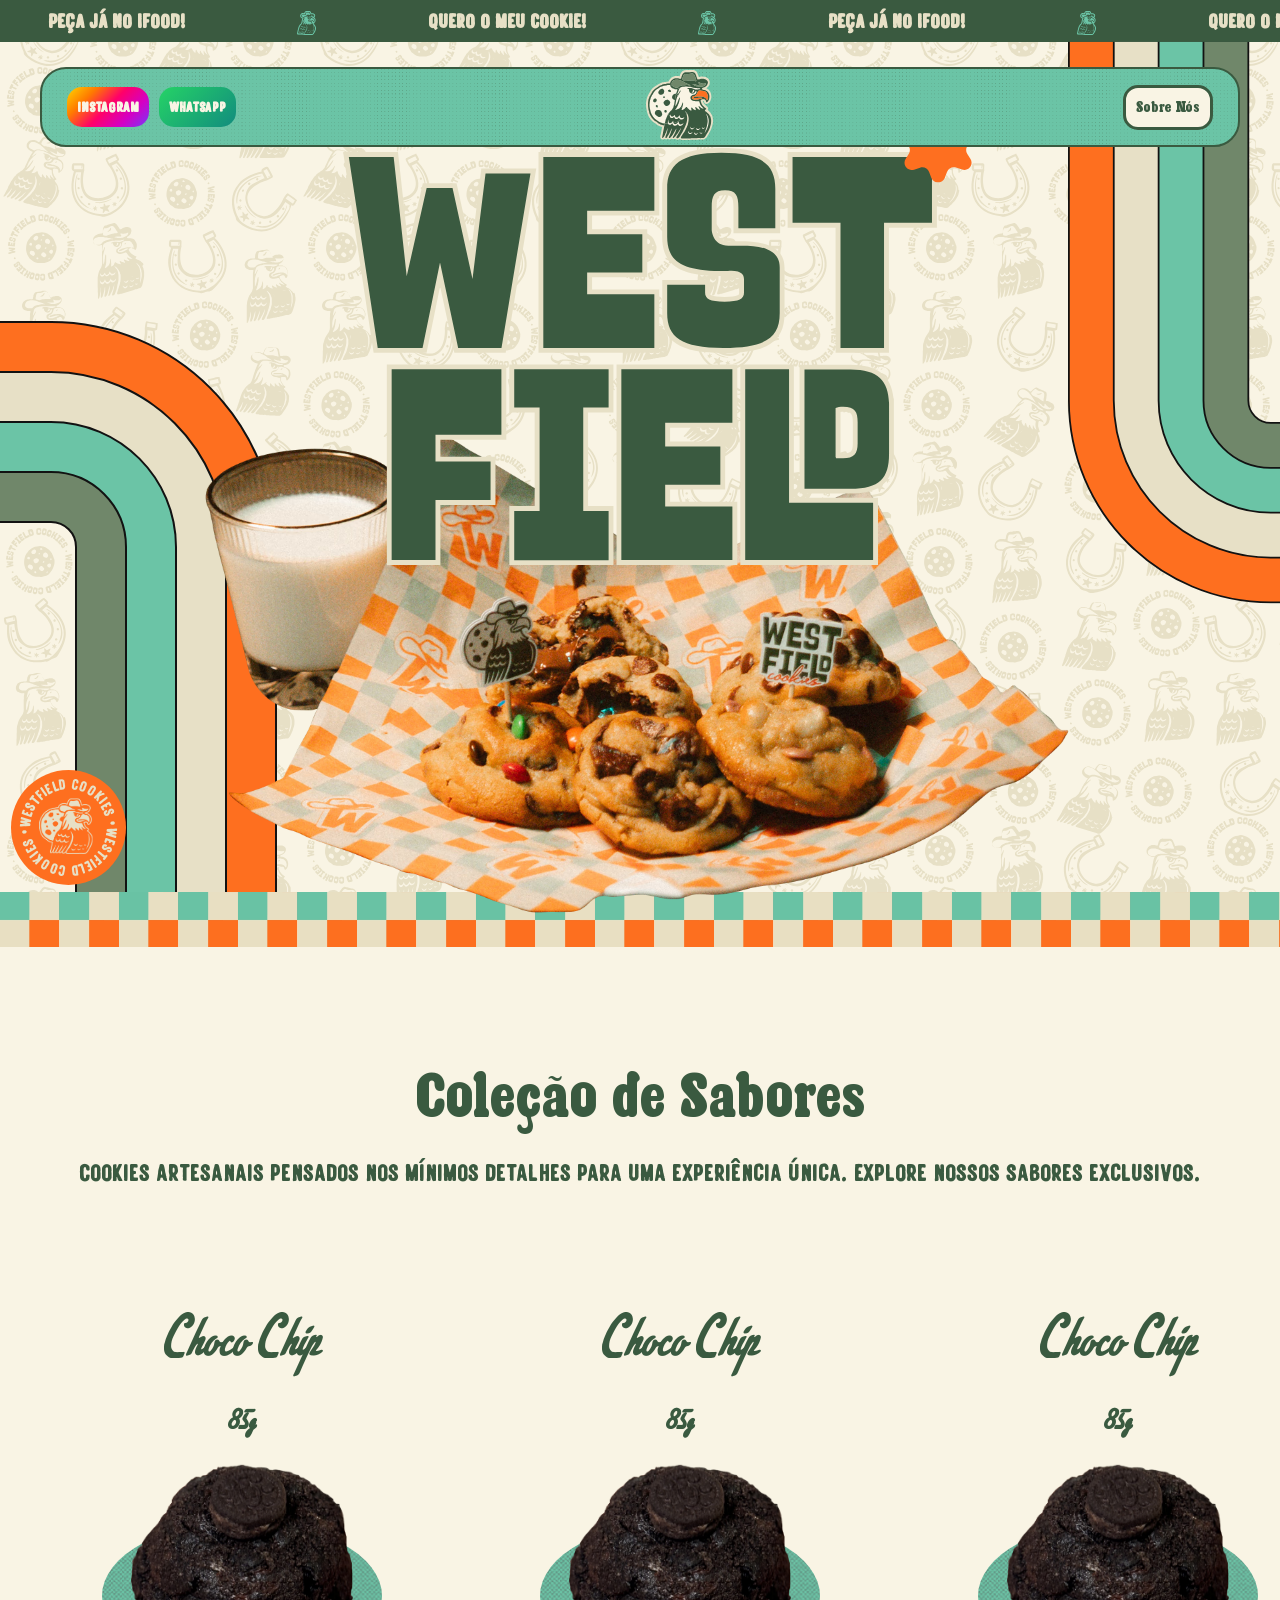
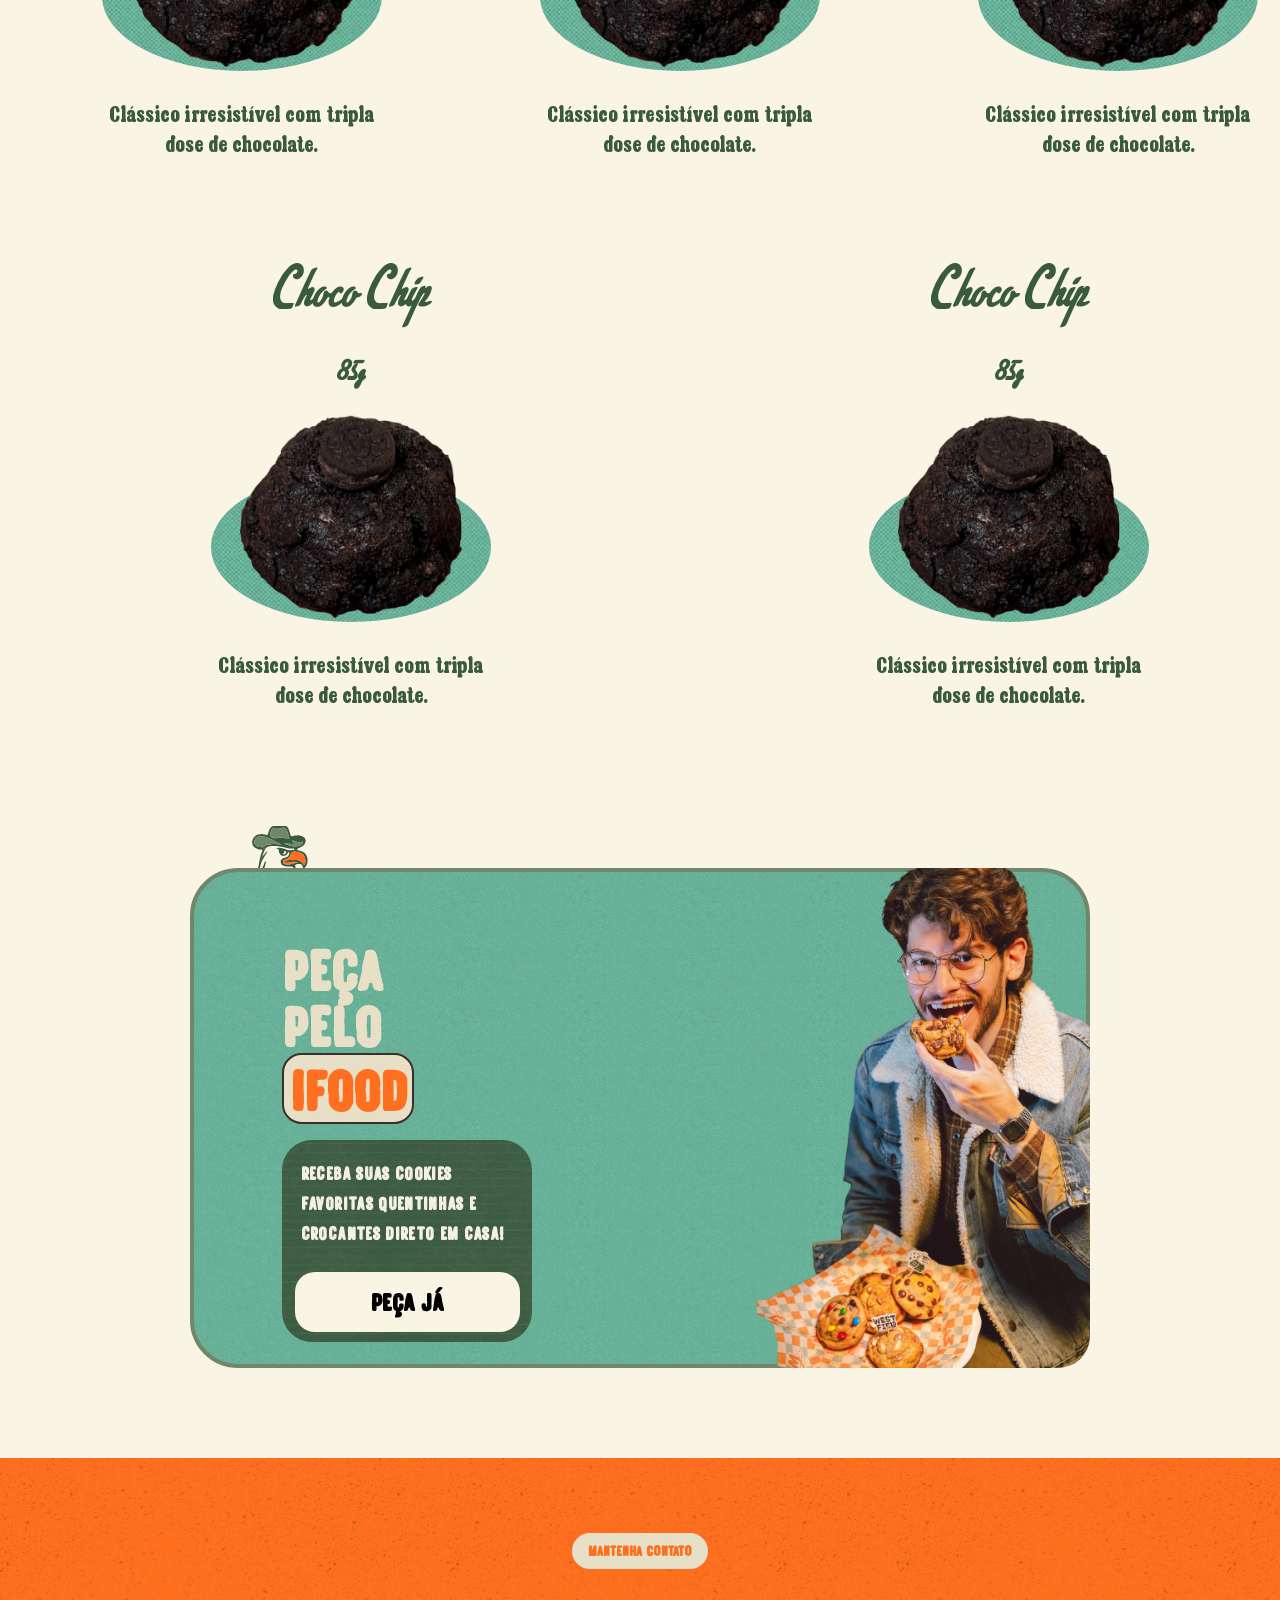
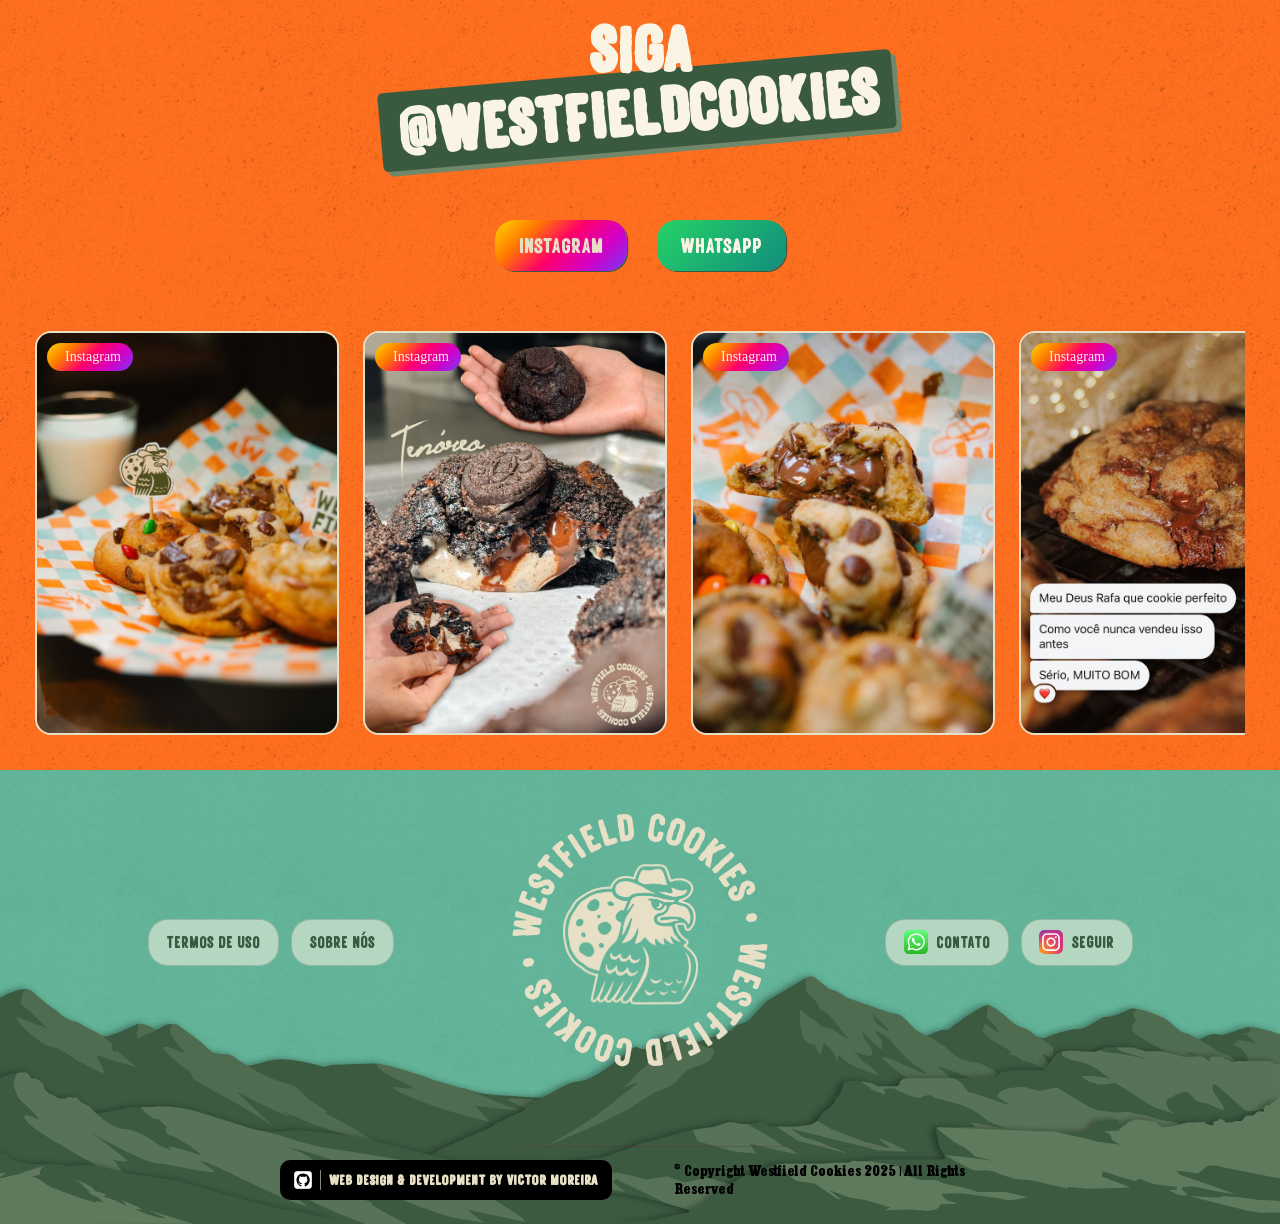
<file: index.html>
<!DOCTYPE html>
<html lang="pt-BR">
<head>
    <meta charset="UTF-8">
    <meta name="viewport" content="width=device-width, initial-scale=1.0">
    <link rel="stylesheet" type="text/css" href="./resources/css/style.css">
    <script type="text/javascript" src="./resources/js/script.js" defer></script>
    <link rel="icon" type="image/svg+xml" href="./resources/img/icone-1.svg">

    <!-- ADD DIFFERENT FAVICONS LATER
    <link rel="icon" type="image/png" sizes="16x16" href="images/favicon-16x16.png">
    <link rel="icon" type="image/png" sizes="32x32" href="images/favicon-32x32.png">
    <link rel="apple-touch-icon" sizes="180x180" href="images/apple-touch-icon.png">
    <link rel="icon" type="image/png" sizes="192x192" href="images/android-chrome-192x192.png">

    tip: there are free online tools (like realfavicongenerator.net) that take one image (usually 512×512) and generate all the needed sizes + HTML for you.
 -->
    <title>Westfild Cookies</title>
</head>
<body>

  <!---------------------------- Ticker Track ---------------------------->
  <a class="ticker-link" href="https://www.ifood.com.br" target="_blank">
    <div class="ticker">
      <div class="ticker_track" id="tickerTrack"></div>
        <div class="rainbow-right-container"></div>
          <!-- RAINBOW RIGHT SIDE -->
          <svg class="rainbow-side-right" xmlns="http://www.w3.org/2000/svg" width="100%" viewBox="0 0 321 626" fill="none">

            <!-- BLACK OUTLINES -->
            <path d="M26 0V400C26 510.457 115.543 600 226 600H321"
                  stroke="#121212" stroke-width="52"
                  class="black-stroke stroke-anim"></path>

            <path d="M76 0V400C76 482.843 143.157 550 226 550H321"
                  stroke="#121212" stroke-width="52"
                  class="black-stroke stroke-anim"></path>

            <path d="M126 0V400C126 455.228 170.772 500 226 500H321"
                  stroke="#121212" stroke-width="52"
                  class="black-stroke stroke-anim"></path>

            <path d="M176 0V400C176 427.614 198.386 450 226 450H321"
                  stroke="#121212" stroke-width="52"
                  class="black-stroke stroke-anim"></path>

            <!-- RAINBOW COLORS -->
            <path d="M26 0V400C26 510.457 115.543 600 226 600H321"
                  stroke="#FE6F1F" stroke-width="48"
                  class="rainbow-stroke stroke-anim"></path>

            <path d="M76 0V400C76 482.843 143.157 550 226 550H321"
                  stroke="#E7E0C6" stroke-width="48"
                  class="rainbow-stroke stroke-anim"></path>

            <path d="M126 0V400C126 455.228 170.772 500 226 500H321"
                  stroke="#6BC4A6" stroke-width="48"
                  class="rainbow-stroke stroke-anim"></path>

            <path d="M176 0V400C176 427.614 198.386 450 226 450H321"
                  stroke="#70876A" stroke-width="48"
                  class="rainbow-stroke stroke-anim"></path>

          </svg>
        </div>  
      </div>
    </div>
  </a>

  <!---------------------------- Nav Section ---------------------------->
  <nav class="nav-section">
    <div class="nav-buttons-contacts desktop-only">
      <a href="https://www.instagram.com/westfieldcookies/" class="insta-btn-nav">
        instagram
      </a>
      <a href="https://westfieldcookies.carrd.co/" class="whats-btn-nav">
        WhatsApp
      </a>
    </div>

    <div class="logo">
      <img src="./resources/img/logo-3.1.svg" alt="Westfield Cookies logo">
    </div>

    <div class="nav-buttons-right desktop-only">
      <div class="nav-buttons">
        <a href="./about/index.html">
          <button class="nav-button-about">Sobre Nós</button>
        </a>
      </div>
    </div>

    <div class="hamburger" id="hamburger-btn">
      <div class="bar"></div>
      <div class="bar"></div>
      <div class="bar"></div>
    </div>
    </nav>

    <div class="overlay-menu" id="nav-menu">
      <nav class="overlay-menu__nav">
        <a class="overlay-menu__link overlay-menu__link--1" href="./about/index.html">
          <img class="overlay-menu__link-icon" src="./resources/img/logo-6.1.svg" alt="01">
          <span class="overlay-menu__link-text">Sobre Nós</span>
        </a>

        <a class="overlay-menu__link overlay-menu__link--2" href="https://instagram.com/...">
          <img class="overlay-menu__link-icon" src="./resources/img/logo-6-INSTA.svg" alt="02">
          <span class="overlay-menu__link-text">Instagram</span>
        </a>

        <a class="overlay-menu__link overlay-menu__link--3" href="https://wa.me/...">
          <img class="overlay-menu__link-icon" src="./resources/img/logo-5.1_WHATSAPP.svg" alt="03">
          <span class="overlay-menu__link-text">WhatsApp</span>
        </a>
      </nav>

      <img class="dropdown-adesivo" src="./resources/img/adesivo-2.2.svg" alt="adesivo um cookie para cada mood">
    </div>


  <!---------------------------- Logo Circle Animation ---------------------------->
  <svg class="img-circle" viewBox="0 0 300 300" width="115" height="115">
    <defs>
        <path id="circlePath" d="M150,150 m-100,0 a100,100 0 1,1 200,0 a100,100 0 1,1 -200,0"/>
    </defs>
    <!------ Logo in center ------>
    <image href="./resources/img/icone-3-transperent.svg" x="71" y="71" width="155" height="155"/>

    <!------ Spinning Text ------>
    <g class="spinning-text">
        <!------ First part of text ------>
        <text>
            <textPath href="#circlePath" startOffset="0%" fill="#e7e0c6">WESTFIELD COOKIES <tspan dy="-2" font-size="40px" fill="#e7e0c6">•</tspan></textPath>
        </text>
        <!------- First part of text ------>
        <text>
            <textPath href="#circlePath" startOffset="50%" fill="#e7e0c6">WESTFIELD COOKIES <tspan dy="-2" font-size="40px" fill="#e7e0c6">•</tspan></textPath>
        </text>
    </g>
  </svg>

  <!---------------------------- BANNER -------------------------->
  <div class="banner">
    <div class="logo-banner">
      <img src="resources/img/logotipo-6.0.svg" alt="logotipo">
      <img class="adesivo" src="./resources/img/adesivo-5.svg" alt="adesivo">
    </div>
    <img class="plate" src="./resources/img/cookie-e-leite.avif" alt="plate">
    <!-- BANNER DECORATIONS -->
    <div class="pattern-decor">
      <!-- RAINBOW LEFT -->
      <div class="rainbow-left-container">
        <!-- LEFT SIDE -->
        <svg class="rainbow-side-left" xmlns="http://www.w3.org/2000/svg" width="100%" viewBox="0 0 321 626" fill="none">

          <!-- BLACK OUTLINES -->
          <path d="M26 0V400C26 510.457 115.543 600 226 600H321"
                stroke="#121212" stroke-width="52"
                class="black-stroke stroke-anim"></path>

          <path d="M76 0V400C76 482.843 143.157 550 226 550H321"
                stroke="#121212" stroke-width="52"
                class="black-stroke stroke-anim"></path>

          <path d="M126 0V400C126 455.228 170.772 500 226 500H321"
                stroke="#121212" stroke-width="52"
                class="black-stroke stroke-anim"></path>

          <path d="M176 0V400C176 427.614 198.386 450 226 450H321"
                stroke="#121212" stroke-width="52"
                class="black-stroke stroke-anim"></path>

          <!-- RAINBOW COLORS -->
          <path d="M26 0V400C26 510.457 115.543 600 226 600H321"
                stroke="#fE6F1F" stroke-width="48"
                class="rainbow-stroke stroke-anim"></path>

          <path d="M76 0V400C76 482.843 143.157 550 226 550H321"
                stroke="#E7E0C6" stroke-width="48"
                class="rainbow-stroke stroke-anim"></path>

          <path d="M126 0V400C126 455.228 170.772 500 226 500H321"
                stroke="#6BC4A6" stroke-width="48"
                class="rainbow-stroke stroke-anim"></path>

          <path d="M176 0V400C176 427.614 198.386 450 226 450H321"
                stroke="#70876A" stroke-width="48"
                class="rainbow-stroke stroke-anim"></path>
        </svg>
      </div>
    </div>
  </div>

  <!---------------------------- FLAVORS -------------------------->
  <div class="flavors">
    <h2 class="flavors-title">Coleção de Sabores</h2>
    <h3>Cookies artesanais pensados nos mínimos detalhes para uma experiência única. Explore nossos sabores exclusivos.</h3>
  </div>

  <!---------------------------- CATALOG -------------------------->
  <section class="catalog-all-items">

    <!-- CATALOG ITEM 1 -->
    <div class="catalog-item" data-hover="./resources/img/pattern-2.svg">
      
      <div class="star star-1">
        <div class="ray big-ray"></div>
        <div class="ray big-ray vert"></div>
        <div class="ray small-ray"></div>
        <div class="ray small-ray b"></div>
        <div class="center"></div>
      </div>

      <div class="star star-2">
        <div class="ray big-ray"></div>
        <div class="ray big-ray vert"></div>
        <div class="ray small-ray"></div>
        <div class="ray small-ray b"></div>
        <div class="center"></div>
      </div>

      <div class="star star-3">
        <div class="ray big-ray"></div>
        <div class="ray big-ray vert"></div>
        <div class="ray small-ray"></div>
        <div class="ray small-ray b"></div>
        <div class="center"></div>
      </div>

      <div class="star star-4">
        <div class="ray big-ray"></div>
        <div class="ray big-ray vert"></div>
        <div class="ray small-ray"></div>
        <div class="ray small-ray b"></div>
        <div class="center"></div>
      </div>

      <div class="star star-5">
        <div class="ray big-ray"></div>
        <div class="ray big-ray vert"></div>
        <div class="ray small-ray"></div>
        <div class="ray small-ray b"></div>
        <div class="center"></div>
      </div>


      <img class="cookie-img-swap" src="./resources/img/cookie-transparent.svg"
          data-hover="./resources/img/cookie-transparent-open.svg" alt="cookie image"/>

      <h3 class="item-title">Choco Chip</h3>
      <p class="item-weight">85g</p>

      <div class="cookie-wrapper">
        <img class="catalog-img img-1" src="./resources/img/chocolate-chunk-1.svg">
        <img class="catalog-img img-2" src="./resources/img/pink-chip-chocolate-1.svg">
        <img class="catalog-img img-3" src="./resources/img/Macadamia.svg">
      </div>

      <p class="item-description">Clássico irresistível com tripla dose de chocolate.</p>
    </div>

    <!-- Catolog Item 2 -->
    <div class="catalog-item" data-hover="./resources/img/pattern-2.svg">

      <div class="star star-1">
        <div class="ray big-ray"></div>
        <div class="ray big-ray vert"></div>
        <div class="ray small-ray"></div>
        <div class="ray small-ray b"></div>
        <div class="center"></div>
      </div>

      <div class="star star-2">
        <div class="ray big-ray"></div>
        <div class="ray big-ray vert"></div>
        <div class="ray small-ray"></div>
        <div class="ray small-ray b"></div>
        <div class="center"></div>
      </div>

      <div class="star star-3">
        <div class="ray big-ray"></div>
        <div class="ray big-ray vert"></div>
        <div class="ray small-ray"></div>
        <div class="ray small-ray b"></div>
        <div class="center"></div>
      </div>

      <div class="star star-4">
        <div class="ray big-ray"></div>
        <div class="ray big-ray vert"></div>
        <div class="ray small-ray"></div>
        <div class="ray small-ray b"></div>
        <div class="center"></div>
      </div>

      <div class="star star-5">
        <div class="ray big-ray"></div>
        <div class="ray big-ray vert"></div>
        <div class="ray small-ray"></div>
        <div class="ray small-ray b"></div>
        <div class="center"></div>
      </div>


      <h3 class="item-title">Choco Chip</h3>
      <p class="item-weight">85g</p>

      <img class="cookie-img-swap" src="./resources/img/cookie-transparent.svg"
          data-hover="./resources/img/cookie-transparent-open.svg">

      <div class="cookie-wrapper">
        <img class="catalog-img img-1" src="./resources/img/chocolate-chunk-1.svg">
        <img class="catalog-img img-2" src="./resources/img/pink-chip-chocolate-1.svg">
        <img class="catalog-img img-3" src="./resources/img/Macadamia.svg">
      </div>

      <p class="item-description">Clássico irresistível com tripla dose de chocolate.</p>
    </div>

    <!-- Catalog Item 3 -->
    <div class="catalog-item" data-hover="./resources/img/pattern-2.svg">

      <div class="star star-1">
        <div class="ray big-ray"></div>
        <div class="ray big-ray vert"></div>
        <div class="ray small-ray"></div>
        <div class="ray small-ray b"></div>
        <div class="center"></div>
      </div>

      <div class="star star-2">
        <div class="ray big-ray"></div>
        <div class="ray big-ray vert"></div>
        <div class="ray small-ray"></div>
        <div class="ray small-ray b"></div>
        <div class="center"></div>
      </div>

      <div class="star star-3">
        <div class="ray big-ray"></div>
        <div class="ray big-ray vert"></div>
        <div class="ray small-ray"></div>
        <div class="ray small-ray b"></div>
        <div class="center"></div>
      </div>

      <div class="star star-4">
        <div class="ray big-ray"></div>
        <div class="ray big-ray vert"></div>
        <div class="ray small-ray"></div>
        <div class="ray small-ray b"></div>
        <div class="center"></div>
      </div>

      <div class="star star-5">
        <div class="ray big-ray"></div>
        <div class="ray big-ray vert"></div>
        <div class="ray small-ray"></div>
        <div class="ray small-ray b"></div>
        <div class="center"></div>
      </div>

      <h3 class="item-title">Choco Chip</h3>
      <p class="item-weight">85g</p>

      <img class="cookie-img-swap" src="./resources/img/cookie-transparent.svg"
          data-hover="./resources/img/cookie-transparent-open.svg">

      <div class="cookie-wrapper">
        <img class="catalog-img img-1" src="./resources/img/chocolate-chunk-1.svg">
        <img class="catalog-img img-2" src="./resources/img/pink-chip-chocolate-1.svg">
        <img class="catalog-img img-3" src="./resources/img/Macadamia.svg">
      </div>

      <p class="item-description">Clássico irresistível com tripla dose de chocolate.</p>
    </div>

    <!-- Catalog Item 4 -->
    <div class="catalog-item" data-hover="./resources/img/pattern-2.svg">

      <div class="star star-1">
        <div class="ray big-ray"></div>
        <div class="ray big-ray vert"></div>
        <div class="ray small-ray"></div>
        <div class="ray small-ray b"></div>
        <div class="center"></div>
      </div>

      <div class="star star-2">
        <div class="ray big-ray"></div>
        <div class="ray big-ray vert"></div>
        <div class="ray small-ray"></div>
        <div class="ray small-ray b"></div>
        <div class="center"></div>
      </div>

      <div class="star star-3">
        <div class="ray big-ray"></div>
        <div class="ray big-ray vert"></div>
        <div class="ray small-ray"></div>
        <div class="ray small-ray b"></div>
        <div class="center"></div>
      </div>

      <div class="star star-4">
        <div class="ray big-ray"></div>
        <div class="ray big-ray vert"></div>
        <div class="ray small-ray"></div>
        <div class="ray small-ray b"></div>
        <div class="center"></div>
      </div>

      <div class="star star-5">
        <div class="ray big-ray"></div>
        <div class="ray big-ray vert"></div>
        <div class="ray small-ray"></div>
        <div class="ray small-ray b"></div>
        <div class="center"></div>
      </div>

      <h3 class="item-title">Choco Chip</h3>
      <p class="item-weight">85g</p>

      <img class="cookie-img-swap" src="./resources/img/cookie-transparent.svg"
          data-hover="./resources/img/cookie-transparent-open.svg">

      <div class="cookie-wrapper">
        <img class="catalog-img img-1" src="./resources/img/chocolate-chunk-1.svg">
        <img class="catalog-img img-2" src="./resources/img/pink-chip-chocolate-1.svg">
        <img class="catalog-img img-3" src="./resources/img/Macadamia.svg">
      </div>

      <p class="item-description">Clássico irresistível com tripla dose de chocolate.</p>
    </div>

    <!-- Catalog Item 5 -->
    <div class="catalog-item" data-hover="./resources/img/pattern-2.svg">

      <div class="star star-1">
        <div class="ray big-ray"></div>
        <div class="ray big-ray vert"></div>
        <div class="ray small-ray"></div>
        <div class="ray small-ray b"></div>
        <div class="center"></div>
      </div>

      <div class="star star-2">
        <div class="ray big-ray"></div>
        <div class="ray big-ray vert"></div>
        <div class="ray small-ray"></div>
        <div class="ray small-ray b"></div>
        <div class="center"></div>
      </div>

      <div class="star star-3">
        <div class="ray big-ray"></div>
        <div class="ray big-ray vert"></div>
        <div class="ray small-ray"></div>
        <div class="ray small-ray b"></div>
        <div class="center"></div>
      </div>

      <div class="star star-4">
        <div class="ray big-ray"></div>
        <div class="ray big-ray vert"></div>
        <div class="ray small-ray"></div>
        <div class="ray small-ray b"></div>
        <div class="center"></div>
      </div>

      <div class="star star-5">
        <div class="ray big-ray"></div>
        <div class="ray big-ray vert"></div>
        <div class="ray small-ray"></div>
        <div class="ray small-ray b"></div>
        <div class="center"></div>
      </div>

      <h3 class="item-title">Choco Chip</h3>
      <p class="item-weight">85g</p>

      <img class="cookie-img-swap" src="./resources/img/cookie-transparent.svg"
          data-hover="./resources/img/cookie-transparent-open.svg">

      <div class="cookie-wrapper">
        <img class="catalog-img img-1" src="./resources/img/chocolate-chunk-1.svg">
        <img class="catalog-img img-2" src="./resources/img/pink-chip-chocolate-1.svg">
        <img class="catalog-img img-3" src="./resources/img/Macadamia.svg">
      </div>

      <p class="item-description">Clássico irresistível com tripla dose de chocolate.</p>
    </div>

  </section>

  <!---------------------------- IFOOD SECTION ---------------------------->
  <section class="ifood-cta">
    <div class="eagle-img">
      <img src="./resources/img/adesivo-4.1.svg" alt="ilustracão de águia com chapéu de cowboy">
    </div>
    
    <div class="ifood-cta-content">
      <div class="ifood-text">
        <h2 class="ifood-title">
          <span style="--brand-color:#E7E0C6">Peça</span>
          <span style="--brand-color:#E7E0C6">Pelo</span>
          <span class="font-cycle" style="--brand-color:#FE6F1F">iFood</span>
        </h2>
        <div class="ifood-text-bottom">
          <p>Receba suas cookies favoritas quentinhas e crocantes direto em casa!</p>

          <button class="c-btn-magnetic">
            <span class="c-btn-magnetic__text">Peça Já</span>
            <span class="c-btn-magnetic__fill"></span>
          </button>
        </div>
        

      </div>
      <div class="ifood-image">
        <img src="./resources/img/comendo-cookie.webp" alt="iFood Delivery Banner">
      </div> 
    </div>
  </section>

  <!---------------------------- INSTAGRAM SECTION ---------------------------->
  <section class="insta-feed">

    <div class="insta-feed-content">
      <div class="insta-header">
        <span class="insta-tag">Mantenha contato</span>
        <h2 class="insta-siga">SIGA</h2>
        <h2 class="insta-hashtag">@WESTFIELDCOOKIES</h2>

        <div class="insta-social-buttons">
          <a class="insta-btn" href="https://www.instagram.com/westfieldcookies/">
            <i class="fab fa-instagram"></i> Instagram
          </a>
          <a  class="whats-btn" href="https://westfieldcookies.carrd.co/?utm_source=ig&utm_medium=social&utm_content=link_in_bio">
            <i class="fab fa-whatsapp"></i> WhatsApp
          </a>
        </div>

      </div>

      <!-- CONTINUOUS SLIDER -->
      <div class="insta-slider">
        <div class="insta-track" id="instaTrack">

          <div class="insta-item">
            <a href="https://www.instagram.com/p/DRNx98ej8Nc/?utm_source=ig_web_copy_link&igsh=MzRlODBiNWFlZA==" target="_blank">
              <img src="./resources/img/inst-post-1.jpg" alt="">
              <span class="insta-label">
                <i class="fab fa-instagram"></i> Instagram
              </span>
            </a>
          </div>

          <div class="insta-item">
            <a href="https://www.instagram.com/p/DPfMGSVDRil/?utm_source=ig_web_copy_link&igsh=MzRlODBiNWFlZA==" target="_blank">
              <img src="./resources/img/inst-post-2.jpg" alt="">
              <span class="insta-label">
                <i class="fab fa-instagram"></i> Instagram
              </span>
            </a>
          </div>

          <div class="insta-item">
            <a href="https://www.instagram.com/p/DRNx98ej8Nc/?utm_source=ig_web_copy_link&igsh=MzRlODBiNWFlZA==" target="_blank">
              <img src="./resources/img/inst-post-3.jpg" alt="">
              <span class="insta-label">
                <i class="fab fa-instagram"></i> Instagram
              </span>
            </a>
          </div>

          <div class="insta-item">
            <a href="https://www.instagram.com/p/DBH7akTvZ_a/?utm_source=ig_web_copy_link&igsh=MzRlODBiNWFlZA==" target="_blank">
              <img src="./resources/img/inst-post-4.jpg" alt="">
                <span class="insta-label">
                  <i class="fab fa-instagram"></i> Instagram
              </span>
            </a>
          </div>

          <div class="insta-item">
            <a href="https://www.instagram.com/p/DC0FAMyvj0c/?utm_source=ig_web_copy_link&igsh=MzRlODBiNWFlZA==" target="_blank">
              <img src="./resources/img/inst-post-5.jpg" alt="">
              <span class="insta-label">
                <i class="fab fa-instagram"></i> Instagram
              </span>
            </a>
          </div>

          <div class="insta-item">
            <a href="https://www.instagram.com/p/DRNx98ej8Nc/?utm_source=ig_web_copy_link&igsh=MzRlODBiNWFlZA==" target="_blank">
              <img src="./resources/img/inst-post-1.jpg" alt="">
              <span class="insta-label">
                <i class="fab fa-instagram"></i> Instagram
              </span>
            </a>
          </div>

          <div class="insta-item">
            <a href="https://www.instagram.com/p/DPfMGSVDRil/?utm_source=ig_web_copy_link&igsh=MzRlODBiNWFlZA==" target="_blank">
              <img src="./resources/img/inst-post-2.jpg" alt="">
              <span class="insta-label">
                <i class="fab fa-instagram"></i> Instagram
              </span>
            </a>
          </div>

          <div class="insta-item">
            <a href="https://www.instagram.com/p/DRNx98ej8Nc/?utm_source=ig_web_copy_link&igsh=MzRlODBiNWFlZA==" target="_blank">
              <img src="./resources/img/inst-post-3.jpg" alt="">
              <span class="insta-label">
                <i class="fab fa-instagram"></i> Instagram
              </span>
            </a>
          </div>

          <div class="insta-item">
            <a href="https://www.instagram.com/p/DBH7akTvZ_a/?utm_source=ig_web_copy_link&igsh=MzRlODBiNWFlZA==" target="_blank">
              <img src="./resources/img/inst-post-4.jpg" alt="">
                <span class="insta-label">
                  <i class="fab fa-instagram"></i> Instagram
              </span>
            </a>
          </div>

          <div class="insta-item">
            <a href="https://www.instagram.com/p/DC0FAMyvj0c/?utm_source=ig_web_copy_link&igsh=MzRlODBiNWFlZA==" target="_blank">
              <img src="./resources/img/inst-post-5.jpg" alt="">
              <span class="insta-label">
                <i class="fab fa-instagram"></i> Instagram
              </span>
            </a>
          </div>

              <div class="insta-item">
            <a href="https://www.instagram.com/p/DRNx98ej8Nc/?utm_source=ig_web_copy_link&igsh=MzRlODBiNWFlZA==" target="_blank">
              <img src="./resources/img/inst-post-1.jpg" alt="">
              <span class="insta-label">
                <i class="fab fa-instagram"></i> Instagram
              </span>
            </a>
          </div>

          <div class="insta-item">
            <a href="https://www.instagram.com/p/DPfMGSVDRil/?utm_source=ig_web_copy_link&igsh=MzRlODBiNWFlZA==" target="_blank">
              <img src="./resources/img/inst-post-2.jpg" alt="">
              <span class="insta-label">
                <i class="fab fa-instagram"></i> Instagram
              </span>
            </a>
          </div>

          <div class="insta-item">
            <a href="https://www.instagram.com/p/DRNx98ej8Nc/?utm_source=ig_web_copy_link&igsh=MzRlODBiNWFlZA==" target="_blank">
              <img src="./resources/img/inst-post-3.jpg" alt="">
              <span class="insta-label">
                <i class="fab fa-instagram"></i> Instagram
              </span>
            </a>
          </div>

          <div class="insta-item">
            <a href="https://www.instagram.com/p/DBH7akTvZ_a/?utm_source=ig_web_copy_link&igsh=MzRlODBiNWFlZA==" target="_blank">
              <img src="./resources/img/inst-post-4.jpg" alt="">
                <span class="insta-label">
                  <i class="fab fa-instagram"></i> Instagram
              </span>
            </a>
          </div>

          <div class="insta-item">
            <a href="https://www.instagram.com/p/DC0FAMyvj0c/?utm_source=ig_web_copy_link&igsh=MzRlODBiNWFlZA==" target="_blank">
              <img src="./resources/img/inst-post-5.jpg" alt="">
              <span class="insta-label">
                <i class="fab fa-instagram"></i> Instagram
              </span>
            </a>
          </div>

        </div>
      </div>
    </div>

  </section>

</body>

<!---------------------------- FOOTER ---------------------------->
<footer class="site-footer">
  <div class="footer-top">
    
    <div class="footer-left">
      <a href="#" class="footer-button-1">Termos de Uso</a>
      <a href="./about/index.html" class="footer-button-1">Sobre Nós</a>
    </div>

    <div class="footer-animation-wrapper">
      <svg class="footer-circle" viewBox="0 0 300 300">
          <defs>
              <path id="circlePathFooter" d="
                  M150,150 
                  m-100,0 
                  a100,100 0 1,1 200,0 
                  a100,100 0 1,1 -200,0
              "/>
          </defs>

          <image href="./resources/img/icone-3-transperent.svg"
                  x="71" y="71" width="155" height="155" 
                  class="footer-logo"/>

          <g class="spinning-text">
              <text>
                  <textPath href="#circlePathFooter" startOffset="0%" fill="#E7E0C6">
                      WESTFIELD COOKIES •
                  </textPath>
              </text>
              <text>
                  <textPath href="#circlePathFooter" startOffset="50%" fill="#E7E0C6">
                      WESTFIELD COOKIES •
                  </textPath>
              </text>
          </g>
      </svg>
    </div>

    <div class="footer-right">
      <a class="footer-button-1 icon-anim footer-contact" href="https://wa.me/55XXXXXXXXXX">
        <img src="./resources/img/whatsapp-1.svg" alt="WhatsApp">
        Contato
      </a>
      <a class="footer-button-1 icon-anim footer-contact" href="https://instagram.com/">
        <img src="./resources/img/instagram-1.svg" alt="Instagram">
        Seguir
      </a>
    </div>
    
  </div>

  <!-- FOOTER MOUNTAINS -->
  <div class="footer-mountains" aria-hidden="true">
    <svg
      class="footer-mountains__svg"
      xmlns="http://www.w3.org/2000/svg"
      xmlns:xlink="http://www.w3.org/1999/xlink"
      preserveAspectRatio="none"
      viewBox="21 0 1440 332"
      role="img"
      focusable="false"
    >
      <defs>
        <style>
          /* colors */
          .mountain-green-primary { fill: #3a5a40; }   /* thicket */
          .mountain-green-muted { fill: #70876a; }     /* meadow */

          /* opacity helpers */
          .mountain-shadow-soft { opacity: 0.55; }
          .mountain-shadow-mid { opacity: 0.7; }
          .mountain-shadow-group { opacity: 0.4; }

          /* filtered mountain wrappers */
          .mountain-filter-front { filter: url(#drop-shadow-6--footerMountains); }
          .mountain-filter-back-left { filter: url(#drop-shadow-1--footerMountains); }
          .mountain-filter-back-right { filter: url(#drop-shadow-2--footerMountains); }
          .mountain-filter-mid-left { filter: url(#drop-shadow-3--footerMountains); }
          .mountain-filter-front-left { filter: url(#drop-shadow-4--footerMountains); }
          .mountain-filter-mid-right { filter: url(#drop-shadow-5--footerMountains); }
        </style>

        <filter id="drop-shadow-1--footerMountains" filterUnits="userSpaceOnUse">
          <feOffset dx="-4" dy="0"/>
          <feGaussianBlur result="blur" stdDeviation="5"/>
          <feFlood flood-color="#000" flood-opacity=".4"/>
          <feComposite in2="blur" operator="in"/>
          <feComposite in="SourceGraphic"/>
        </filter>
        <filter id="drop-shadow-2--footerMountains" filterUnits="userSpaceOnUse">
          <feOffset dx="-4" dy="0"/>
          <feGaussianBlur result="blur-2" stdDeviation="5"/>
          <feFlood flood-color="#000" flood-opacity=".4"/>
          <feComposite in2="blur-2" operator="in"/>
          <feComposite in="SourceGraphic"/>
        </filter>
        <filter id="drop-shadow-3--footerMountains" filterUnits="userSpaceOnUse">
          <feOffset dx="-4" dy="0"/>
          <feGaussianBlur result="blur-3" stdDeviation="5"/>
          <feFlood flood-color="#000" flood-opacity=".4"/>
          <feComposite in2="blur-3" operator="in"/>
          <feComposite in="SourceGraphic"/>
        </filter>
        <filter id="drop-shadow-4--footerMountains" filterUnits="userSpaceOnUse">
          <feOffset dx="-4" dy="0"/>
          <feGaussianBlur result="blur-4" stdDeviation="5"/>
          <feFlood flood-color="#000" flood-opacity=".4"/>
          <feComposite in2="blur-4" operator="in"/>
          <feComposite in="SourceGraphic"/>
        </filter>
        <filter id="drop-shadow-5--footerMountains" filterUnits="userSpaceOnUse">
          <feOffset dx="-4" dy="0"/>
          <feGaussianBlur result="blur-5" stdDeviation="5"/>
          <feFlood flood-color="#000" flood-opacity=".4"/>
          <feComposite in2="blur-5" operator="in"/>
          <feComposite in="SourceGraphic"/>
        </filter>
        <filter id="drop-shadow-6--footerMountains" filterUnits="userSpaceOnUse">
          <feOffset dx="-4" dy="0"/>
          <feGaussianBlur result="blur-6" stdDeviation="5"/>
          <feFlood flood-color="#000" flood-opacity=".4"/>
          <feComposite in2="blur-6" operator="in"/>
          <feComposite in="SourceGraphic"/>
        </filter>
      </defs>

      <!-- BACK LEFT -->
      <g id="left-3">
        <path
          id="back-left-mountain"
          class="mountain-green-primary mountain-filter-back-left"
          d="M540.5,158.51c5.3-.88,9.71,7.07,43.72,9.24,73.51,4.7,90.19,10.76,94.94,8.44s-64.03,24.93-64.03,24.93l-61.38,33.35-45.92,12.79-125.85-5.06-326.77-28.28-30.03-28.26-4.17-35.88V45.8l-.1-2.76,7.59-4.31,6.95-2.98s14.35-7.63,20.75-1.45,18.33,18.12,23.85,21.87,8.63,8.47,14.79,12.81c7.07,4.97,11.37,3.31,16.89,7.62s15.23,8.61,24.07,14.9c6.63,4.72,39.85-15.12,39.85-15.12,0,0,7.42-1.43,19.54,6.73,5.41,3.64,8.5-9.38,24.84-5.74.79.18,21.57,17.72,25.35,20.92.39.33.77.68,1.13,1.04l13.15,13.25s7.5,2.67,16.55,2.67c7.05,0,9.83,6.49,22.53,14.11,3.31,1.99,26.03-7.16,27.82-6.51,1.21.44,10.16-5.19,49.02,5.41,3.13.85,5.03,1.56,6.17,2.09,1.4.64,2.96.87,4.49.71l8.22-2.01c.66-.16,1.33-.26,2.01-.28,6.44-.25,41.41-1.62,46.45-1.62,6.62,0,31.35,7.95,31.35,7.95,0,0,30.36,10.47,31.63,11.92l34.61,11.48Z"
        />
        <g id="back-left-shadow" class="mountain-shadow-group">
          <path id="back-left-shadow-1" class="mountain-green-muted" d="M139.21,139.58c-2.44-4.53-3.16-8.8-4.8-11.65-10.43-18.05,1.44-8.8,13.74-4.64,13.03,4.41,27.49,8.45,27.49,8.45,0,0-14.1-10.9-22.36-20.53-2.32,2.15-8.36-.04-6.46-9.11.23-1.1-9.52-9.52-11.04-10.6-8.83-6.29-18.55-10.6-24.07-14.9-5.52-4.31-9.83-2.65-16.89-7.62-6.16-4.33-9.27-9.05-14.79-12.81s-17.44-15.69-23.85-21.87-8.89,2.39-8.89,2.39c0,0-4.97,13.08-1.16,15.9s28.48,29.64,28.48,29.64l-33.95-14.08s-4.52,4.13,15.23,21.86c25.83,23.18,24.36,11.85,37.09,22.02,23.54,18.82,47.19,29.38,46.2,27.54Z"/>
          <path id="back-left-shadow-2" class="mountain-green-muted" d="M195.18,83.11c-12.12-8.16-19.54-6.73-19.54-6.73,0,0,4.31,5.08-2.1,12.36-.97,1.11,3.09.44,3.09.44,0,0-4.23,7.31,1.1,4.64,3.68-1.84,21.45-10.65,21.45-10.65,0,0-.69.3-1.48.45-.34.06-1.22.38-2.53-.5Z"/>
          <path id="back-left-shadow-3" class="mountain-green-muted" d="M383.74,208.86c34.65,12.64,56.19,17.47,59.39,19.65-19.85-19.21-60.91-39.24-56.52-38.86,7.71.66-4.75-5.95-17-16.12-8.11-6.73-13.64-17.63-22.08-19.65-21.97-5.26-48.37-24.25-48.8-24.51-12.7-7.62-15.48-14.11-22.53-14.11-9.05,0-16.55-2.67-16.55-2.67l-13.15-13.25c-.36-.37-.74-.71-1.13-1.04-3.79-3.2-24.56-20.74-25.35-20.92-1.73-.39-3.15-.9-5.43-.77-1.07,1.74-.35,5.33-1.04,5.08-2.23-.82-1.02,8.52,4.15,16.08,4.84,7.08,12.49,16.94,9.49,15.5-36.65-17.66-21.34-1.08-4.86,14.03,7.57,6.93,17.75,13.65,14.93,16.81-3.23,3.61,59.92,36.95,90.17,62.78,4.57,3.91-44.6-47.3-39.3-43.72,17,11.48,72.86,40.63,55.42,28.92-14.07-9.44,25.94,11.58,40.18,16.78Z"/>
          <path id="back-left-shadow-4" class="mountain-green-muted" d="M600.56,184.4c-15.29-4.7-35.31-15.52-48.12-21.59-3.81-1.81-7.11-3.43-9.33-4.11-1.21-.37-2.01-.29-2.6-.2l-34.61-11.48c-1.27-1.45-31.63-11.92-31.63-11.92,0,0-21.37-6.87-29.7-7.83,0,0-1.82,6.12,21.53,19.37,16.52,9.37,33.19,15.72,1.58,10.6-14.72-2.38,12.73,12.9,43.79,25,28.74,11.2,60.77,19.21,60.77,19.21l-16.73-20.53s64.42,9.44,45.04,3.48Z"/>
          <path id="back-left-shadow-4-2" data-name="back-left-shadow-4" class="mountain-green-muted" d="M591.81,173.68l28.29,15.01,49.98-12.61s-55.12-4.26-65.88-4.02c-6.24.14-8.95-.45-10.77-.05-.4.09-1.61,1.68-1.61,1.68Z"/>
        </g>
      </g>

      <!-- BACK RIGHT -->
      <g id="right-3">
        <path
          id="back-right-mountain"
          class="mountain-green-primary mountain-filter-back-right"
          d="M1461.08,136.46v-46.61l-8.46-3.15s-18.83-6.4-25.34-6.13c-8.87.37-22.32,8.34-30.11,9.66-2.83.48-8.6-1.23-11.45-.89-4.28.51-15.9,6.62-15.9,6.62,0,0-11.92-7.29-15.23-7.62-3.54-.35-10.65-6.46-18.49-15.32-2.71-3.06-27.71-16.64-42.45-16.31-2.22.05-19.54,11.43-28.81,10.6-6.3-.56-20.2,17.55-35.27,16.06-1.04-.1-17.72,3.31-30.47,9.94-6.24,3.24-10.43.17-17.88-6.62-8.35-7.61-12.59-2.82-25.83-16.89-11.7-12.43-20.06-16.77-22.52-17.39-5.74-1.44-38.06,25.11-39.98,26.96l-4.84,4.67s-5.68-.25-7.51.17c-4.47,1-16.73,7.45-16.73,7.45,0,0-9.85-4.89-13.41-8.45-3.56-3.56-14.14-17.2-17.55-18.38s-11.59-2.82-11.59-2.82l-47.58-18.84-9.36-6.98c-1.62-1.21-3.44-2.13-5.37-2.72l-5.03-1.54-16.15-14.47c-2.92-1.94-6.72-1.94-9.65,0l-44.85,29.7s-12.62,16.48-17.22,21.64c-1.09,1.22-3.26,3.74-4.64,4.64-2.43,1.58-8.39,2.61-10.82,4.2-2.22,1.45-5.07,6.47-7.51,7.51s-8.21-.93-10.6.22c-1.17.56-2.28,3.2-3.31,3.97-5.25,3.92-24.07,10.38-24.07,10.38l-17-4.2s-18.36-6.63-21.64-2.65c-9.27,11.26-15.57,20.73-29.37,13.03-3.22-1.8-32.46,28.66-43.28,34.25-3.64,1.88-12.14,9.25-25.61,10.13-8.1.53-40.54,23.32-43.94,24.73s-14.46,13.47-18.44,15.01-23.18,12.14-23.18,12.14l-4.2,1.21h0c-1.29,2.5-3.35,4.51-5.89,5.72-14.59,6.97-65.22,31.36-66.57,34.92-.94,2.46,35.4,14.43,43.87,14.46,4.55.01,11.04-.57,14.35-.57s39.63,2.21,42.06,2.65,42.5,2.76,44.71,3.64,42.83-6.73,44.38-6.95,25.02-12.92,26.83-12.92,12.47-.11,18.89.33,33.32-11.37,33.32-11.37l110.62,3.97,576.06-100.82Z"
        />
        <g id="back-right-shadow" class="mountain-shadow-group">
          <path id="back-right-shadow-1" class="mountain-green-muted" d="M817.32,125.12c7.82-7.29,7.37-14.08,6.38-16.15-.32-.66-7.66-1.81-12.75-4.22-3.92-1.86-5.93-5.19-5.93-5.19l-17-4.2-12.59-3.28s-1.25,2.29-1.37,3.1c-.49,3.36-4.14,4.47-3.27,15.98.19,2.51,7.81-4.33,11.12-4.54.73-.05-6.28,10.53-9.76,12.49s-7.66,2.97-4.32-.43c3.06-3.12-6.77-2.77-11.2,1.71-3.97,4.02-8.53,9.77-13.66,14.41-8.15,7.36-12.17,15.23-14.57,16.81-3.73,2.45-8.71,7.73-6.62,6.54,3.48-1.99,9.11-4.06,14.99-6.54,8.52-3.6-15.98,15.46-24.59,23.85-27.65,26.91-82.77,60.94-76.5,57.76,38.17-19.42,41.22-18.45,85.45-43.85,16.4-9.42,30.47-24.2,47.77-30.8,16.06-6.13,16.77-16.84,24.18-21.94,3.21-2.21,23.36-10.67,24.26-11.51Z"/>
          <path id="back-right-shadow-2" class="mountain-green-muted" d="M1148.12,145.93c-2.26-6.33-16.3-14.64-20.5-16.96s-6.75-2.66-8.61-3.23c-.84-.26-1.71-.47-2.59-.54-18.58-1.63-30.08-17.88-30.79-18.56-3.3-3.18-21.91-15.12-21.91-15.12,0,0-9.85-4.89-13.41-8.45-3.56-3.56-14.14-17.2-17.55-18.38-3.36-1.16-11.59-2.82-11.59-2.82l-23.33-9.24s2.15,4.34,4.76,8.96c2.4,4.23,5.19,8.69,7.08,10.27,3.16,2.63,11.37,12.81,11.37,12.81,0,0-.89,2.87-13.8-9.49-2.78-2.66-3.61-10.74-4.66-13.58-.28-.77-4.3-8.29-4.76-8.96l-4.94-1.96-19.32-7.65-9.36-6.98c-1.62-1.21-3.44-2.13-5.37-2.72l-5.03-1.54-16.15-14.47c-2.92-1.94-6.72-1.94-9.65,0,0,0-.58,6.88-.58,14.33,0,6.98,13,14.08,15.07,23.43,1.36,6.14,4.26.68,12.83,12.25s13.91,19.21,19.95,28.4c.9,1.37-18.97-14.74-24.84-14.24s-8.45-6.71-14.32-10.35c-11.17-6.92-14.95-17.49-15.32-10.68-1.49,27.57,6.54,43.58,14.57,41.9,3.56-.75,6.05,13.51,7.95,11.92s2.23-1.67,2.9-7.29c1.08-9.18,2.23-5.59,9.85,2.32,3.48,3.61,5.89,14.1,7.46,15.4,1.43,1.18-2.25-12.01,2.8-6.87s8.61,9.16,13.33,11.59c10.76,5.55,28.86,12.57,28.86,12.57l-.05-.61c-.1-1.22-.6-2.37-1.45-3.26-2.07-2.19-6.33-6.52-10.48-9.86-8.21-6.59-9.31-11.59-14.41-15.07-4.08-2.79,10.54,2.84,14.74,4.06,8.74,2.53,5.38-11.18-.75-17.72-5.27-5.63-5.18-14.33-3.23-11.76,15.57,20.53,20.75,21.52,20.78,20.53.22-6.18-.31-10.45-2.37-13.16-14.35-18.88,7.9-3.16,12.02,3.04,5.63,8.47,9.72,12.27,15.8,19.93,8.6,10.82,18.88,14.9,22.19,19.43,5.91,8.07-10.05-2.9-24.78-9.6-8.84-4.02-16.63-9.68-22.02-8.61-4.84.96,29.03,27.82,29.03,27.82l49.79.99s-10.95-11.32-15.12-14.46c-13.11-9.88,39.52,14.13,39.52,14.13,0,0,30.46-1.6,30.36-1.88Z"/>
          <path id="back-right-shadow-3" class="mountain-green-muted" d="M1145.37,86.65c-1.77,0-5.15-2.05-7.95-3.75-3.89-2.36-7.44-8.12-8.63-5.3-.75,1.77-3.46,5.41-1.85,8.06,5.19,8.55,7.52,9.74,17.66,16.67,4.83,3.3,22.92,12.99,9.84,12.45-1.84-.08,7.65,1.85,9.15,2.57,2.76,1.32,6.75,6.36,9.16,6.51,1.77.11,5.08.66,5.19.99,7.77,1.29,18.08,12.79,21.09,11.04,1.26-.74,4.15-1.44,2.43-7.07-1.39-4.54-8.74-12.94-7.29-13.14,3.31-.44,10.73,7.47,11.15,3.64.92-8.37,1.32-10.6-.22-12.7-4.78-6.49-16.5-13.3-23.96-20.09-8.35-7.61-12.59-2.82-25.83-16.89-11.7-12.43-20.06-16.77-22.52-17.39l-1.66,12.36c-.28,2.06.4,4.14,1.84,5.64l4.12,4.31c2.06,2.16,3.87,4.55,5.38,7.12l2.91,4.96Z"/>
          <path id="back-right-shadow-4" class="mountain-green-muted" d="M1412.14,125.95c-3.31-4.8-8.28-9.77-14.24-11.59-2.26,1.1-28.15-18.55-28.15-18.55,0,0-11.92-7.29-15.23-7.62-3.54-.35-10.65-6.46-18.49-15.32-2.42-2.74-19.78-13.55-34.28-15.59-1.14-.16-2.28.5-2.65,1.59-.33.96-4.53,7.18-1.88,9.28,1.96,1.56,1.82,4.14,1.82,4.14-5.8,5.13-5.66,12.5-.99,16.56,6.29,5.46,20.2,14.9,30.47,20.53,4.96,2.72,3.89,5.77,5.63,7.62,6.63,7.05,20.69,2.1,29.14,1.57,9.49-.6-11.42-5.38-4.96-5.71,4.5-.23,11.25,6.94,15.23,7.45,3.69.47,40.7,8.69,38.58,5.63Z"/>
          <path id="back-right-shadow-5" class="mountain-green-muted" d="M1452.54,86.54s-18.83-6.4-25.34-6.13c-3.3.14,3.15,3.64-.66,6.46-2.23,1.65-5.37,1.82-10.27,2.65-2.83.48,11.95.29,9.27,1.32-2.15.83,2.65,4.31,8.61,9.11,4.54,3.32-24.88-5.78-21.69-1.16,2.32,3.37-4.49-.06-3.81,3.97.66,3.9,10.76-.99,17.88,22.52,25.02,1.06,34.45,11.01,34.45,11.01v-46.61l-8.46-3.15Z"/>
        </g>
      </g>

      <!-- MID LEFT -->
      <g id="left-2">
        <path id="middle-left-mountain" class="mountain-green-primary mountain-filter-mid-left" d="M21,146.37s4.61-3.53,6.38-3.97s12.81-3.09,12.81-3.09c0,0,9.71-1.77,11.48,0s4.86,7.07,4.86,7.07h5.3s7.51,4.86,7.51,6.18s2.21,8.39,2.21,8.39l5.3,4.86l5.74,2.65s5.74,4.01,7.07,3.55s3.09.49,6.62-1.09s7.51,0,7.51,0c0,0,3.53-1.47,4.86,1.12s5.52,5.8,5.52,5.8c0,0,6.84,3.64,7.29,3.97s1.77,2.1,2.1,2.65s3.86,6.73,7.07,6.4s19.76-3.64,21.75-4.08s11.15-3.09,11.81-3.2c0,0,14.46-1.1,14.9-1.1s12.58.22,12.58.22c0,0,22.42-3.97,53.33,6.51s63.04,22.52,63.04,22.52c0,0,21.97,4.53,37.98.77c0,0,13.69-.99,29.92,1.99c0,0,41.29,3.2,68.45,12.03s177.85,48.57,201.69,52.77s49.68,12.14,71.32,13.25s86.77,23.24,105.54,31.35-67.78,8.11-67.78,8.11H21v-185.63Z"/>
        <path id="middle-left-shadow" class="mountain-green-muted mountain-shadow-soft" d="M43.8,173.65c-1.82-1.86-3.08-4.19-3.64-6.74-1.25-5.65-4.19-9.5-3.95-14.8.08-1.82,3.97-12.81,3.97-12.81,0,0,9.71-1.77,11.48,0s4.86,7.07,4.86,7.07h5.3s7.51,4.86,7.51,6.18s2.21,8.39,2.21,8.39l5.3,4.86l5.74,2.65s5.74,4.01,7.07,3.55s3.09.49,6.62-1.09s7.51,0,7.51,0c0,0,3.53-1.47,4.86,1.12s5.52,5.8,5.52,5.8c0,0,6.84,3.64,7.29,3.97s1.67,2.17,2.1,2.65c9.38,10.68,24.29,25.61,36.87,26.27s26.5,9.94,35.11,17.22c9.81,8.3,19.44,9.52,18.12,8.64-14.28-9.51,26.95,4.81,32.89,7.58,7.69,3.59-24.95-23.25-32.89-25.17-6.86-1.66-7.19-9.16-5.2-9.6s-10.45-12.73-10.93-12.25c-4.31,4.31-18.88-14.68-18.44-14.68s12.58.22,12.58.22c0,0,22.42-3.97,53.33,6.51s63.04,22.52,63.04,22.52c0,0,14.43,1.91,44.82,13.25c0,0,27.16,8.64,43.39,11.62c0,0,81.06,12.9,108.21,21.73c27.16,8.83,91.28,55.5,103.91,65.84c.78.64,3.26,5.35,2.66,5.2l-64.4-15.42l18.69,16.5s-32.8-5.97-36.27-7.12c-34.44-11.43-83.9-33.62-79.98-40.07c3.58-5.89-34.24-12.28-12.25-10.6c8.48.65,24.51,7.61,30.47,7.95c8.28.47-69.14-26.59-69.61-27.47c-3.71-6.92-70.98-23.87-62.86-21.72c49.5,13.13,49.09,36.87,41.56,34.77c-2.98-.83,100.85,43.72,31.96,25c-8.48-2.3,41.9,16.54,31.96,14.74c-10.93-1.99,39.08,26.33,39.08,26.33l-47.25-.28s-49.21-19.95-75.12-37.81c-3.73-2.57,4.06,4.22.91,3.48c-10.48-2.48,13.08,12.67,8.2,11.54c-27.39-6.35-101.68-53.65-118.23-57.63c-7.24-1.74,18.66,14.13,13.8,14.13c-18.21,0-48.29-9.88-62.59-10.93c-18.11-1.32-75.18-39.19-75.18-39.19c0,0,35.71,29.49,40.07,35.77c1.77,2.54-15.01-1.16-15.01-1.16l10.59,17.16l-25.06-7.07s-40.09-25.04-64.91-42.83c-22.17-15.89-30.5-31.82-7.95-20.09c10.06,5.23-10.2-15.94-17.81-23.73Z"/>
      </g>

      <!-- FRONT LEFT -->
      <g id="left-1">
        <path id="front-left-mountain" class="mountain-green-primary mountain-filter-front-left" d="M21,332v-88.92s6.82-3.09,8.15,0s6.62,7.07,8.83,7.95s10.16,3.97,16.78,4.42s21.2.44,25.17,0s15.46,2.77,22.08,2.49s17.22-2.81,30.47,0s30.47,9.87,37.98,10.76s50.34,7.51,53.43,8.83s51.67,17.22,51.67,17.22c0,0,58.73,18.11,61.38,18.11s39.3,7.51,46.81,10.16s22.52,8.99,22.52,8.99H21Z"/>
        <path id="front-left-shadow" class="mountain-green-muted mountain-shadow-mid" d="M21,332v-65.08l6.83.14s-6.16,3.8-6.83,5.49s1.83.78,4.06.11c5.52-1.66,20.06-4.46,21.97-6.07s4.2-2.1,4.2-2.1c0,0,24.44-8.54,19.32-5.52c-2.43,1.44-5.19,3.2-4.42,8.39c.31,2.1-4.31,3.2-7.62,3.42c-4.98.33,2.65-1,13.69,9.94c6.18,6.13,43.72,19.87,55.2,23.74c2.36.79,1.21-1.66,1.21-1.66l8.28,1.55s-3.25-6.48-9.27-7.84c-.9-.2-8.74-6.44-8.74-6.44c0,0,1.45-.11,4.32.92c1.3.47-13.88-10.08-8.94-8.94c3.11.71-11.7-8.28-11.7-8.28c0,0,10.27,3.97,16.45,7.95c2.36,1.52,8.15,5.89,8.15,5.89c0,0,.14,1.15-1.2,1.29c-2.7.27,20.53,5.41,12.03,7.29c-3.68.81,5.66,1.03,23.62,11.59c6.57,3.86-4.81-6.31-4.2-6.07c21.42,8.39,20.42,10.16,23.4,11.15c2.63.88-7.51.33-7.51.33c0,0,15.79,9.05,31.24,11.37c10.09,1.51-20.05-10.94-13.8-9.16c1.03.29,47.58,16.33,47.58,16.33l-217.35.28Z"/>
      </g>

      <!-- MID RIGHT -->
      <g id="right-2">
        <path id="middle-right-mountain" class="mountain-green-primary mountain-filter-mid-right" d="M1455.47,127.82l-5.74-3.97h-37.53s-1.38,2.68-7.51,0c-9.09-3.97-8.39-5.3-8.39-5.3h-11.92s-1.24,2.6-10.6,0c-5.27-1.46-5.02-.14-9.71,0c-12.81.38-13.48-.63-13.48-.63l-11.69-3.34-11.04-3.09h-18.55l-13.25-4.86h-32.68l-3.53,3.09-7.51,2.65-15.9-.88-11.48-.88-7.95.88-7.07,2.65-5.74,8.83-7.07,10.16-2.65,2.65h-34l-8.39,1.77h-4.86l-4.42,6.62h-12.81l-18.99,1.77h-72.42l-5.3,3.97v3.97l-3.09,2.21h-21.2l-7.95-3.97-7.51-1.32-8.83-1.77-6.62.44-6.62.88-2.21,5.74-2.21,6.62-2.21,5.3-3.53,3.99-1.77,5.72-3.97,4.42-4.42,4.42-4.86,3.53-3.09,5.74-3.09,4.86s-3.97,3.53-7.07,4.42-18.55,2.65-18.55,2.65h-27.38l-6.62-5.3-4.42-.88-4.86,1.77-5.74.88h-11.92l-7.07-1.77-6.18-.44-15.46,5.74-21.64,3.53s-15.9,3.53-17.66,4.42-18.99,6.18-18.99,6.18l-15.01,4.86-10.58,2.21-7.52,4.86-18.55,7.07-15.01,6.18-14.57,2.21s-10.61,1.59-14.13,2.2c-2.99.51-9.26.78-11.92,2.22-1.14.62-2.3,3.93-3.59,3.75-4.21-.57-13.75-2.22-10.43-1.64.41.07-1.03-.53-4.65-.53-2.33,0-5.11-.49-8.61-.52-2.9-.02-4.25-.17-7.71-.2-1.44-.01-4.32.36-5.83.34-7.65-.07-16.56-.79-24.75-.88-2.08-.02-3.71.13-5.74.11-18.67-.22-35.8.86-35.8.86l-5.58-.3,60.22,15.46,20.91,5.11,14.26,3.24,21.59,4.34,12.34,2.77,19.66,4.13,15.54,2.31,10.56.9,23.41,5.03,23.88,6.91,27.2,9.06,17.99-2.87,29.97-3.64,35.44-17.06,25.34-7.67,116.91,6.29,328.1-6.62,111.07-1.77V127.82h-5.53Z"/>
        <g id="middle-right-shadow" class="mountain-shadow-soft">
          <path id="middle-right-shadow-1" class="mountain-green-muted" d="M818.25,273.42c-1.58-.5-3.27-.53-4.87-.09l-17.8,4.85c-2.62.71-5.4.54-7.9-.5l-16.45-6.79-22.52,4.42s-30.26-9.43-33.78-8.83c-2.99.51-24.93-2.55-27.6-1.1-1.14.62-11.52-3.8-12.81-3.97-4.21-.57-22.82.51-22.82.51l33.42,20.47,9.74,1.68c2.03.35,3.98,1.05,5.78,2.06l23.79,5.31-13.69-13.03,3.31-3.75,54.93,30.24,27.2,9.06,17.99-2.87,29.97-3.64,18.27-19.76-20.53-6.84-23.63-7.41Z"/>
          <path id="middle-right-shadow-2" class="mountain-green-muted" d="M903.93,232.92c-4.97-.99-11.43-8.61-11.43-8.61l-31.13-20.09h-7.3c-.32,0-.64-.04-.95-.12l-6.27-1.57c-.22-.06-.44-.09-.67-.11l-5-.36c-.56-.04-1.12.04-1.64.24l-14.3,5.31c-.24.09-.48.15-.73.19l-20.72,3.38c-.26.04-.61.1-.61.1l-2.58.58s2.79,9.31,4.63,12.96c.52,1.03,1.46,1.77,2.58,2.04l36.97,11.91c1.89.61,3.84,1.01,5.82,1.21l20.58,2s.06.01.09.02l-6.97-12.74c.4.13,47.26,13.41,54.21,13.25,0,0-10.29-8.75-14.57-9.6Z"/>
          <path id="middle-right-shadow-3" class="mountain-green-muted" d="M1041.54,239.88c-.18-2.68-27.92-16.36-30.64-16.73-5.13-.69,15.62,12.22,9.6,11.92-3.31-.17-16.71-6.46-23.51-6.95l-36.09-15.27c-2.54-1.08-4.98-2.39-7.28-3.91l-13.17-8.74c-.22.35-.49.65-.8.91-1.15.96-4.14,3.3-6.58,4-2.87.82-16.4,2.4-18.32,2.62l-.45.03-19.68.04c.47.48,24.15,17.8,24.54,18.34l55.14,15.73s-36.6-17.39-46.04-19.57c-5.08-1.17-17.06-12-17.06-12l98.73,27.7,31.6,1.89Z"/>
          <path id="middle-right-shadow-4" class="mountain-green-muted" d="M1349.81,211.95c-.25-.74-.93-5.97-1.46-6.53-2.05-2.17-5.63-3.13-8.65-3.84-4.13-.97-8.39-1.31-12.49-2.4-3.92-1.04-7.73-2.45-11.47-4.02-7.57-3.17-16.52-3.24-24.32-5.79-4.06-1.32-15.71,1.24-19.62-.25-4.11-1.56-13.24-.88-17.22-2.73-15.08-7.01-37.44-24.4-43.88-28.4-1.78-1.1-17.52,4.64-19.37,3.73-2.14,1.33-15.75-4.79-18.22-4.68-8.88.38-25.41-.58-29.89,11.06-1.48,3.84,14.85,10.47,10.76,11.01-1.67.22-41.06-16.04-42.56-15.23-.79.42-4.05-4.75-6.15-8.26-1.21-2.03-2.81-3.81-4.7-5.24-2.53-1.92-5.81-4.44-5.88-4.44h-54.78c-.85,0-1.67.27-2.35.78l-2.69,2.02c-1.01.76-1.54,1.96-1.57,3.22s-.63,2.38-1.64,3.1l-.43.31c-.66.47-1.46.73-2.28.73h-19.02c-.61,0-1.21-.14-1.75-.41l-6.61-3.31c-.34-.17-.7-.29-1.07-.35l-6.95-1.23-4.01-.8c.91,1.97,11,7.38,11.08,9.63.03.92,15.59,6.54,16.61,8.02-.4-1.47-2.36-9.92-2.04-8.79.34,1.21,11.19-.49,11.92.55.66.94,24.51,13.28,29.26,11.52,2.74-1.02,8.5-6.11,14.13-1.36,2.63,2.22,12.36,4.31,27.71,9.16,1.25.4,18.77,5.52,34,21.47,1.76,1.84,20.64,10.1,20.64,10.1l-39.63-8.28,5.05,6.25-20.39-.18,10.71,8.72,205.56,10.16s36.05-13.81,35.64-15.01Z"/>
          <path id="middle-right-shadow-5" class="mountain-green-muted" d="M1448.51,123.85h-34.79c-.74,0-1.49.17-2.1.59-.86.59-2.84,1.19-6.92-.59-4.81-2.1-6.88-3.47-7.76-4.28-.16-.14-.37-.35-.49-.56-.12-.23-.14-.46-.14-.46,0,0-1.46,0-2,0h-8.54c-.4,0-1.38,0-1.38,0,0,0-.3.35-.53.5-.34.21-1.6,1.38-1.78,1.41-1.03.2-.3,2.59,1.75,5.57.73,1.06-8.19-6.96-10.05-7.48-5.27-1.46-5.02-.14-9.71,0-12.81.38-13.48-.63-13.48-.63l-11.69-3.34-10.52-2.95c-.34-.1-.7-.15-1.06-.15h-17.31c-.46,0-.92-.08-1.35-.24l-11.94-4.38c-.43-.16-.89-.24-1.35-.24h-19.67s7.25,4.5,7.25,4.5c1.51.94,3.13,1.69,4.82,2.25l25.11,8.27c-.95,0-28.33-8-46.37-8.78-5.8-.25-6.89-3.06-7.36-2.9l-6.06,2.14c-.49.17-1,.25-1.52.22l-15.11-.84-11.11-.85c-.24-.02-.49-.01-.73.01l-7.1.79c-.32.04-.64.11-.94.23l-1.03.38c.13.29.22.62.23.99.04,1.07-.84,2.31-.09,3.09c3.39,3.53,10.07,6.22,11.42,6.51c31.55,6.87,33.28,19.79,45.12,24.34.94.36-4.8-1.41-14.53-3.02-8.78-1.57-22.24-1.49-19.37.54c6.62,4.68,9.56,6.75,13.7,7.29c3.26.42-.77,4.31,23.29.55c1.76-.27,40.68,28.83,44.6,30.69c4.01,1.91,28.48,10.82,21.86,7.21-10.3-5.61-8.49-16.7-8.49-16.7c0,0,18.71-12.19,22.62-10.38c7.61,3.52,7.92,13.6,16.34,13.25c5.3-.22,20.9,9.06,25.17,10.05c3.6.83-4.34-12.58-10.16-21.31c-2.65-3.97-3.09-13.46.22-11.48s28.26,26.94,33.78,32.79c3.38,3.58,14.35,0,20.98-1.44c0,0,18.78-6.8,18.78-8.94v-48.24h-5.53l-5.74-3.97s-1.04,0-1.22,0Z"/>
        </g>
      </g>

      <!-- FRONT RIGHT -->
      <g id="right-1" class="mountain-filter-front">
        <g id="front-mountain">
          <path class="mountain-green-primary" d="M1461,170.91l-4.98,4.05-3.64,2.32s-1.96,2.86-2.98,3.31c-.83.37-2.82-.39-3.64,0-1.06.5-2.59,2.53-2.98,3.64-.33.94.7,3.27,0,3.97-1.05,1.05-4.55-.48-5.96,0-.89.31-2.27,1.69-2.98,2.32-.79.7-2.01,2.58-2.98,2.98-1.61.67-5.35-.67-6.95,0-1.19.49-2.76,2.71-3.64,3.64-.77.81-1.96,2.86-2.98,3.31-1.36.61-4.5-.3-5.96,0-1.24.25-3.4,1.73-4.64,1.99-.81.17-2.48,0-3.31,0s-2.56.34-3.31,0c-.91-.41-1.83-2.41-2.65-2.98-.95-.66-3.19-1.94-4.31-1.66-.74.19-1.33,1.93-1.99,2.32s-2.3.33-2.98.66c-.58.29-1.71,1.07-1.99,1.66-.32.67.53,2.45,0,2.98-.74.74-3.18.26-4.2,0-1.52-.38-5.05-1.49-5.52-2.98-.53-1.69.44-.88-7.07-.44s-5.63.41-7.51.44c-1.49.03-4.49-.02-5.96.22-2.44.39-7.1,2.14-9.49,2.76-2.74.71-8.23,2.22-11.04,2.54-1.97.22-6.09.71-7.95,0s-4.35-4.55-6.18-5.52c-2.01-1.06-6.59-1.8-8.83-2.21-3.39-.61-10.28-2.05-13.69-1.55-2.2.33-6.14,2.62-8.17,3.53-1.67.75-4.8,3.16-6.62,3.09-1.01-.04-2.89-1.21-3.53-1.99s-.49-3.34-1.32-3.97c-1.58-1.21-5.96-.55-7.95-.44-1.01.06-2.98.53-3.97.66-1.76.23-5.31.41-7.07.66-1.17.17-4.64.88-4.64.88,0,0-.88-1.55-3.31,2.87l-2.43,4.42-1.99,3.31-3.09,2.43h-35.55l-50.56-1.99-80.37-3.53-3.53.88v7.07l1.77,6.4,1.1,8.39,1.55,5.52,2.43,3.09,1.99,4.42,1.1,4.42-6.18,1.1h-78.6l-1.1,1.99h-1.77s1.99,0-2.65,0-3.75,0-3.75,0c0,0,0,.66-4.64,0l-4.64-.66-6.18,2.65h-14.79l-15.23,1.32h-41.07l-9.94,1.1-9.71,3.53-9.94,3.53-7.95,2.65-1.1,2.43s4.2,1.1-1.77,1.55l-5.96.44-5.52,4.42-4.42,3.31-4.2,2.21-3.53,2.43-6.62,5.08-3.31,5.08-6.62,2.43-4.42,6.4-10.6,7.07-12.14,5.08v2.43l-2.65,1.77h-6.18v1.77h-4.86l-5.52,1.1v1.1l-6.84,1.1-2.43,1.1s0-1.1-2.65,0,1.32-.22-2.65,1.1,4.86,0-3.97,1.32.44.22-8.83,1.32-6.62,1.1-6.62,1.1h-11.48l-16.56,2.81h746.07v-161.09Z"/>
        </g>
        <g id="front-shadow">
          <path d="front-shadow-4" class="mountain-green-muted mountain-shadow-mid" d="M881.08,292.45l-23.24-22.02c-.18.01-.35.08-.49.19l-5.31,4.24-4.36,3.27-.12.07-4.09,2.15-.09.05-3.49,2.4-6.5,4.99-.2.22-3.07,4.71c-.1.16-.26.28-.44.35l38.97,11.96s12.65,4.2,15.48,4.8c1.94.41-1.8-2.83.17-2.4,25.17,5.46,39.49,13.74,54.65,17.06,7.71,1.69,15.39,2.82,19.04,2.98,1.42.06,7.94.78,9.19,1.16,1.08.32-33.2-14.57-33.2-14.57l2.9,5.55-32.08-13.33c-.25-.11-.51-.21-.76-.3l-17.54-6.37c-1.01-.67-1.86-1.55-2.51-2.57l-2.91-4.58Z"/>
          <path id="front-shadow-3" class="mountain-green-muted mountain-shadow-mid" d="M1177.31,297.74l-24.8-6.63c-.1-.03-29.54.32-31.44-.13-6.05-1.43-11.79-4.33-17.83-5.85-12.42-3.14-18.47-4.68-18.47-4.68-.28.23-.67.26-.99.08l-3.47-1.95c-3.31-1.86-7.06-2.81-10.86-2.77l-12.14.15-.32-.06-18.99-7.12c-.18-.07-.34-.19-.44-.36l-6.28-10.05c-.12-.19-.3-.33-.52-.38l-5.37-1.45h-.06s-11.45-2.22-11.45-2.22l-9.27-1.32-5.88-1.09h-.16s-7.83-.01-7.83-.01c-.13,0-.25.05-.36.12-.27.15-1.22.36-4.53-.12l-4.39-.63c-.16-.02-.32,0-.47.06l-5.79,2.48-.35.07h-14.65s-15.16,1.32-15.16,1.32h-.08s-40.98,0-40.98,0c-.03,0-.06,0-.1,0l-9.98,1.11v.03s21.01,19.02,21.01,19.02c1.71,1.19,3.67,1.97,5.73,2.29l15.68,2.38c.55.08,1.07.31,1.51.65l23.81,18.5c.79.62,1.74.99,2.74,1.09,1.28.12,2.89.26,2.91-.02l-12.37-10.42c.05-.6,1.89.06,2.44.29l16.99,7.2c.44.19.9.33,1.36.42l19.36,3.83.07.02s28.7,9.31,27.76,9.46c0,0-7.47,3.53-6.85,3.51l19.01-.62,12.75-.22h.11c1.04.13,17.3,2.01,22.69.88,1.47-.31,5.03-2.3,6.1-2.91.2-.11.34-.3.41-.52l1.05-3.67c.11-.37.44-.63.83-.64l16.67-.33c.99-.02,1.2-1.41.26-1.72l-9-2.95-.27-.14c-1.73-1.31-3.26-2.87-4.54-4.63l-1.69-2.33c-.42-.57-.02-1.38.69-1.4l21.43-.61h.16s40.51,6.17,40.51,6.17l.08.02c.56.14,7.17,1.79,11.24,2.62,1.78.36,3.6.34,5.37-.07,0,0,18.29-3.52,17.4-3.76Z"/>
          <path id="front-shadow-2" class="mountain-green-muted mountain-shadow-mid" d="M1435.87,300.93h-.1s-12.44-1.92-12.44-1.92c-1.24-.19-2.49-.35-3.75-.47l-22.85-2.22c-.15-.01-.29,0-.43.07l-4.28,1.81c-.13.05-.27.08-.4.07,0,0-22.44-1.67-29.26-1.82-.39,0-1.23.5-.86.62l13.46,4,48.67,13.55.07.02,11.79,2.31c2.57.5,5.18.73,7.8.68l17.57-.35c.19-1.21.14-14.51.14-14.51-.01-.46-25.13-1.83-25.13-1.83Z"/>
          <path id="front-shadow-1" class="mountain-green-muted mountain-shadow-mid" d="M1461,170.92s0,0,0,0l-5.08,3.9s0,0,0,0l-3.5,2.3c-.08.08-.81.75-.89.83-.6.6-1.4,2.1-2.26,2.53-.75.37-2.19-.5-3.52.12-1.07.5-2.59,2.53-2.98,3.64-.33.94.7,3.27,0,3.97-1.05,1.05-4.55-.48-5.96,0-.89.31-2.27,1.69-2.98,2.32-.79.7-2.01,2.58-2.98,2.98-1.61.67-5.35-.67-6.95,0-1.19.49-2.76,2.71-3.64,3.64-.77.81-1.96,2.86-2.98,3.31-1.36.61-4.5-.3-5.96,0-1.24.25-3.4,1.73-4.64,1.99-.81.17-2.48,0-3.31,0s-2.56.34-3.31,0c-.91-.41-1.83-2.41-2.65-2.98-.95-.66-3.19-1.94-4.31-1.66-.74.19-1.33,1.93-1.99,2.32-.65.39-2.3.33-2.98.66-.58.29-1.71,1.07-1.99,1.66-.32.67.53,2.45,0,2.98-.74.74-3.18.26-4.2,0-1.52-.38-5.05-1.49-5.52-2.98-.53-1.69.44-.88-7.07-.44s-5.63.41-7.51.44c-1.49.03-4.49-.02-5.96.22-2.44.39-7.1,2.14-9.49,2.76-2.74.71-8.23,2.22-11.04,2.54-1.97.22-6.09.71-7.95,0-1.94-.74-4.35-4.55-6.18-5.52-2.01-1.06-6.59-1.8-8.83-2.21-3.39-.61-10.28-2.05-13.69-1.55-2.2.33-6.14,2.62-8.17,3.53-1.67.75-3.67,4.84-5.49,4.77-1.01-.04-6.06,6.99-6.71,6.21-.67-.81-15.95.18-14.99.58,15.4,6.38-1.24,7.29,18.88,16.97.91.44-24.92-3.86-25.92-3.73-1.76.23-17.29-5.88-19.04-5.63-1.17.17-28.2-7.26-28.21-7.26,0,0,0,0,0,0l-50.56-1.99-80.37-3.53h0s-3.53.88-3.53.88c0,0,0,0,0,0l3.07,3.07.04.04,13.79,12.13c2.79,2.45,5.83,4.59,9.09,6.36,2.39,1.29,5.05,2.82,6.25,3.8,7.14,5.86,9.42,9.14,9.99,10.09.12.19.3.33.52.39l29.45,8.07s-14.01-3.84-60.74-9.11c-3.76-.42,17.61,12.1,22.77,15.1.53.31,8.4,4.81,11.26,4.39,5.81-.86,16.89.44,16.89.44,0,0,0,0,0,0,0,0,15.42,6.82,17.39,7.12.94.66,9.84,3.27,10.13,3.29l13.66,1.07h0s10.6,2.21,10.6,2.21h0s32.43,8.59,32.43,8.59c.49.13.99-.18,1.09-.68l.1-.49c.09-.45.51-.75.96-.7l19.74,2.15c2.48.27,4.98.36,7.47.26l42.63-1.61s0,0,0,0l-32.45-14.13s0,0,0,0l.55-5.83c.06-.6.69-.97,1.25-.72,0,0,34.57,13.9,36.71,12.01l3.45-3.03s0,0,0,0l8.81,4.27c4.11,1.99,8.52,3.3,13.05,3.87l5.52.69,10.7,1.63s0,0,0,0c2.22-.17,3.07-.26,4.6.49,0,0,0,0,0,0l-.31,2.14c-.08.57-.52,1.03-1.09,1.14l-6.17.73c-.83.16.04,1.51.79,1.89l7.28,3.64s0,0,0,0c.09.03.18.05,2.58.59,0,0,0,0,0,0l6.17.65c.23.02.47.02.7-.02l1.76-.29s0,0,0,0l-6.04-6.79c-.15-.17-.22-.4-.2-.63l.2-2.74s0,0,0,0l10.04-.8s0,0,0,0h0c2.53-.06,5.06.21,7.51.82l12.48,3.07,7.01,1.96.11.02s21.53,3.4,20.56,3.01l-28.12-11.62-32.24-12.36h0s-4.41-5.52-4.41-5.52c0,0,0,0,0,0l24.73,3.97s0,0,0,0l11.04-9.94s0,0,0,0l9.71-.22s0,0,0,0l10.16,2.65,35.11,8.17,26.28,5.74s0,0,0,0v-103.07Z"/>
        </g>
      </g>
    </svg>
  </div>

  <!-- Flying Eagle V.5 -->
  <div class="eagle-wrapper">
    <svg
      id="Layer_1"
      xmlns="http://www.w3.org/2000/svg"
      viewBox="0 0 1623 1111.25"
      class="eagle"
      aria-hidden="true"
    >
      <defs>
        <style>
          /* Eagle V.5 palette */
          .eagle5-ink { fill: #081703; }
          .eagle5-feather-cream { fill: #e7e0c6; }
          .eagle5-beak-brown { fill: #a75c06; }
          .eagle5-eye-sand { fill: #d4b184; }
          .eagle5-highlight-ivory { fill: #f8f1d5; }
          .eagle5-white { fill: #fff; }
          .eagle5-body-green { fill: #3a5a40; }
          .eagle5-beak-orange { fill: #fe6f1f; }
          .eagle5-beak-orange-shadow { fill: #d85f19; }
          .eagle5-shadow-green { fill: #304c35; }
          .eagle5-feather-shadow { fill: #d6d1bb; }
          .eagle5-iris-yellow { fill: #fbd032; }
          .eagle5-deep-shadow { fill: #1b2b1e; }
          .eagle5-eye-gold { fill: #e5b16e; }
          .eagle5-wing-green { fill: #4f6f52; }
          .eagle5-eye-base { fill: #dfbc8d; }

          /* Extra (was using color="black") */
          .eagle5-black { fill: #000; }
        </style>
      </defs>

      <g id="wing-left" class="wing wing__left--1">
        <path
          id="left-wing"
          class="eagle5-wing-green"
          d="M920.38,766.08c69.37,63.46,104.06,48.07,181.69,42.72,33.01,7.47,67.81-53.42,150.35-176.11,48.52-97.59,179.91-171.65,229.88-201.09,15.5-10.82,85.16-33.61,113.99-137.86,5.13-19.85,17.74-72.72,2.68-149.68-23.68-96.98-30.11-59.67-42.27-.34-9.59,49.41-13.16-2.34-17.73-21.53-5.24-28.89-16.73-54.09-23.87-63.35-14.28-18.52-23.09-4.91-42.83,38.7-8.37,20.08-15.17,62.79-17.23,84.13-.21,49.63-4.04.1-10.57-56.37-6.5-72.08-35.56-19.67-51.32,16.39-8.93,21.54-10.18,41.49-13.69,88.46-1.01,26.85-1.49,33.58-6.83-2.52-9.6-57.84-17-52.98-34.44-32-5.62,8.36-25.03,38-33.39,89.22-2.4,35.65-6.69-34.77-17.48-37.36-19.4-.31-59.24,100.13-70.41,108.16-3.52,2.53-7.46,5.34-11.74,8.38-38.97,27.69-106.18,74.56-145.91,106.47-132.84,100.16-215.04,180.57-138.87,295.57"
        />
        <path
          id="left-wing-shadow"
          class="eagle5-shadow-green"
          d="M920.38,766.08c69.37,63.46,104.06,48.07,181.69,42.72,33.01,7.47,67.81-53.42,150.35-176.11,48.52-97.59,179.91-171.65,229.88-201.09,15.5-10.82,85.16-33.61,113.99-137.86-26.59,76.91-24.78,49.23-21.29,43.46-9.02,3.97-20.27,20.2-21.66,19.24,8.6-23.64,22.83-31.99,31.5-95.54-77.39,154.58-180.54,139.81-340.45,304.03-30.84,32.45-55.68,54.78-132.45,167.29-34.94-22.92-47.11-34.48-51.01-74.67,5.21-45.7-66.88-131.77-1.68-187.04-132.84,100.16-215.04,180.57-138.87,295.57"
        />
      </g>

      <g id="wing-right" class="wing wing__right--1">
        <path
          id="wing-right-2"
          data-name="wing-right"
          class="eagle5-body-green"
          d="M655,728.51c68.09,68.09,213.99,48.63,320.98-19.45-51.88-126.45-51.88-97.27-129.69-184.81-74.57-74.57-119.96-210.74-158.87-230.2-68.09-42.15-71.33-16.21-220.47-155.63C431.29,106.01,363.2-4.22,353.48,2.26c-16.21,3.24,0,74.57,25.94,106.99,9.73,12.97,45.39,61.6,0,12.97-42.15-38.91-90.78-94.02-119.96-119.96-6.48-6.48-25.94,0-12.97,32.42,19.45,55.12,51.88,87.54,68.09,103.75,3.24,3.24,64.84,58.36-45.39-16.21-38.91-25.94-77.81-61.6-100.51-81.06-12.97-12.97-29.18-19.45-16.21,32.42,3.24,12.97,16.21,38.91,64.84,81.06,19.45,25.94,126.45,77.81,0,22.7-51.88-19.45-84.3-48.63-97.27-45.39-16.21,6.48-3.24,25.94,9.73,45.39,16.21,25.94,48.63,42.15,97.27,71.33,29.18,16.21-29.18-3.24-51.88-6.48-16.21-3.24-51.88-16.21-48.63,3.24,3.24,12.97,12.97,22.7,38.91,35.66,35.66,16.21,61.6,22.7,87.54,25.94-119.96-3.24,7.86,46.14,16.35,48.75-4.33.53-21.53-2.55-21.96,6.77-.71,4.84,13.96,17.96,54.24,28.78-51.88,6.48,1.99,40.35,48.63,58.36-38.91-6.48-5.8,30.79,45.39,55.12-51.88-16.21-6.48,38.91,58.36,64.84-22.7-3.24-33.74,12.34,32.42,51.88-22.7,0,48.63,42.15,81.06,55.12-12.97,3.24-6.48,16.21,45.39,38.91,16.21,6.48,42.15,12.97,42.15,12.97"
        />
        <path
          id="right-main-shadow"
          class="eagle5-shadow-green"
          d="M655,728.51c64.84,71.33,233.44,38.91,308.01-9.73-45.39-90.78-87.54-123.2-97.27-132.93-136.17-126.45-162.11-236.68-188.05-259.38-35.66-29.18-126.45-61.6-233.44-168.59C411.84,118.98,356.72,24.96,353.48,2.26c-16.21,3.24,0,74.57,25.94,106.99,9.73,12.97,32.42,42.15,25.94,45.39-12.97,3.24-94.02-48.63-142.66-132.93-12.97-25.94-29.18-19.45-16.21,12.97,19.45,55.12,51.88,87.54,68.09,103.75,3.24,3.24,71.33,61.6-22.7,29.18-45.39-22.7-94.02-71.33-123.2-113.48-12.97-22.7-29.18-32.42-16.21,19.45,3.24,12.97,16.21,38.91,64.84,81.06,25.94,32.42,119.96,64.84,32.42,58.36-25.94-3.24-38.91-6.48-71.33-29.18-38.91-25.94-38.91-48.63-58.36-51.88-16.21,6.48-3.24,25.94,9.73,45.39,16.21,25.94,48.63,42.15,97.27,71.33,7.31,4.07,7.92,4.79,8.88,5.58,9.88,6.44,11.17,8.93-17.41,8.62-20.26-2.06-34.33-3.39-52.5-8.89-9.85-2.63-38.76-16.64-39.48-8.55,3.24,12.97,12.97,22.7,38.91,35.66,35.66,16.21,61.6,22.7,87.54,25.94-119.96-3.24,3.24,48.63,16.21,48.63-45.39,0-12.97,22.7,32.42,35.66-51.88,6.48,19.45,48.63,48.63,58.36-38.91-6.48-3.24,35.66,45.39,55.12-51.88-16.21-6.48,38.91,58.36,64.84-22.7-3.24-29.18,16.21,32.42,51.88-22.7,0,48.63,42.15,81.06,55.12-12.97,3.24-6.48,16.21,45.39,38.91,16.21,6.48,42.15,12.97,42.15,12.97"
        />
        <path id="right-shadow-1" class="eagle5-ink" d="M668.38,676.37s-95.21,5.48-100.92.27c-13.22,3.37-.26,14,3.84,16.77,13.03.3,32.24,6.21,97.08-17.04" />
        <path id="right-shadow-2" class="eagle5-ink" d="M546.9,634.83c25.96-9.01,34.72-11.18,50.53-19.53-52.43,8.57-51.84,13.05-111.03,6.23-15.12-.19,13.26,18.63,14.58,19.25,17.9.1,32.39-2.39,45.92-5.94" />
        <path id="right-shadow-3" class="eagle5-ink" d="M444.5,590.8c61.12,2.78,85.57-9.24,104.7-13.88-37.36.47-59.84-1.48-95.21-7.27-21.83-2.91-21.44,9.33-9.49,21.15" />
        <path id="right-shadow-4" class="eagle5-ink" d="M387.62,528.29c67.33,9.16,87.47,8.51,125.18-9.69-58.94-2.36-64.49-1.21-117.17-13.8-44.98-13.73-9.95,22.77-8,23.49" />
        <path id="right-shadow-5" class="eagle5-ink" d="M341.69,468.52c30.63,10.19,118.72,17.88,158.15,3.12-68.51-2.22-106.63-5.93-149.61-21.95-31.7-5.27-9.82,17.92-8.54,18.83" />
        <path id="right-shadow-6" class="eagle5-ink" d="M397.39,401.08c-48.24-.55-69.95-6.24-95.79-9.75-17.83,1.89-24.52,8-19.86,16.28,35.29,3.9,54.77,5.18,115.65-6.53" />
        <path id="right-shadow-7" class="eagle5-ink" d="M248.12,365.26c34.6,2.91,40.48,2.23,82.83-.21-23.82-1.7-52.47-6.72-61.63-9.27-26.24-2.72-22.2,8.25-21.2,9.48" />
        <path id="right-shadow-8" class="eagle5-ink" d="M305.57,313.1c-20.63-1.44-26.35-2.54-52.6-6.08-66.76-2.87-49.22,14.06-49.06,14.34,32.18-2.45,62.18,3.37,101.66-8.26" />
      </g>

      <g id="tail" class="tail">
        <path
          id="tail-2"
          data-name="tail"
          class="eagle5-feather-cream"
          d="M584.79,932.79v-139.43l-104.87-9.73c-68.09,45.39-123.2,68.09-178.32,87.54-94.02,32.42-191.29,45.39-282.07,71.33-22.7,9.73-29.18,19.45,0,51.88,3.24,3.24-8.65,10.81-16.21,22.7-9.73,16.21,6.48,22.7,22.7,25.94,32.42,3.24,19.45,19.45,22.7,25.94,3.24,9.73,32.42,16.21,77.81,16.21,35.66,0,16.21,12.97,29.18,22.7,16.21,9.73,81.06-3.24,119.96-16.21,11.89-2.16,51.88-22.7,38.91-6.48-19.45,25.94,16.21,22.7,32.42,19.45,77.81-19.45,221.61-99.17,237.83-171.78"
        />
        <path
          id="tail-main-shadow"
          class="eagle5-feather-shadow"
          d="M584.79,932.79v-139.32l-223.93,94.36c-94.98,58.12-179.97,99.37-241.5,117.33,49.15,9.41,101.23-1.66,199.12-40.56-10.45,19.87-28.03,34.1-52.91,50.41,96.84-26.59,133.65-24.08,86.39,23.82,17.79,1.37,119.22-2.51,160.87-16.9,19.19-12.75,66.91-55.66,72.01-89.1"
        />
        <path
          id="tail-shadow-top"
          class="eagle5-highlight-ivory"
          d="M584.82,793.39v-.03c-102.43,4.95-93.68,2.68-170.28,42.53l65.38-52.26c-68.09,45.39-123.2,68.09-178.32,87.54-94.02,32.42-191.29,45.39-282.07,71.33-20.38,8.12-29.18,19.45,8.48,20.08,81.36-10.4,291.07-60.77,386.52-126.68"
        />
        <path id="tail-shadow-1" class="eagle5-feather-shadow" d="M356.32,1055.66c-33.1,18.12-24.83,12.31-80.66,35.98,11.89-2.16,51.88-22.7,38.91-6.48-19.45,25.94,16.21,22.7,32.42,19.45,74.32-21.2-93.9,26.48,9.32-48.95" />
        <path id="tail-shadow-2" class="eagle5-feather-shadow" d="M253.17,1047.24c-76.61,29.24-104.06,37.08-126.65,37.92,35.66,0,16.21,12.97,29.18,22.7,16.21,9.73,81.06-3.24,119.96-16.21-91.04,24.12-107.31-.55-98.39-3.4,4.99-3.92,49.54-26.02,75.9-41" />
        <path id="tail-shadow-3" class="eagle5-feather-shadow" d="M122.25,1033.51c-32.88,1.34-34.91,11.21-96.24,9.5,32.42,3.24,19.45,19.45,22.7,25.94-4.4-23.45,56.16-24.23,73.54-35.44" />
        <path id="tail-shadow-5" class="eagle5-feather-shadow" d="M92.15,992.58c-31.98,2.33-49.79,3.22-72.63,1.8,3.24,3.24-8.65,10.81-16.21,22.7,6.46-8.06,73.05-14.33,88.84-24.49" />
      </g>

      <g class="body-group">
        <g id="body">
          <path id="beak" class="eagle5-beak-orange" d="M1459.07,589.1c-68.09,0-249.65,126.45-25.94,126.45,42.15,0,74.57-29.18,87.54,16.21,3.24,12.97,22.7-12.97,25.94-32.42,9.73-51.88-12.97-81.06-64.84-100.51-7.57-3.24-19.45-6.48-22.7-9.73" />
          <path id="beak-shadow" class="eagle5-beak-orange-shadow" d="M1328.52,690.46c2.65,5.02,19.28,26.26,104.61,25.09,42.15,0,74.57-29.18,87.54,16.21-.6-19.06-8.96-44.76-54.36-49.11-56.29-4.09-74.1,8.81-137.79,7.81" />
          <path id="beak-noise" class="eagle5-beak-brown" d="M1438.84,640.12c.07,4.27,38.41-18.63,32.97-18.36-26.59,1.84-32.82,5.97-32.97,18.36" />

          <path
            id="body-2"
            data-name="body"
            class="eagle5-body-green"
            d="M950.04,585.86c-51.88,16.21-246.41,84.3-320.98,119.96-51.88,19.45-103.75,48.63-149.14,77.81-25.94,16.21-64.84,55.12-100.51,90.78-30.26,34.58-46.47,56.2-48.63,64.84-3.24,19.45,32.42,16.21,51.88,12.97,9.73,3.24-58.36,22.7-22.7,29.18s71.33,3.24,97.27-6.48c9.73,3.24-42.15,25.94,16.21,22.7,38.91,0,61.6-6.48,74.57-6.48,38.91-3.24,84.3,6.48,116.72,3.24,84.3,3.24,175.08-3.24,249.65-19.45,84.3-16.21,171.84-55.12,246.41-106.99l12.97-9.73,58.36-94.02-191.29-207.5c-9.73,3.24-45.39,16.21-90.78,29.18"
          />
          <path
            id="body-main-shadow"
            class="eagle5-shadow-green"
            d="M886.61,605.93c-1.91-3.22-182.97,64.23-257.54,99.89-51.88,19.45-103.75,48.63-149.14,77.81-25.94,16.21-64.84,55.12-100.51,90.78-30.26,34.58-46.47,56.2-48.63,64.84-3.24,19.45,32.42,16.21,51.88,12.97,9.73,3.24-58.36,22.7-22.7,29.18s71.33,3.24,97.27-6.48c9.73,3.24-42.15,25.94,16.21,22.7,38.91,0,61.6-6.48,74.57-6.48,38.91-3.24,84.3,6.48,116.72,3.24,84.3,3.24,175.08-3.24,249.65-19.45,84.3-16.21,171.84-55.12,246.41-106.99l12.97-9.73,12.97-42.15c-29.18-35.66-58.36-45.39-106.99-35.66h0c-37.9,45.09-19.72,89.78-112.89,122.35-94.69,49.24-216.37-27.96-443.12,27.27-25.85,11.13-192.49-80.87,259.81-238.6,104.53-41.66,116.03-71.25,103.07-85.48"
          />
          <path
            id="body-shadow-1"
            class="eagle5-deep-shadow"
            d="M363.2,897.11c-19.45,19.45-30.26,33.5-32.42,42.15-3.24,19.45,32.42,16.21,51.88,12.97,9.73,3.24-58.36,22.7-22.7,29.18s71.33,3.24,97.27-6.48c9.73,3.24-42.15,25.94,16.21,22.7,38.91,0,61.6-6.48,74.57-6.48,9.73-3.24,68.09-6.48-32.42-9.73-61.6,0-16.21-22.7-6.48-29.18-139.41,35.66-123.2,3.24-71.33-25.94-126.45,32.42-74.57-22.7-74.57-29.18"
          />

          <path
            id="head"
            class="eagle5-feather-cream"
            d="M995.43,602.07c51.88,12.97,29.18,22.7,0,25.94,32.42,35.66,61.6,9.73-9.73,74.57,45.39,32.42,84.3-16.21,38.91,74.57,14.05,2.16,74.57-42.15,32.42,35.66,55.12-9.73,84.3-61.6,61.6,19.45,14.05-2.16,68.09-58.36,29.18,9.73,29.18-6.48,32.42-32.42,25.94,16.21h0c51.88-45.39,119.96-100.51,207.5-126.45,100.51-25.94,38.91-19.45,9.73-29.18-42.15-9.73-87.54-19.45-35.66-32.42,22.7-9.73,35.66-19.45,71.33-61.6,22.7-19.45,48.63-9.73,38.91-19.45-9.73-12.97-32.42-35.66-45.39-42.15-32.42-16.21-90.78-19.45-136.17-19.45-204.26,6.48-223.71,19.45-275.59,42.15,35.66,22.7,19.45,19.45-12.97,32.42"
          />
          <path
            id="head-shadow"
            class="eagle5-feather-shadow"
            d="M1358.54,698.34c-101.94,38.43-128.47,49.13-202.94,111.17,10.58-4.08,6.27,6.4-7.79,32.48,29.18-6.48,32.42-32.42,25.94,16.21h0c51.88-45.39,119.96-100.51,207.5-126.45,100.51-25.94,38.91-19.45,9.73-29.18-22.66-5.33-21.48-7.65-32.44-4.23"
          />
          <path id="head-shadow-1" class="eagle5-deep-shadow" d="M1028.58,587c-1.69,6.61-25.37-16.22-20.18-17.36,15.21,9.75,20.01,14.15,20.18,17.36" />
          <path id="head-shadow-2" class="eagle5-deep-shadow" d="M995.43,602.07c51.88,12.97,29.18,22.7,0,25.94,27.66-4.49,38.13-10.21,0-25.94" />

          <path id="eye-outline" class="eagle5-eye-base" d="M1305.78,586.39c-10.83,8.1-23.38,13.82-37.21,18.27,9.22,4.14,21.3,5.56,36.09,26.86,4.45,9.69,31.22,35.39,59.64,18.95,20.07-12.75,29.76-27.7,55.36-37.5-7.94-9.64-8.2-7.12-30.4-11.83-23.41-5.23-37.71-19.38-56.31-20.33-10.01-1.74-19.71,2.07-27.16,5.58" />
          <path id="eyebrow" class="eagle5-eye-sand" d="M1305.78,586.39c-10.83,8.1-23.38,13.82-37.21,18.27.29.14,5.78,2.39,6.22,2.39,9.66-.75,34.21-7.73,60.51-7.62,14.53,1.01,17.74,3.55,30.76,7.09,21.31,5.24,38.5,9.53,53.61,6.46-7.94-9.64-8.2-7.12-30.4-11.83-23.41-5.23-37.71-19.38-56.31-20.33-10.01-1.74-19.71,2.07-27.16,5.58" />
          <path id="eye-outline-shadow" class="eagle5-eye-gold" d="M1274.78,607.04c11.25,4.75,18.27,8.25,29.87,24.48,14.99,21.85,38.39,31.31,60.06,3.54-21.31,15.6-63.77.29-29.72-36.72-22.27-4.16-39.68,6.41-60.2,8.7" />

          <path id="eye-layer-1" class="eagle5-black" d="M1319.65,611.79c-4.59,14.13,3.15,29.31,17.29,33.89,14.13,4.59,29.31-3.15,33.89-17.29,1.27-5.16,3.37-8.6-1.43-16.09-1.48-2.13-4.32-4.45-10.38-8.04-30.48-16.79-38.06,2.36-39.37,7.53h0ZM1319.65,611.79c-4.59,14.13,3.15,29.31,17.29,33.89,14.13,4.59,29.31-3.15,33.89-17.29,1.27-5.16,3.37-8.6-1.43-16.09-1.48-2.13-4.32-4.45-10.38-8.04-30.48-16.79-38.06,2.36-39.37,7.53h0Z" />
          <path id="eye-layer-2" class="eagle5-iris-yellow" d="M1322.9,615.04c-1.77,12.32,6.79,23.74,19.12,25.51s23.74-6.79,25.51-19.12c-1.13-11.61-13.72-16.23-16.96-17.8-13.16-5.56-26.23,1.71-27.66,11.41Z" />
          <path id="eye-layer-3" class="eagle5-black" d="M1339.11,615.04c-3.09,5.39-1.22,12.26,4.16,15.34,5.39,3.09,12.26,1.22,15.34-4.16h0c3.09-5.39,1.22-12.26-4.16-15.34-5.39-3.09-12.26-1.22-15.34,4.16Z" />
          <path id="eye-layer-4" class="eagle5-white" d="M1334.62,609.29c-.31,2.99,1.87,5.67,4.87,5.98s5.67-1.87,5.98-4.87c.31-2.99-1.87-5.67-4.87-5.98s-5.67,1.87-5.98,4.87Z" />
        </g>
      </g>
    </svg>
  </div>

  <!-- Flying Eagle V.7 -->
  <div class="eagle-wrapper-2">
    <svg
      id="Layer_1"
      xmlns="http://www.w3.org/2000/svg"
      viewBox="0 0 1800 1111.25"
      class="eagle-2"
      aria-hidden="true"
    >
      <defs>
        <style>
          /* Eagle V.7 palette (unique names; not shared with V.5) */
          .eagle7-ink { fill: #081703; }
          .eagle7-feather-cream { fill: #e7e0c6; }
          .eagle7-beak-brown { fill: #a75c06; }
          .eagle7-highlight-ivory { fill: #f8f1d5; }
          .eagle7-body-green { fill: #3a5a40; }
          .eagle7-beak-orange { fill: #fe6f1f; }
          .eagle7-beak-orange-shadow { fill: #d85f19; }
          .eagle7-shadow-green { fill: #304c35; }
          .eagle7-feather-shadow { fill: #d6d1bb; }
          .eagle7-deep-shadow { fill: #1b2b1e; }
          .eagle7-wing-green { fill: #4f6f52; }
        </style>
      </defs>

      <g id="wing-left" class="wing wing__left--2">
        <path
          id="left-wing"
          class="eagle7-wing-green"
          d="M937.26,763.58c69.37,63.46,104.06,48.07,181.69,42.72,33.01,7.47,67.81-53.42,150.35-176.11,48.52-97.59,179.91-171.65,229.88-201.09,15.5-10.82,85.16-33.61,113.99-137.86,5.13-19.85,17.74-72.72,2.68-149.68-23.68-96.98-30.11-59.67-42.27-.34-9.59,49.41-13.16-2.34-17.73-21.53-5.24-28.89-16.73-54.09-23.87-63.35-14.28-18.52-23.09-4.91-42.83,38.7-8.37,20.08-15.17,62.79-17.23,84.13-.21,49.63-4.04.1-10.57-56.37-6.5-72.08-35.56-19.67-51.32,16.39-8.93,21.54-10.18,41.49-13.69,88.46-1.01,26.85-1.49,33.58-6.83-2.52-9.6-57.84-17-52.98-34.44-32-5.62,8.36-25.03,38-33.39,89.22-2.4,35.65-6.69-34.77-17.48-37.36-19.4-.31-59.24,100.13-70.41,108.16-3.52,2.53-7.46,5.34-11.74,8.38-38.97,27.69-106.18,74.56-145.91,106.47-132.84,100.16-215.04,180.57-138.87,295.57"
        />
        <path
          id="left-wing-shadow"
          class="eagle7-shadow-green"
          d="M937.26,763.58c69.37,63.46,104.06,48.07,181.69,42.72,33.01,7.47,67.81-53.42,150.35-176.11,48.52-97.59,179.91-171.65,229.88-201.09,15.5-10.82,85.16-33.61,113.99-137.86-26.59,76.91-24.78,49.23-21.29,43.46-9.02,3.97-20.27,20.2-21.66,19.24,8.6-23.64,22.83-31.99,31.5-95.54-77.39,154.58-180.54,139.81-340.45,304.03-30.84,32.45-55.68,54.78-132.45,167.29-34.94-22.92-47.11-34.48-51.01-74.67,5.21-45.7-66.88-131.77-1.68-187.04-132.84,100.16-215.04,180.57-138.87,295.57"
        />
      </g>

      <g id="wing-right" class="wing wing__right--2">
        <path id="wing-right-2" data-name="wing-right" class="eagle7-body-green" d="M655,728.51c68.09,68.09,213.99,48.63,320.98-19.45-51.88-126.45-51.88-97.27-129.69-184.81-74.57-74.57-119.96-210.74-158.87-230.2-68.09-42.15-71.33-16.21-220.47-155.63C431.29,106.01,363.2-4.22,353.48,2.26c-16.21,3.24,0,74.57,25.94,106.99,9.73,12.97,45.39,61.6,0,12.97-42.15-38.91-90.78-94.02-119.96-119.96-6.48-6.48-25.94,0-12.97,32.42,19.45,55.12,51.88,87.54,68.09,103.75,3.24,3.24,64.84,58.36-45.39-16.21-38.91-25.94-77.81-61.6-100.51-81.06-12.97-12.97-29.18-19.45-16.21,32.42,3.24,12.97,16.21,38.91,64.84,81.06,19.45,25.94,126.45,77.81,0,22.7-51.88-19.45-84.3-48.63-97.27-45.39-16.21,6.48-3.24,25.94,9.73,45.39,16.21,25.94,48.63,42.15,97.27,71.33,29.18,16.21-29.18-3.24-51.88-6.48-16.21-3.24-51.88-16.21-48.63,3.24,3.24,12.97,12.97,22.7,38.91,35.66,35.66,16.21,61.6,22.7,87.54,25.94-119.96-3.24,7.86,46.14,16.35,48.75-4.33.53-21.53-2.55-21.96,6.77-.71,4.84,13.96,17.96,54.24,28.78-51.88,6.48,1.99,40.35,48.63,58.36-38.91-6.48-5.8,30.79,45.39,55.12-51.88-16.21-6.48,38.91,58.36,64.84-22.7-3.24-33.74,12.34,32.42,51.88-22.7,0,48.63,42.15,81.06,55.12-12.97,3.24-6.48,16.21,45.39,38.91,16.21,6.48,42.15,12.97,42.15,12.97" />
        <path id="right-main-shadow" class="eagle7-shadow-green" d="M655,728.51c64.84,71.33,233.44,38.91,308.01-9.73-45.39-90.78-87.54-123.2-97.27-132.93-136.17-126.45-162.11-236.68-188.05-259.38-35.66-29.18-126.45-61.6-233.44-168.59C411.84,118.98,356.72,24.96,353.48,2.26c-16.21,3.24,0,74.57,25.94,106.99,9.73,12.97,32.42,42.15,25.94,45.39-12.97,3.24-94.02-48.63-142.66-132.93-12.97-25.94-29.18-19.45-16.21,12.97,19.45,55.12,51.88,87.54,68.09,103.75,3.24,3.24,71.33,61.6-22.7,29.18-45.39-22.7-94.02-71.33-123.2-113.48-12.97-22.7-29.18-32.42-16.21,19.45,3.24,12.97,16.21,38.91,64.84,81.06,25.94,32.42,119.96,64.84,32.42,58.36-25.94-3.24-38.91-6.48-71.33-29.18-38.91-25.94-38.91-48.63-58.36-51.88-16.21,6.48-3.24,25.94,9.73,45.39,16.21,25.94,48.63,42.15,97.27,71.33,7.31,4.07,7.92,4.79,8.88,5.58,9.88,6.44,11.17,8.93-17.41,8.62-20.26-2.06-34.33-3.39-52.5-8.89-9.85-2.63-38.76-16.64-39.48-8.55,3.24,12.97,12.97,22.7,38.91,35.66,35.66,16.21,61.6,22.7,87.54,25.94-119.96-3.24,3.24,48.63,16.21,48.63-45.39,0-12.97,22.7,32.42,35.66-51.88,6.48,19.45,48.63,48.63,58.36-38.91-6.48-3.24,35.66,45.39,55.12-51.88-16.21-6.48,38.91,58.36,64.84-22.7-3.24-29.18,16.21,32.42,51.88-22.7,0,48.63,42.15,81.06,55.12-12.97,3.24-6.48,16.21,45.39,38.91,16.21,6.48,42.15,12.97,42.15,12.97" />
        <path id="right-shadow-1" class="eagle7-ink" d="M668.38,676.37s-95.21,5.48-100.92.27c-13.22,3.37-.26,14,3.84,16.77,13.03.3,32.24,6.21,97.08-17.04" />
        <path id="right-shadow-2" class="eagle7-ink" d="M546.9,634.83c25.96-9.01,34.72-11.18,50.53-19.53-52.43,8.57-51.84,13.05-111.03,6.23-15.12-.19,13.26,18.63,14.58,19.25,17.9.1,32.39-2.39,45.92-5.94" />
        <path id="right-shadow-3" class="eagle7-ink" d="M444.5,590.8c61.12,2.78,85.57-9.24,104.7-13.88-37.36.47-59.84-1.48-95.21-7.27-21.83-2.91-21.44,9.33-9.49,21.15" />
        <path id="right-shadow-4" class="eagle7-ink" d="M387.62,528.29c67.33,9.16,87.47,8.51,125.18-9.69-58.94-2.36-64.49-1.21-117.17-13.8-44.98-13.73-9.95,22.77-8,23.49" />
        <path id="right-shadow-5" class="eagle7-ink" d="M341.69,468.52c30.63,10.19,118.72,17.88,158.15,3.12-68.51-2.22-106.63-5.93-149.61-21.95-31.7-5.27-9.82,17.92-8.54,18.83" />
        <path id="right-shadow-6" class="eagle7-ink" d="M397.39,401.08c-48.24-.55-69.95-6.24-95.79-9.75-17.83,1.89-24.52,8-19.86,16.28,35.29,3.9,54.77,5.18,115.65-6.53" />
        <path id="right-shadow-7" class="eagle7-ink" d="M248.12,365.26c34.6,2.91,40.48,2.23,82.83-.21-23.82-1.7-52.47-6.72-61.63-9.27-26.24-2.72-22.2,8.25-21.2,9.48" />
        <path id="right-shadow-8" class="eagle7-ink" d="M305.57,313.1c-20.63-1.44-26.35-2.54-52.6-6.08-66.76-2.87-49.22,14.06-49.06,14.34,32.18-2.45,62.18,3.37,101.66-8.26" />
      </g>

      <g id="tail" class="tail">
        <path id="tail-2" data-name="tail" class="eagle7-feather-cream" d="M584.79,932.79v-139.43l-104.87-9.73c-68.09,45.39-123.2,68.09-178.32,87.54-94.02,32.42-191.29,45.39-282.07,71.33-22.7,9.73-29.18,19.45,0,51.88,3.24,3.24-8.65,10.81-16.21,22.7-9.73,16.21,6.48,22.7,22.7,25.94,32.42,3.24,19.45,19.45,22.7,25.94,3.24,9.73,32.42,16.21,77.81,16.21,35.66,0,16.21,12.97,29.18,22.7,16.21,9.73,81.06-3.24,119.96-16.21,11.89-2.16,51.88-22.7,38.91-6.48-19.45,25.94,16.21,22.7,32.42,19.45,77.81-19.45,221.61-99.17,237.83-171.78" />
        <path id="tail-main-shadow" class="eagle7-feather-shadow" d="M584.79,932.79v-139.32l-223.93,94.36c-94.98,58.12-179.97,99.37-241.5,117.33,49.15,9.41,101.23-1.66,199.12-40.56-10.45,19.87-28.03,34.1-52.91,50.41,96.84-26.59,133.65-24.08,86.39,23.82,17.79,1.37,119.22-2.51,160.87-16.9,19.19-12.75,66.91-55.66,72.01-89.1" />
        <path id="tail-shadow-top" class="eagle7-highlight-ivory" d="M584.82,793.39v-.03c-102.43,4.95-93.68,2.68-170.28,42.53l65.38-52.26c-68.09,45.39-123.2,68.09-178.32,87.54-94.02,32.42-191.29,45.39-282.07,71.33-20.38,8.12-29.18,19.45,8.48,20.08,81.36-10.4,291.07-60.77,386.52-126.68" />
        <path id="tail-shadow-1" class="eagle7-feather-shadow" d="M356.32,1055.66c-33.1,18.12-24.83,12.31-80.66,35.98,11.89-2.16,51.88-22.7,38.91-6.48-19.45,25.94,16.21,22.7,32.42,19.45,74.32-21.2-93.9,26.48,9.32-48.95" />
        <path id="tail-shadow-2" class="eagle7-feather-shadow" d="M253.17,1047.24c-76.61,29.24-104.06,37.08-126.65,37.92,35.66,0,16.21,12.97,29.18,22.7,16.21,9.73,81.06-3.24,119.96-16.21-91.04,24.12-107.31-.55-98.39-3.4,4.99-3.92,49.54-26.02,75.9-41" />
        <path id="tail-shadow-3" class="eagle7-feather-shadow" d="M122.25,1033.51c-32.88,1.34-34.91,11.21-96.24,9.5,32.42,3.24,19.45,19.45,22.7,25.94-4.4-23.45,56.16-24.23,73.54-35.44" />
        <path id="tail-shadow-5" class="eagle7-feather-shadow" d="M92.15,992.58c-31.98,2.33-49.79,3.22-72.63,1.8,3.24,3.24-8.65,10.81-16.21,22.7,6.46-8.06,73.05-14.33,88.84-24.49" />
      </g>

      <g class="body-group">
        <g id="body-group">
          <path id="beak" class="eagle7-beak-orange" d="M1459.07,589.1c-68.09,0-249.65,126.45-25.94,126.45,42.15,0,74.57-29.18,87.54,16.21,3.24,12.97,22.7-12.97,25.94-32.42,9.73-51.88-12.97-81.06-64.84-100.51-7.57-3.24-19.45-6.48-22.7-9.73" />
          <path id="beak-shadow" class="eagle7-beak-orange-shadow" d="M1328.52,690.46c2.65,5.02,19.28,26.26,104.61,25.09,42.15,0,74.57-29.18,87.54,16.21-.6-19.06-8.96-44.76-54.36-49.11-56.29-4.09-74.1,8.81-137.79,7.81" />
          <path id="beak-noise" class="eagle7-beak-brown" d="M1438.84,640.12c.07,4.27,38.41-18.63,32.97-18.36-26.59,1.84-32.82,5.97-32.97,18.36" />

          <path id="body" class="eagle7-body-green" d="M950.04,585.86c-51.88,16.21-246.41,84.3-320.98,119.96-51.88,19.45-103.75,48.63-149.14,77.81-25.94,16.21-64.84,55.12-100.51,90.78-30.26,34.58-46.47,56.2-48.63,64.84-3.24,19.45,32.42,16.21,51.88,12.97,9.73,3.24-58.36,22.7-22.7,29.18s71.33,3.24,97.27-6.48c9.73,3.24-42.15,25.94,16.21,22.7,38.91,0,61.6-6.48,74.57-6.48,38.91-3.24,84.3,6.48,116.72,3.24,84.3,3.24,175.08-3.24,249.65-19.45,84.3-16.21,171.84-55.12,246.41-106.99l12.97-9.73,58.36-94.02-191.29-207.5c-9.73,3.24-45.39,16.21-90.78,29.18" />
          <path id="body-main-shadow" class="eagle7-shadow-green" d="M886.61,605.93c-1.91-3.22-182.97,64.23-257.54,99.89-51.88,19.45-103.75,48.63-149.14,77.81-25.94,16.21-64.84,55.12-100.51,90.78-30.26,34.58-46.47,56.2-48.63,64.84-3.24,19.45,32.42,16.21,51.88,12.97,9.73,3.24-58.36,22.7-22.7,29.18s71.33,3.24,97.27-6.48c9.73,3.24-42.15,25.94,16.21,22.7,38.91,0,61.6-6.48,74.57-6.48,38.91-3.24,84.3,6.48,116.72,3.24,84.3,3.24,175.08-3.24,249.65-19.45,84.3-16.21,171.84-55.12,246.41-106.99l12.97-9.73,12.97-42.15c-29.18-35.66-58.36-45.39-106.99-35.66h0c-37.9,45.09-19.72,89.78-112.89,122.35-94.69,49.24-216.37-27.96-443.12,27.27-25.85,11.13-192.49-80.87,259.81-238.6,104.53-41.66,116.03-71.25,103.07-85.48" />
          <path id="body-shadow-1" class="eagle7-deep-shadow" d="M363.2,897.11c-19.45,19.45-30.26,33.5-32.42,42.15-3.24,19.45,32.42,16.21,51.88,12.97,9.73,3.24-58.36,22.7-22.7,29.18s71.33,3.24,97.27-6.48c9.73,3.24-42.15,25.94,16.21,22.7,38.91,0,61.6-6.48,74.57-6.48,9.73-3.24,68.09-6.48-32.42-9.73-61.6,0-16.21-22.7-6.48-29.18-139.41,35.66-123.2,3.24-71.33-25.94-126.45,32.42-74.57-22.7-74.57-29.18" />

          <!-- NOTE: You had head class as green in V.7; keeping same fill mapping -->
          <path id="head" class="eagle7-body-green" d="M995.43,602.07c51.88,12.97,29.18,22.7,0,25.94,32.42,35.66,61.6,9.73-9.73,74.57,45.39,32.42,84.3-16.21,38.91,74.57,14.05,2.16,74.57-42.15,32.42,35.66,55.12-9.73,84.3-61.6,61.6,19.45,14.05-2.16,68.09-58.36,29.18,9.73,29.18-6.48,32.42-32.42,25.94,16.21h0c51.88-45.39,119.96-100.51,207.5-126.45,100.51-25.94,38.91-19.45,9.73-29.18-42.15-9.73-87.54-19.45-35.66-32.42,22.7-9.73,35.66-19.45,71.33-61.6,22.7-19.45,48.63-9.73,38.91-19.45-9.73-12.97-32.42-35.66-45.39-42.15-32.42-16.21-90.78-19.45-136.17-19.45-204.26,6.48-223.71,19.45-275.59,42.15,35.66,22.7,19.45,19.45-12.97,32.42" />

          <path id="head-feathers" class="eagle7-feather-cream" d="M971.38,583.54c-13.87-2.91,26.54,41.97,53.03,51.57-.57-.21,26.98,7.87,45.87,8.45,8.45.26,15.06.68,23.35.66,21.23-.05,36.37.55,1.99,12.09-35.59,7.66-69.21,4.47-100.18,10.1-8.34,1.52,11.96,18.4,23.79,26.44,2.39,1.62,3.86,2.6,6.18,3.98,2.82,1.67,5.75,3.04,7.38,3.74,13.09,5.6,40.5,13.81,25.74,22.65-15.15,9.06-40.19,64.81-30.87,76.93,5.53,7.2,79.72-51.76,31.37,14.32-9.23,17.36-11,29.63-9.77,40.24.84,7.25,43.99-26.58,48.02-18.38,4.46,9.06-29.68,40.37-22.19,75.84,1.11,5.26,10.27-10.76,23.02-23.02,15.75-15.14,35.17-26.67,30.14-10.93-6.58,12.87-5.45,9.92-8.88,16.15-1.06,1.93,22.49-11.1,54.4-36.16,31.04-24.37,73.87-55.79,114.82-80.73,34.06-20.75,63.61-39.41,89.11-46.97,88.27-24.96,42.48-18.2,13.3-27.92-42.15-9.73-87.54-19.45-35.66-32.42,22.7-9.73,35.66-19.45,71.33-61.6,22.7-19.45,48.63-9.73,38.91-19.45-9.73-12.97-32.42-35.66-45.39-42.15-32.42-16.21-78.79-17.98-124.18-17.98-3.59.08-17.89,2.07-34.44,1.49-57.83-2.03-41.5,3.47-25.17,8.11,4.33,1.23,8.79,2.8,11.78,3.91,2.32.86.28,8.32-3.17,7.84-36.84-5.07-49-4.11-58.26-5.41-41.65-5.85-115.62,9.6-158.89,18.55-7.33,1.51,34.67,10.29,47.25,10.72,25.5.87,149.15-3.43,86.99,13.35-14.7,3.97-52.11,7.18-101.68,7.18-36.59,0-69.86-7.04-89.02-11.17" />

          <path id="head-shadow" class="eagle7-feather-shadow" d="M1096.93,836.11c.22.13.41.32.5.57,3.42,9.52-29.74,40.47-22.35,75.48,1.11,5.26,10.27-10.76,23.02-23.02,15.71-15.1,35.09-26.62,30.17-11.03-.02.07-.05.14-.08.2-6.52,12.75-5.41,9.84-8.83,16.05-1.06,1.93,22.49-11.1,54.4-36.16,31.04-24.37,73.87-55.79,114.82-80.73,34.06-20.75,65.44-37.63,90.94-45.19,50.6-12.16,54.91-16.24,56.7-18.62,4.95-6.56-26.3-5.46-45.23-11.09-3.55-1.05-8.5-1.64-13.66-1.95-14.45-.86-28.86,2.29-41.7,8.98,0,0-30.7,16.12-98.15,51.55-17.63,9.26-50.82,25.22-68.45,34.48-16.65,8.74-68.67,37.53-68.67,37.53-.82.43-4.24,2.48-3.44,2.95h0Z" />
        </g>

        <!-- Everything below already had no cls-* on paths that matter for this request,
            but any remaining cls-* inside this SVG was renamed above in the style + paths. -->
        <!-- (hat / eye / body-feathers blocks continue unchanged except class renames where they appear) -->

        <g id="hat">
          <path id="hat-background" class="eagle7-feather-shadow" d="M1512.12,587.85c5.65-.19,11.05-1.37,16.37-2.69,5.47-1.36,10.75-2.88,15.58-5.23,5.05-2.46,9.86-5.13,13.89-8.44,4.31-3.55,7.28-7.93,10.03-12.17,2.97-4.57,6.21-9.03,6.86-14.07.66-5.04-.13-10.51-2.3-15.65-1.87-4.44-5.41-8.69-9.75-12.95-3.5-3.43-8.09-6.4-13.38-9.58-5.01-2.47-10.02-4.96-15.46-6.5-5.39-1.53-11.08-1.81-16.69-2.52-5.59-.7-11.18-2.18-16.8-2.15-5.67.03-11.26,1.11-16.77,1.77-4.05.38-9.75,1-12.35-1.43-1.7-1.37-3.31-3.29-3.93-5.33-1.43-5.7-2.65-14.96-3.99-21.03-1.1-4.47-1.68-9.44-2.61-14.45-.89-4.81-1.86-9.71-3.33-14.33-1.54-4.85-3.53-9.53-6.52-13.41-2.98-3.87-7.22-6.65-12.47-8.78-6.13-1.44-12.07-3.32-18.16-4.35-6.16-1.04-12.44-1.1-18.62-1.94-6.14-.83-12.31-1.57-18.53-2.42-6.09-.83-12.21-2.05-18.44-3.1-5.76-.9-11.33-2.38-16.79-2.55-5.56-.18-11.29.34-16.64,2.93-4.48,2.24-8.53,5.24-12,8.54-3.46,3.29-5.9,7.49-8.62,11.45-2.68,3.9-5.83,7.64-8.03,11.82-2.23,4.24-3.75,8.79-5.74,12.94-2.7,6.79-5.87,8.66-12.67,5.87-4.41-1.76-8.92-3.42-13.38-5.17-4.47-1.75-9-3.45-13.68-4.48-5.49-1.5-11.39-1.75-17.2-2.26-5.76-.51-11.51-.49-17.21.1-5.77.6-11.57,1.18-16.9,3.04-5.37,1.88-9.93,5.13-14.45,8.44-4.74,3.24-9.52,6.57-13.09,10.94-3.58,4.39-6.76,9.19-8.8,14.32-2.07,5.18-2.3,10.81-2.42,16.35-.12,5.45.07,11,2.19,16.39,2.15,5.64,5.64,10.57,9.86,14.87,4.19,4.27,9.35,7.75,14.69,10.94,5.33,3.2,10.8,6.29,16.38,8.66,6.19,2.65,12.64,3.42,19.34,4.63,6.68,1.3,66.18-18.78,73.61-18.59" />
          <path id="hat-outline" class="eagle7-body-green" d="M1445.66,585.6l21.03,4.86s10.92,2.79,29.5,4.47c18.59,1.68,18.4.91,20.62.83s11.72-1.57,17.38-3.07c5.82-1.54,11.44-3.25,16.58-5.89,5.38-2.75,10.48-5.73,14.78-9.43,4.6-3.95,7.78-8.81,10.73-13.51,3.18-5.07,6.66-10.03,7.38-15.59.72-5.58-.07-11.61-2.33-17.28-1.97-4.91-5.69-9.58-10.28-14.25-3.68-3.77-8.53-7.03-14.14-10.51-5.29-2.69-10.59-5.42-16.36-7.09-5.71-1.64-11.74-1.92-17.69-2.66-5.93-.74-11.86-2.32-17.81-2.27-6.02.08-11.97,1.3-17.8,2.07-4.32.46-10.36,1.17-13.1-1.48-1.8-1.52-3.5-3.62-4.14-5.88-1.48-6.28-2.72-16.51-4.1-23.22-1.13-4.93-1.72-10.4-2.67-15.95-.92-5.31-1.92-10.73-3.44-15.81-1.6-5.36-3.66-10.52-6.83-14.79-3.12-4.26-7.61-7.3-13.17-9.62-6.49-1.56-12.77-3.58-19.24-4.7-6.53-1.1-13.2-1.14-19.74-2.02-6.52-.87-13.06-1.65-19.66-2.55-6.45-.88-12.94-2.18-19.55-3.32-6.11-.96-12-2.54-17.79-2.7-5.9-.16-12,.45-17.68,3.34-4.77,2.52-9.09,5.85-12.79,9.52-3.7,3.65-6.32,8.32-9.23,12.71-2.88,4.33-6.26,8.5-8.6,13.11-2.4,4.72-4.04,9.76-6.19,14.36-2.9,7.52-6.29,9.6-13.48,6.57-4.67-1.94-9.45-3.74-14.15-5.64-4.74-1.9-9.54-3.75-14.51-4.86-5.82-1.61-12.06-1.84-18.23-2.38-6.11-.53-12.21-.48-18.26.21-6.13.7-12.29,1.38-17.96,3.47-5.7,2.11-10.57,5.74-15.4,9.42-5.04,3.61-10.14,7.31-13.95,12.17-3.84,4.87-7.23,10.21-9.43,15.89-2.24,5.74-2.52,11.98-2.68,18.09-.17,6.02,0,12.15,2.2,18.12,2.25,6.2,5.92,11.63,10.36,16.37,4.42,4.69,9.88,8.49,15.51,11.99,5.63,3.5,11.43,6.9,17.33,9.49,6.56,2.87,13.64,6.09,20.83,5.81,14.61-.56,16.71-1.91,16.71-1.91l6.44-1.75c.63-.17,1.24-.42,1.84-.69,2.7-1.21,5.65-1.79,9.18-2.85l6.92-2.42c6-2.21,23.32-5.96,30.45-5.92,6.49.05,13.25.65,19.9,1.39,6.87.77,13.7,1.19,19.83,2.29,7.81,1.39,14.46,3.66,19.37,4.84,5.94,1.53,12.1,2.36,17.93,4.19,5.83,1.85,11.67,3.79,17.44,5.84,5.76,2.03,11.39,4.47,17.14,6.58s11.31,4.69,17.09,6.77c5.76,2.05,13.76,4.08,19.7,5.39l8.21,1.84M1374.34,545.66c-6.03-1.86-13.28-4.34-15.29-4.61-6.28-1.92-12.65-4.14-19.29-5.58-6.49-1.41-13.25-1.7-19.92-2.58-6.63-.88-13.28-1.32-19.95-1.63-6.73-.32-13.41-.91-20.04-.6-6.76.31-13.4,1.18-19.9,2.23-7.88.73-13.99,6.09-20,9.9-8.11,4.14-17.65-.46-26.44-2.45-5.09-1.49-9.19-3.11-13.76-5.01-5.41-2.02-10.16-4.93-14.38-8.01-4.63-3.4-8.57-7.23-11.36-11.66-2.89-4.62-4.44-9.74-4.81-15.2-.35-4.99.92-9.98,3.11-15.43.17-.38-.27-.55-.15-.92,1.92-5.47,5.14-9.92,9.09-13.77,4.03-3.92,8.36-7.83,13.67-9.97,5.31-2.14,11.23-3.01,16.95-3.28,6.32-.46,12.7.04,19.1.99,6.18.92,12.59,1.83,18.79,3.84,5.93,1.93,11.91,4.37,17.83,7.09,5.67,2.61,10.81,6.51,16.44,9.67,5.47,3.1,10.95,6.3,16.32,9.76,5.34,3.42,10.97,6.43,16.19,10.06,5.24,3.64,10.07,7.79,15.15,11.49,5.21,3.8,10.16,7.8,15.15,11.49,5.25,3.87,10.35,7.66,15.34,11.24,5.4,3.85,11.33,6.52,16.36,9.81,9.52,6.28,3.45,5.48-4.21,3.09ZM1378.77,492.11c-5.83-.78-11.77-.52-17.63-.93-5.87-.39-11.72-.41-17.6-.37-3.79,0-7.75-.77-11.31-1.84-6.61-1.94-11.82-6.38-17.63-10.04-5.61-3.93-13.87-8-12.79-15.89,1.04-5.02,2.18-9.69,4.3-14.27,1.91-4.17,4.45-8.33,6.95-13.25,2.11-3.74,4.8-7.9,7.52-11.85,2.93-4.23,6.03-8.13,9.62-10.11.31-.15.41.08.69-.07,4.61-2.31,9.05-1.36,13.76.17,4.56,1.49,9.42,2.73,13.9,3.6,5.77,1.65,12.02,2.45,18.66,2.35,6.2-.08,12.63-.42,18.94-.8,6.55-.39,13.04-1.23,19.03-.63,6.62.67,12.98,2.49,18.05,6.06,4.55,3.2,7.43,8.53,10.02,15.42,1.61,4.98,2.98,10.65,4.07,16.68,1.03,5.6,2.56,11.31,3.34,16.94.85,6.08,1.09,11.99,1.93,17.1.11,3.32,1.78,9.24,2.33,13.96.61,5.37.18,8.58-7.75,5.15-5.5-1.99-11.49-2.76-17.11-4.51-5.6-1.75-11.06-4.06-16.74-5.53-5.68-1.49-11.46-2.67-17.23-3.83-5.75-1.16-11.47-2.71-17.3-3.52ZM1560.19,555.68c-3.05,6.75-7.79,12.4-14.28,15.99-6.44,3.57-14.13,5.43-21.21,6.57-5.84.94-11.69,1.19-17.48,1.2-5.88.02-11.81.2-17.58-.65-5.78-.82-11.58-2.11-17.23-3.68-5.61-1.54-10.8-4.47-16.25-6.62-5.41-2.13-10.76-4.42-15.99-7.03-5.21-2.61-10.65-4.87-15.64-7.83-5.02-3.01-9.63-6.6-14.42-9.85-1.86-1.29-10.1-5.32-4.39-4.94,5.51,1.02,10.97,2.34,16.5,3.87,5.46,1.5,11.26,2.05,16.64,3.81,5.47,1.77,10.65,4.3,15.91,6.09,6.53,1.89,14.81,6.67,21.65,5.07,3.87-1.97,3.92-7.73,2.94-13.71-.96-5.67-3.21-11.68-1.73-14.71,1.67-2.08,5.73.28,7.91,1.3,4.69,2.75,9.22,6.11,14.15,8.83,4.87,2.71,9.94,5.07,15.02,7.19,5.21,2.18,10.42,4.18,15.84,5.2,5.44,1.03,10.98.79,16.63.1.4-.05.46.62.84.57,7.2-1.04,14.49-3.62,12.17,3.22Z" />
        </g>

        <g id="eye">
          <path id="eye-fill" class="eagle7-feather-cream" d="M1348.71,630.39c8.56,1.79,10.83,3.84,19.46,1.13,1.78-.98,19.17-13.87,19.8-15.96.6-3.66,1.25-8.22-.21-11.07,1.64-2.75-4.59-6.11-7.94-8.35-19.63-10.03-34.77,21.25-31.12,34.25" />
          <path id="eye-outline" class="eagle7-body-green" d="M1422.34,592.17c-3.01-.83-15.69-1.53-21.53-3.13-5.34-1.48-11.17-2.9-16.15-5.31-6.27-2.83-12.55-5.34-18.95-7.54-6.43-2.26-12.7-4.98-19.37-6.48-6.58-1.48-13.43-1.48-20.32-2.13-4.1-.44-11.85-1.74-18.95-.78-7.75,1.06-15.17,3.99-15.61,9.54,2.67,3.94,13.17,1.61,18.25,4.38,5.91,2.75,4.1,11.02,4.74,16.98.42,7.03,2.23,13.53,4.93,19.29,2.93,6.19,7.29,11.35,12.08,15.71,5.06,4.56,10.66,8.5,16.82,10.58,6.38,2.15,13.22,2.33,19.78,1.35,6.35-.96,12.44-3.47,18.02-7.8,4.77-3.73,8.66-8.87,12.21-15.37,7.58-13.12,14.17-15.73,16.68-16.66,5.45-2.03,18.75-10.31,7.36-12.61M1354.43,630.69c-4.69-1.11-6.33-5.94-.93-7.78,6.46-1.81,11.61-6.92,12.86-13.58,1.71-4.15.26-9.36,1.74-13.01,1.94-1.24,5.29.47,7.6,1.19,2.96,1.56,7.54,4.43,9.7,6.71.21.23.47-.1.57.18,1.4,5-2.83,11.15-4.93,15.06-6.09,8.01-16.36,14.39-26.6,11.22Z" />
        </g>

        <g id="body-feathers">
          <path id="body-feathers-6" class="eagle7-shadow-green" d="M886.47,843.14c.67.3.79,2.1.73,2.83-.1,1.31-.72,3.89-.94,5.18-.29,1.63-.84,4.92-.88,6.58-.03,1.34.11,4.05.39,5.36s1.12,4.07,1.75,5.32c.69,1.36,2.38,3.93,3.36,5.1.7.85,2.4,2.28,3.06,3.17.53.72,2.02,2.05,1.8,2.92-.34,1.32-2.36,1.77-3.26,1.62-1.71-.29-4.77-2.08-6.29-2.91-2.77-1.52-7.32-5.76-8.69-8.47-1.23-2.43-2.22-8.01-1.94-10.71.19-1.87,1.33-5.5,2.15-7.19.47-.97,1.6-2.82,2.27-3.67.73-.91,2.35-2.61,3.2-3.4.68-.63,2.43-2.09,3.27-1.72Z" />
          <path id="body-feathers-5" class="eagle7-shadow-green" d="M847.84,771.91s.87.42.94.86c.21,1.34-.92,4.43-1.49,5.82-.52,1.27-1.79,3.73-2.21,5.04-.55,1.7-1.32,5.2-1.42,6.98-.09,1.64.07,4.94.34,6.56.21,1.23.81,3.67,1.21,4.85.46,1.38,1.49,4.11,2.13,5.41.45.91,1.47,2.69,2.05,3.52.48.69,1.49,2.03,2.08,2.62,1.09,1.09,3.49,3.05,4.75,3.93,1.02.71,3.13,2.02,4.22,2.62.83.45,2.54,1.25,3.38,1.68.97.5,2.91,1.51,3.81,2.12.53.36,2.02,1.59,2.02,1.59,0,0-3.04.45-4.06.46-1.9.02-5.72-.28-7.58-.7s-5.65-1.65-7.43-2.44c-1.38-.61-4.08-2.01-5.36-2.82-2.08-1.31-6.05-4.25-7.88-5.9-.99-.89-2.8-2.86-3.62-3.91-.74-.94-2.09-2.93-2.61-4.01-.73-1.51-1.93-4.7-2.15-6.36-.14-1.07.05-3.24.25-4.3.17-.87.61-2.59.89-3.43.24-.73.84-2.14,1.17-2.84.39-.82,1.27-2.43,1.75-3.2.63-1.01,1.98-2.98,2.73-3.9,1.09-1.32,3.48-3.78,4.75-4.94.86-.78,2.68-2.22,3.62-2.9s3.7-2.43,3.70-2.43Z" />
          <path id="body-feathers-4" class="eagle7-shadow-green" d="M829.73,687.25c.71.28,1.19,2.05,1.21,2.81.02,1.07-.99,3.06-1.52,3.98-.97,1.7-3.7,4.55-4.86,6.12-.76,1.04-2.24,3.16-2.9,4.27-.59.99-1.67,3.02-2.1,4.08-.39.96-1.01,2.96-1.2,3.98-.24,1.35-.41,4.09-.35,5.46.06,1.29.46,3.85.78,5.09.34,1.31,1.32,3.85,1.89,5.08.41.88,1.38,2.56,1.92,3.36.62.93,1.99,2.7,2.74,3.54.58.65,1.83,1.85,2.48,2.42.81.71,2.5,2.04,3.36,2.68.5.37,1.52,1.08,2.04,1.43.71.48,2.16,1.41,2.89,1.86.58.36,1.74,1.06,2.33,1.41s1.72.98,2.28,1.33c.37.23,1.11.73,1.46.99.46.34,1.35,1.06,1.7,1.5.29.35,1.28,1.31.91,1.57-.69.48-3,.3-4,.27-.94-.03-2.82-.3-3.75-.49s-2.64-.59-3.51-.83c-1.18-.34-3.51-1.16-4.65-1.62s-3.52-1.57-4.67-2.13-3.48-1.74-4.61-2.38c-.92-.51-2.71-1.6-3.59-2.18-.51-.34-1.5-1.05-1.99-1.42-.58-.46-1.72-1.41-2.25-1.92s-1.56-1.6-2.03-2.17c-.45-.54-1.27-1.69-1.65-2.28-.35-.54-1-1.66-1.29-2.23-.33-.64-.91-1.95-1.17-2.61s-.69-2.08-.88-2.79c-.12-.45-.31-1.36-.38-1.82-.11-.72-.28-2.16-.3-2.89-.03-.82.04-2.46.11-3.28.06-.72.25-2.15.39-2.85.18-.88.62-2.63.91-3.49s.98-2.47,1.38-3.26c.35-.71,1.15-2.07,1.58-2.74.28-.44.88-1.3,1.2-1.72.62-.82,1.95-2.41,2.64-3.17.44-.49,1.36-1.42,1.82-1.88.58-.57,1.78-1.67,2.39-2.21.81-.71,2.48-2.08,3.32-2.76.39-.32,1.19-.93,1.59-1.24.54-.41,1.64-1.23,2.2-1.63s1.7-1.24,2.31-1.58c.91-.51,2.83-2.06,3.79-1.68Z" />
          <path id="body-feathers-3" class="eagle7-shadow-green" d="M957.18,844.21s4.3-4.33,5.85-3.68c.79.34,1.6-.06.4,3.41-.86,2.48-1.93,7.64-2.25,10.25-.37,3.02.92,8.95,2.3,11.65,1.12,2.19,6.22,6.93,6.22,6.93,0,0,5.97,5.51,4.89,7.54-.53.99-5.02.45-6.14.34-2.04-.2-5.37-1.46-8.14-2.97-1.68-.92-4.08-3.05-5.33-4.5-1.86-2.15-3.47-4.72-4.25-6.4-.63-1.36-1.52-3.59-1.77-5.85-.19-1.76.07-3.09.23-4.25.14-.96.53-2.62,1.19-3.81.76-1.36,1.81-3.03,2.44-3.86,1-1.34,4.36-4.8,4.36-4.8Z" />
          <path id="body-feathers-2" class="eagle7-shadow-green" d="M919.07,770.28c-1.99,7.33-8.22,18.76-2.84,31.18.96,2.21-.75-1.57,0,0,2.55,5.39,3.72,13.56,25.56,23.94.57.27-.18,1.56-.18,1.56,0,0-4.62.64-9.48-.4-3.97-.85-12.34-3.4-15.78-5.49-4.97-3.01-11-6.57-13.98-18.03-1.08-4.17-.07-13.6,1.82-17.14,3.1-5.8,16.27-20.7,14.89-15.61Z" />
          <path id="body-feathers-1" class="eagle7-shadow-green" d="M897.42,686.08c.33.06.65.79.75,1.11.11.36.05,1.14,0,1.51s-.38,1.42-.38,1.42c0,0-1.52,2.19-2.01,2.94-.61.91-1.81,2.75-2.36,3.69s-1.51,2.78-1.95,3.73c-.35.76-.99,2.3-1.27,3.09-.24.67-.67,2.03-.85,2.71-.15.56-.4,1.7-.51,2.27s-.27,1.77-.32,2.37-.09,1.73-.1,2.31c-.01.48-.04,1.45,0,1.93.05.52.26,1.54.36,2.05.11.54.33,1.61.46,2.13.12.49.41,1.44.57,1.92.12.35.38,1.06.51,1.4.16.41.51,1.22.7,1.62.23.48.71,1.42.97,1.89.23.4.7,1.2.95,1.59.27.41.83,1.23,1.12,1.62.27.36.82,1.07,1.11,1.42s.86,1.01,1.16,1.33.95.99,1.28,1.31c.41.39,1.25,1.16,1.68,1.52s1.34,1.09,1.8,1.43c.39.29,1.18.85,1.59,1.11.56.37,1.7,1.09,2.28,1.43.47.28,1.41.83,1.89,1.08.8.42,2.46,1.16,3.28,1.53.61.27,1.85.78,2.46,1.05s1.92.82,2.56,1.11c.43.2,1.28.6,1.7.82.35.18,1.05.56,1.39.76.39.24,1.52,1.02,1.52,1.02,0,0-.36.4-.51.5-.22.14-.71.32-.95.39s-.73.17-.97.19c-.3.03-.91,0-1.22,0-.25,0-.75-.03-1-.05-.4-.03-1.2-.12-1.6-.17-.3-.04-.9-.13-1.21-.18-.36-.06-1.09-.18-1.45-.24-.3-.05-.91-.16-1.22-.22-.37-.07-1.11-.2-1.48-.27-.35-.06-1.04-.18-1.39-.23-.26-.04-.78-.11-1.04-.14-.19-.02-.56-.05-.75-.07-.39-.05-1.17-.16-1.56-.22-.67-.11-2-.34-2.66-.48-.9-.19-2.68-.61-3.56-.87-1.31-.39-3.87-1.32-5.13-1.86-.57-.24-1.69-.8-2.23-1.11-.68-.38-2-1.19-2.64-1.64-.52-.36-1.52-1.15-2-1.56-.44-.38-1.29-1.18-1.7-1.6-.47-.48-1.38-1.49-1.81-2.02s-1.26-1.65-1.65-2.22c-.27-.4-.79-1.21-1.03-1.63-.46-.81-1.31-2.48-1.69-3.34-.28-.64-.77-1.94-.98-2.6-.24-.74-.64-2.24-.79-3.01-.14-.7-.37-2.1-.43-2.81s-.11-2.09-.05-2.78c.05-.65.29-1.95.44-2.59s.47-1.83.67-2.42c.25-.74.86-2.17,1.2-2.87.36-.74,1.18-2.17,1.61-2.86.34-.54,1.06-1.59,1.44-2.11.56-.76,1.73-2.22,2.34-2.94.34-.41,1.04-1.2,1.4-1.59.47-.51,1.43-1.5,1.92-1.99.89-.91,2.71-2.72,3.61-3.62.83-.83,2.5-2.47,3.33-3.29.5-.5,1.49-1.49,1.98-2,.51-.54,1.68-1.86,2.41-1.73Z" />
        </g>
      </g>
    </svg>
  </div>

  <!-- purely visual -->
  <div class="footer-bottom">
    <a class="footer-author-box" href="https://github.com/VictorSSantoss" target="_blank">
      <img class="footer-github-icon" src="./resources/img/github.svg" alt="GitHub">
      <span class="footer-author-divider"></span>
      <span class="footer-author-text">
        Web Design & Development by Victor Moreira
      </span>
    </a>

    <span class="footer-bottom-right">
      © Copyright Westfield Cookies 2025 | All Rights Reserved
    </span>
  </div>
</footer>

</html>
</file>
<file: resources/css/style.css>
/* ==================== */
/* FONT DEFINITIONS  */
/* ==================== */
@font-face {    
    font-family: "Westroon";
    src: url(../fonts/01_WESTROON/Westroon.woff2) format("woff2"),
         url(../fonts/01_WESTROON/Westroon.otf) format("opentype");
    font-weight: normal;
    font-style: normal;
    font-display: swap;
}

@font-face {    
    font-family: "Neue-Kabel-Medium";
    src: url(../fonts/01_WESTROON/Neue-Kabel-Medium.woff2) format("woff2"),
         url(../fonts/01_WESTROON/Neue-Kabel-Medium.otf) format("opentype");
    font-weight: normal;
    font-style: normal;
    font-display: swap;
}

@font-face {
    font-family: "Neue-Kabel-Extrabold";
    src: url(../fonts/04_NEATO-SERIF/Neue-Kabel-Extrabold.woff2) format("woff2"),
         url(../fonts/04_NEATO-SERIF/Neue-Kabel-Extrabold.otf) format("opentype");
    font-weight: normal;
    font-style: normal;
    font-display: swap;
}

@font-face {
    font-family: "Fendesert-Sans-Regular";
    src: url(../fonts/03_FENDESERT/Fendesert-Sans-Regular.woff2) format("woff2"),
         url(../fonts/03_FENDESERT/Fendesert-Sans-Regular.otf) format("opentype");
    font-weight: normal;
    font-style: normal;
    font-display: swap;
}

@font-face {
    font-family: "Fendesert-Sans-Rough";
    src: url(../fonts/03_FENDESERT/Fendesert-Sans-Rough.woff2) format("woff2"),
         url(../fonts/03_FENDESERT/Fendesert-Sans-Rough.otf) format("opentype");
    font-weight: normal;
    font-style: normal;
    font-display: swap;
}

@font-face {
    font-family: "Fendesert-Sans-Stamp";
    src: url(../fonts/03_FENDESERT/Fendesert-Sans-Stamp.woff2) format("woff2"),
         url(../fonts/03_FENDESERT/Fendesert-Sans-Stamp.otf) format("opentype");
    font-weight: normal;
    font-style: normal;
    font-display: swap;
}

@font-face {
    font-family: "Fendesert-Script-Regular";
    src: url(../fonts/03_FENDESERT/Fendesert-Script-Regular.woff2) format("woff2"),
         url(../fonts/03_FENDESERT/Fendesert-Script-Regular.otf) format("opentype");
    font-weight: normal;
    font-style: normal;
    font-display: swap;
}

@font-face {
    font-family: "Fendesert-Script-Rough";
    src: url(../fonts/03_FENDESERT/Fendesert-Script-Rough.woff2) format("woff2"),
         url(../fonts/03_FENDESERT/Fendesert-Script-Rough.otf) format("opentype");
    font-weight: normal;
    font-style: normal;
    font-display: swap;
}

@font-face {
    font-family: "Fendesert-Script-Stamp";
    src: url(../fonts/03_FENDESERT/Fendesert-Script-Stamp.woff2) format("woff2"),
         url(../fonts/03_FENDESERT/Fendesert-Script-Stamp.otf) format("opentype");
    font-weight: normal;
    font-style: normal;
    font-display: swap;
}

@font-face {
    font-family: "neato-serif-regular";
    src: url(../fonts/5_AXR-OUTRUNNER/neato-serif-regular.woff2) format("woff2"),
         url(../fonts/5_AXR-OUTRUNNER/neato-serif-regular.otf) format("opentype");
    font-weight: normal;
    font-style: normal;
    font-display: swap;
}

@font-face {
    font-family: "AXR-Outrunner";
    src: url(../fonts/5_AXR-OUTRUNNER/AXR-Outrunner.woff2) format("woff2"),
         url(../fonts/5_AXR-OUTRUNNER/AXR-Outrunner.otf) format("opentype");
    font-weight: normal;
    font-style: normal;
    font-display: swap;
}




/* =============== */
/* BRAND COLORS    */
/* =============== */
:root {
  /* Westfield – Color Palette */
  --color-thicket: #3A5A40;   /* Thicket – Dark green base */
  --color-vanilla: #E7E0C6;   /* Vanilla – Soft cream */
  --color-meadow: #70876A;    /* Meadow – Muted green */
  --color-amber: #FE6F1F;     /* Amber – Accent orange */
  --color-brooke: #6BC4A6;    /* Brooke – Fresh teal */
  --color-cloud: #F9F4E4;     /* Cloud – Light background */
}




/* ================ */
/* BASE / RESET     */
/* ================ */
body {
  width: 100%;
  margin: 0;
  padding: 0;
  overflow-x: hidden;
  font-family: var(--font-westroon), serif;

  /* Use the pattern as a repeating tile */
  background-image: url("../img/pattern-main-tile.svg");
  
  /* Set a fixed size so the pattern looks consistent on all screens */
  background-size: 300px; 
  background-repeat: repeat;
  
  /* FIXED background is often more professional for patterns */
  /* It stays still while the content scrolls over it */
  background-attachment: fixed; 

  /* Fallback color in case image fails to load */
  background-color: var(--color-cloud); 
}



/* ================== */
/*  CUSTOM PROPERTIES */
/*  FOR               */
/*  SMOOTH ANIMATIONS */
/* ================== */
@property --tx { syntax: '<length-percentage>'; inherits: false; initial-value: -50%; }
@property --ty { syntax: '<length-percentage>'; inherits: false; initial-value: -50%; }
@property --scale { syntax: '<number>'; inherits: false; initial-value: 0.2; }
@property --rot { syntax: '<angle>'; inherits: false; initial-value: 0deg; }




/* =============== */
/* TICKER TRACK    */
/* =============== */
.ticker-link {
  text-decoration: none;
  color: inherit;
  overflow: visible;
}

.ticker {
  text-transform: uppercase;
  font-family: "Fendesert-Sans-Rough";
  width: 100%;
  background: #3A5A40;
  color: #E7E0C6;
  padding: 4px 0;
  top: 0;
  z-index: 10;
  will-change: transform;
  overflow: visible;
}

.ticker_track {
  display: inline-flex;
  white-space: nowrap;
  animation: scroll 18s linear infinite;
}

.ticker_track span {
  padding: 0 3rem;
  font-size: 1.25rem;
  font-weight: bold;
}

.ticker-icon {
  height: 24px;
  width: auto;
  vertical-align: middle;
  margin: 0 1rem;
} 




/* ============= */
/* NAVBAR        */
/* ============= */
.nav-section {
  width: 100%;
  max-width: 1200px; /* Max size for default screen */
  height: 80px;
  background-color: var(--color-brooke);
  background-image: url("../img/dots-pattern.svg");

  background-size: 100px;
  border: 2px solid #3a5a40;
  border-radius: 26px;
  font-size: 1.2rem;
  display: flex;
  align-items: center;
  justify-content: space-between;   /* LEFT - CENTER - RIGHT layout */
  padding: 0 25px;
  /* Updated margin: Increased top margin (25px) for space after ticker, 
     'auto' for center alignment (creates equal side spacing), 
     and 15px bottom margin for separation from main content. */
  margin: 25px auto 0px;
  box-sizing: border-box;
  position: relative;
  z-index: 100;
}

/* Nav Right Button */
.nav-button-about {
  font-family: "Fendesert-Sans-Rough";
  width: 90px;
  height: 45px;
  background-color: #f9f4e4;
  font-family: "Westroon";
  color: #3a5a40;
  text-align: center;
  border: 3px solid #3a5a40;
  border-radius: 15px;
  font-size: 16px;
  transition: 0.2s ease;
}

.nav-button-about:hover {
  background-color: #3a5a40;
  color: #f9f4e4;
}

/* Nav Logo */
.logo img {
  height: 70px;
  width: auto;
}

/* Nav Left Buttons */
.nav-buttons-contacts {
  display: flex;
  gap: 10px;
  align-items: center;
  z-index: 100;
}

/* Instagram Gradient Label */
.insta-btn-nav {
  font-family: "Fendesert-Sans-Rough";
  font-weight: normal;
  font-style: normal;
  display: flex;
  align-items: center;
  gap: 8px;
  background: linear-gradient(135deg, #FFD600, #FF7A00, #FF0069, #D300C5, #7638FA);
  color: #F9F4E4;
  padding: 8px 10px;
  border-radius: 15px;
  font-weight: 700;
  text-decoration: none;
  font-size: 0.9rem;
  transition: transform 0.2s ease, opacity 0.2s ease;
}

.insta-btn-nav:hover {
  transform: translateY(-3px);
  opacity: 0.9;
}

/* WhatsApp gradient */
.whats-btn-nav {
  font-family: "Fendesert-Sans-Rough";
  font-weight: normal;
  font-style: normal;
  display: flex;
  align-items: center;
  gap: 8px;
  background: linear-gradient(135deg, #25D366, #128C7E);
  color: #F9F4E4;
  padding: 8px 10px;
  border-radius: 15px;
  font-weight: 700;
  text-decoration: none;
  font-size: 0.9rem;
  transition: transform 0.2s ease, opacity 0.2s ease;
}

.whats-btn-nav:hover {
  transform: translateY(-3px);
  opacity: 0.9;
}









/* ==== MOBILE DROPDOWN ==== */
.overlay-menu {
  position: absolute;
  top: 15px;
  left: 50%;
  transform: translateX(-50%);
  width: 86vw;
  max-width: 1250px;
  height: 28vh;
  border: var(--color-meadow) 2px solid;
  border-radius: 35px;
  background-color: var(--color-brooke);
  background-image: url(../img/denim-texture.svg);
  background-size: cover;
  z-index: 99;
  clip-path: circle(0px at calc(100% - 60px) 60px);
  transition: clip-path 0.6s cubic-bezier(0.75, 0, 0.175, 1);
  display: flex;
  flex-direction: column;
  justify-content: center;
  padding: 10vw 0vw 3vw 10vw;
  pointer-events: none;
  box-shadow: 0 10px 30px rgba(0,0,0,0.1);
}

.overlay-menu.active {
  clip-path: circle(150% at calc(100% - 40px) 40px);
  pointer-events: all;
}

/* --- THE GRADIENT MASTER LOGIC --- */
/* We define the gradient logic once. It looks for the variable --link-gradient */
.overlay-menu__link, 
.overlay-menu__link-num, 
.overlay-menu__link::before {
  background: var(--link-gradient);
  -webkit-background-clip: text;
  background-clip: text;
  -webkit-text-fill-color: transparent;
  color: transparent;
}

/* --- INDIVIDUAL GRADIENTS (The "Best" Way) --- */
.overlay-menu__link--1 { 
  --link-gradient: linear-gradient(135deg, var(--color-thicket)); 
}
.overlay-menu__link--2 { 
  --link-gradient: linear-gradient(135deg, #FFD600, #FF7A00, #FF0069, #D300C5, #7638FA); 
}
.overlay-menu__link--3 { 
  --link-gradient: linear-gradient(135deg, #128C7E, #1eb255); 
}

/* --- ELEMENTS --- */
.overlay-menu__nav {
  display: flex;
  flex-direction: column;
  gap: 1rem;
}

.overlay-menu__link {
  font-family: "Westroon", sans-serif;
  font-size: clamp(2.5rem, 6vw, 4.5rem);
  text-decoration: none;
  position: relative;
  display: flex;
  align-items: center;
  width: fit-content;
  transform: translateY(40px);
  opacity: 0; /* Added so they fade in when active */
  transition: opacity 0.4s ease, transform 0.4s ease;
}

.overlay-menu__link-icon {
  width: 40px; /* Set a specific width for your icon */
  height: auto;
  margin-right: 20px;
  
  /* Keep your existing transitions so it still shrinks/fades on hover */
  transition: transform 0.3s ease, opacity 0.3s ease;
  
  /* Ensure it doesn't try to apply the text-gradient logic */
  -webkit-background-clip: initial;
  background-clip: initial;
  -webkit-text-fill-color: initial;
}

/* The Arrow */
.overlay-menu__link::before {
  content: "→";
  position: absolute;
  left: -50px;
  font-size: 0.8em;
  opacity: 0;
  transition: all 0.3s cubic-bezier(0.68, -0.55, 0.265, 1.55);
}

/* --- HOVER STATES --- */
.overlay-menu__link:hover {
  transform: translateX(20px);
}

.overlay-menu__link:hover .overlay-menu__link-icon {
  opacity: 0;
  transform: scale(0.5) translateX(20px);
}

.overlay-menu__link:hover::before {
  opacity: 1;
  left: -10px;
}

/* --- ENTRANCE ANIMATION --- */
.overlay-menu.active .overlay-menu__link {
  opacity: 1;
  transform: translateY(0);
}

.overlay-menu.active .overlay-menu__link--1 { transition-delay: 0.1s; }
.overlay-menu.active .overlay-menu__link--2 { transition-delay: 0.2s; }
.overlay-menu.active .overlay-menu__link--3 { transition-delay: 0.3s; }

/* --- FOOTER --- */
.overlay-menu__footer {
  position: absolute;
  bottom: 50px;
  left: 10vw;
  display: flex;
  gap: 30px;
}

.dropdown-adesivo {
  position: absolute;
  /* 1. Responsive width: min 150px, preferred 18vw, max 250px */
  width: clamp(200px, 18vw, 150px); 
  
  bottom: -30px;
  right: -1px;
  
  /* 2. Style: Slight tilt and depth */
  transform: rotate(8deg); 
  filter: drop-shadow(0 10px 20px rgba(0,0,0,0.15));
  
  /* 3. UX: Ensure it doesn't block link clicks */
  pointer-events: none; 
  
  /* 4. Animation Setup */
  opacity: 0;
  transition: all 0.6s cubic-bezier(0.34, 1.56, 0.64, 1); /* Bouncy effect */
  transition-delay: 0.4s; /* Wait for menu to open first */
  z-index: 10;
}

/* 5. Trigger animation when menu is active */
.overlay-menu.active .dropdown-adesivo {
  opacity: 1;
  transform: rotate(-5deg) scale(1.1); /* Changes tilt and grows slightly */
}








/* Hamburger Button Styles */
.hamburger {
  display: none; /* Hidden by default on desktop, shown in media query */
  cursor: pointer;
  padding: 10px;
  z-index: 101;
  position: relative;
}

.hamburger .bar {
  display: block;
  width: 25px;
  height: 3px;
  margin: 5px auto;
  transition: all 0.3s ease-in-out;
  background-color: #3A5A40;
  border-radius: 5px;
}

/* Hamburger X animation */
.hamburger.active .bar:nth-child(2) {
  opacity: 0;
}

.hamburger.active .bar:nth-child(1) {
  transform: translateY(8px) rotate(45deg);
}

.hamburger.active .bar:nth-child(3) {
  transform: translateY(-8px) rotate(-45deg);
}

/* ==== MOBILE BUTTONS ==== */
/* WhatsApp Button */
.about-link-nav-mobile {
  background: #70876A;
  /* Makes sure the text is elegible */
  color: #F9F4E4; 
}

/* Instagram Button - Gradient Background */
.insta-link-nav-mobile {
  background: linear-gradient(135deg, #FFD600, #FF7A00, #FF0069, #D300C5, #7638FA);
  /* Makes sure the text is elegible */
  color: #F9F4E4; 
}

/* WHATSAPP BUTTON - Gradient Background */
.whats-link-nav-mobile {
  background: linear-gradient(135deg, #25D366, #128C7E);
  /* Makes sure the text is elegible */
  color: #F9F4E4;
}

/* Mobile buttons hover animations */
.about-link-nav-mobile:hover,
.insta-link-nav-mobile:hover,
.whats-link-nav-mobile:hover {
  background-color: transparent; 
  opacity: 0.9;
}




/* ============================== */
/* Floating Logo Circle Animation */
/* ============================== */
.img-circle {
  background-color: #fe6f1f;
  border-radius: 100%;
  position: fixed;
  bottom: 15px;
  left: -5px;
  margin-left: 16px;
  margin-right: 5px;
  opacity: 0;
  z-index: 1000;
  transform: translateX(-50px);
  transition: opacity 1s ease-out, transform 1s ease-out;
}

.spinning-text {
  animation: spin 20s linear infinite;
  transform-origin: 150px 150px;
}

.spinning-text text {
font-family: "Fendesert-Sans-Rough";
font-size: 2.4rem;
}

.img-circle.visible {
  opacity: 1;
  transform: translateX(0);
}




/* ========= */
/* Banner    */
/* ========= */
.banner {
  height: 800px; /* Keep fixed height for desktop */
  position: relative; /* Ensure children are positioned relative to this */
  overflow: visible; /* IMPORTANT: Allows children to extend outside its bounds */
  z-index: 10;
}

.logo-banner {
  display: block;
  position: relative;
  width: 600px;
  height: 300px;
  margin: 0 auto;
  z-index: 5;
}

.plate {
  width: 900px;
  height: 500px;
  left: 50%;
  transform: translateX(-50%);
  position: absolute;
  top: 280px;
  z-index: 1;
}

.adesivo {
  position: absolute;
  right: -10px;
  top: -15px;

  transform: translate(35%, -35%);
  width: clamp(50px, 10vw, 80px);
  height: auto;

  z-index: 2;
  animation: spin 15s linear infinite;
  pointer-events: none;
}



/* =============== */
/* PATTERN DECOR    */
/* =============== */
.pattern-decor {
  position: absolute;
  display: block;
  background-image: url("../img/pattern-decor-1.webp");
  background-size: contain;
  background-repeat: repeat;
  height: 55px;
  width: 100%;
  display: flex;
  justify-content: center;
  align-items: center;
  bottom: 0;
}




/* =============== */
/* RAINBOW STROKE  */
/* =============== */
.stroke-anim {
  stroke-dasharray: 1000;
  stroke-dashoffset: 1000;
  animation: rainbowDraw 2.4s ease-out forwards;
  will-change: stroke-dashoffset;
}

/* ============= */
/* RAINBOW LEFT  */
/* ============= */
.rainbow-left-container {
position: absolute;
left: 0px;
width: 100%;
height: 100%;
pointer-events: none;
z-index: -1;
}

.rainbow-side-left {
width: 20.0625em;
position: absolute;
bottom: 0px;
left: -2.75em;
transform: scale(-1);
}

.rainbow-side-right {
position: absolute;
right: -4.75em;
bottom: 0;
transform: translateY(100%);
width: 18em;
bottom: 0px;
z-index: -1;
pointer-events: none;
}




/* ================= */
/*  Catalog Section  */
/* ================= */
.flavors {
  display: grid;
  margin: 60px auto 30px;
  margin-bottom: 10px;
  max-width: 1200px;
  gap: 10px;
}

.flavors h2 {
  font-family: "Westroon";
  font-weight: normal;
  font-style: normal;
  font-size: 4rem;
  color: #3a5a40;
  text-align: center;
  margin-bottom: 6px;
}

.flavors h3 {
  font-family: "Fendesert-Sans-Rough";
  font-weight: normal;
  font-style: normal;
  font-size: 1.5rem;
  color: #3a5a40;
  text-align: center;
  margin-top: 0px;
}

.catalog-all-items {
  display: flex;
  justify-content: space-around;
  align-items: flex-start;
  flex-wrap: wrap;
  gap: 35px;
  padding: 25px 40px 60px;
  height: auto;
  width: 100%;
  max-width: 1400px;
  margin: 0 auto;
}

/* Catalog Cards */
.catalog-item {
  position: relative;
  width: 320px;
  height: 500px;
  border-radius: 25px;
  background-size: cover;
  background-repeat: no-repeat;
  display: flex;
  flex-direction: column;
  align-items: center;
  justify-content: flex-start;
  padding: 8px;
  text-align: center;
  overflow: hidden;
  cursor: pointer;
  z-index: 1;
  transition: transform 0.3s ease;
}

.catalog-item:hover {
  transform: scale(1.05);
}

/* Oval Shape behind Cookie */
.catalog-item::before {
  content: '';
  position: absolute;
  width: 280px;
  height: 150px;
  top: 270px; 
  left: 50%;
  transform: translateX(-50%);
  border-radius: 50%;
  z-index: 5;

  background-color: #6BC4A6;

  /* Texture overlay */
  background-image: url("../img/denim-texture.svg");
  background-repeat: repeat;
  background-size: 1000px;
}

.background-decor {
  position: absolute;
  width: 400px;
  height: 450px;
  bottom: 0;
  z-index: -1;
}

.item-title {
  position: absolute;
  top: -30px;
  font-family: "Fendesert-script-regular";
  font-weight: normal;
  font-style: normal;
  font-size: 4rem;
  color: #3A5A40;
  z-index: 20;
}

.item-weight {
  position: absolute;
  top: 120px;
  left: 50%;
  transform: translateX(-50%);
  font-family: "Fendesert-script-regular";
  font-size: 1.7rem;
  color: #3A5A40;
  font-weight: 600;
  z-index: 10;
}

.cookie-img {
  position: absolute;
  width: 500px;
  height: auto;
  bottom: -50px;
  transition: transform 0.3s ease;
  z-index: 10;
}

.cookie-img-swap {
  position: absolute;
  width: 230px;
  height: auto;
  top: 200px;
  transition: transform 0.3s ease;
  z-index: 10;
}

.item-description {
  position: absolute;
  bottom: -15px;
  left: 50%;
  transform: translateX(-50%);
  width: 80%;
  font-family: "Westroon";
  font-size: 1.4rem;
  color: #3A5A40;
  line-height: 1.3;
  z-index: 10;
}

.cookie-decorations {
  display: flex;
  justify-content: center;
  gap: 10px;
}

.logotipo-5-9 {
  position: absolute;
  width: 100px;
  height: auto;
  bottom: 5px;
  z-index: 3;
}

.cookie-decor {
  width: 40px;
  height: auto;
  animation: float 3s ease-in-out infinite;
}

.cookie-decor:nth-child(2) { animation-delay: 1s; }
.cookie-decor:nth-child(3) { animation-delay: 2s; }




/* ============= */
/* iFOOD SECTION */
/* ============= */
.ifood-cta {
  width: 900px;
  height: 500px; /* Adjusted height for better proportion */
  max-width: 94%; /* Fluid width for tablets */
  position: relative;
  isolation: isolate; /* prevents z-index leaks */
  margin: 90px auto;
  display: block;
  z-index: 10;
  
  /* This clips the square image to the rounded corners of the container */
  border-radius: 3rem; 
  overflow: visible; 
}

/* Green Wall Background */
.ifood-cta::before {
  content: "";
  position: absolute;
  inset: 0;
  background-color: #6bc4a6;

  background-image: url("../img/denim-texture.svg");
  background-repeat: repeat;

  border: #70876a 4px solid;
  border-radius: 3rem; 

  z-index: 10; 
  pointer-events: none; /* Let clicks pass through if needed */
  overflow: hidden;
}

.ifood-cta-content {
  position: relative;
  z-index: 10;
  display: flex;
  align-items: center;
  justify-content: space-between;
  height: 100%;
  width: 100%;
  padding: 0;
}

.ifood-text {
  padding-left: 5rem; 
  flex: 1; /* Takes available space */
  display: flex;
  flex-direction: column;
  justify-content: center;
  max-width: 250px;
  margin-left: clamp(0px, 6vw, 12px);
  z-index: 15;
}

.ifood-text-bottom {
  position: relative;
  overflow: hidden;
  display: flex;
  flex-direction: column;
  align-items: center;
  background-color: var(--color-thicket);
  border-radius: 30px;
  padding-bottom: 10px;
}

.ifood-text-bottom::before {
  content: "";
  position: absolute;
  top: 0;
  left: 0;
  width: 100%;
  height: 100%;
  
  /* 4. Add your texture */
  background-image: url("../img/lines-texture.svg");
  background-size: 200px;
  
  overflow: hidden;

  /* 6. Push it behind the content */
  z-index: 1; 
}

.ifood-title span {
  color: var(--brand-color);
}

.ifood-title .font-cycle {
  animation: fontSwap 5s steps(1) infinite,
             fontPulse 5s ease-in-out infinite;
}

@keyframes fontSwap {
  0% {
    font-family: "Fendesert-Sans-Rough", serif;
  }
  33.33% {
    font-family: "Westroon", sans-serif;
  }
  66.66% {
    font-family: "Fendesert-Script-Rough", serif;
    font-size: 4.5rem;
    padding: 0rem 1.2rem 0rem 0.5rem;
  }
}

@keyframes fontPulse {
  0%, 33%, 66%, 100% {
    transform: scale(1);
    opacity: 1;
  }
  16%, 50%, 83% {
    transform: scale(1.04);
    opacity: 0.95;
  }
}

.ifood-text h2 span {
  display: block;
}

.ifood-text h2 span:last-child {
  background-color: var(--word-bg, #E7E0C6);

  padding: 0.1em 0.1em;
  border-radius: 0.35em;
  display: inline-block;

  border: 2px solid #3a2f2a;
  outline-offset: -6px;
}

.ifood-text h2 {
  font-size: 3.5rem;
  margin-bottom: 1rem;
  font-family: "Fendesert-Sans-Rough";
  line-height: 1;
}

.ifood-text p {
  width: 85%;
  color: var(--color-cloud);
  font-size: 1.1rem;
  margin-bottom: 1.5rem;
  font-family: "Fendesert-Sans-Rough";

  font-weight: 600;
  letter-spacing: 0.02em;
}

.ifood-image {
  position: absolute;
  right: 0;
  top: 0;
  height: 100%;

  z-index: 5;
  pointer-events: none;
}

.ifood-image img {
  height: 100%;
  object-fit: cover; /* instead of contain */
  border-radius: 2rem;
}

.eagle-img {
  position: absolute;
  top: -43px;
  left: 40px;
  width: 90px;
  height: auto;
  z-index: 5; 
  animation: spyPeek 4s ease-in-out infinite;
}

/* Ifood Buttons */
.c-btn-magnetic {
    position: relative;
    width: 90%;
    padding: 10px 20px;
    font-family: "Fendesert-Sans-Rough";
    font-size: 1.5rem;
    font-weight: 600;
    color: #000;
    background-color: var(--color-cloud);
    border: none;
    border-radius: 20px; /* Pill shape */
    cursor: pointer;
    overflow: hidden; /* Keeps the animation inside the button */
    transition: transform 0.1s ease; /* Subtle press effect */
    isolation: isolate; /* Creates a stacking context */
    z-index: 1;
}

.c-btn-magnetic__text {
    position: relative;
    z-index: 2; /* Ensures text stays on top of the fill */
    pointer-events: none; /* Let clicks pass through to button */
}

.c-btn-magnetic__fill {
    position: absolute;
    top: 0;
    left: 0;
    width: 0;
    height: 0;
    border-radius: 50%;
    background-color: var(--color-vanilla); /* Light pink color from video */
    transform: translate(-50%, -50%); /* Centers the div on the coordinate */
    transition: width 0.5s ease, height 0.5s ease;
    z-index: 1;
}

/* Optional: Different colors for different interactions if desired */
.c-btn-magnetic:active {
    transform: scale(0.98);
}






/* ================= */
/* INSTA FEED */
/* ================= */
.insta-feed {
  padding: 35px 35px;
  text-align: center;
  color: var(--color-cloud);
  position: relative;
  z-index: 5;
}

.insta-feed::before {
  content: "";
  position: absolute;
  inset: 0;

  background: var(--color-amber);

  background-image: url("../img/snow-texture.svg");
  background-repeat: repeat;

  mix-blend-mode: multiply;
  pointer-events: none;
  z-index: 1; /* Ensure it is above the background color but below content */
}



/* Ensure existing content is above the pseudo-element */
.insta-header, .insta-slider {
  position: relative;
  z-index: 2;
}

.insta-header {
  font-family: "Fendesert-Sans-Rough";
  font-weight: normal;
  font-style: normal;
 
  display: flex;
  flex-direction: column; /* Forces items one below the other */
  align-items: center;    /* Centers them horizontally */
  position: relative;
  z-index: 2;
}

/* Insta Header */
.insta-tag {
  text-transform: uppercase;
  display: inline-block;
  background: var(--color-vanilla);
  color: var(--color-amber);
  padding: 6px 16px;
  border-radius: 20px;
  font-size: 14px;
  font-weight: 700;
  margin: 40px 0 15px;
}

.insta-header h2 {
  font-size: clamp(2.1rem, 8vw, 4rem);
  font-weight: 900;
  line-height: 1.05;
  margin-top: 30px;
}

.insta-siga {
  color: var(--color-cloud);
  font-size: clamp(2.1rem, 8vw, 4rem);
  font-weight: 900;
  line-height: 1;
  margin-top: 20px;
  
  /* Remove bottom margin so the hashtag can get closer */
  margin-bottom: 0; 

  z-index: 1;
}

.insta-hashtag {
  background: var(--color-thicket);
  color: var(--color-cloud);
  padding: 6px 16px;
  border-radius: 5px;
  
  transform: rotate(-5deg) translateY(-40px);

  /* Push the buttons down so they don't touch the rotated tag */
  margin-bottom: 30px;

  box-shadow: 5px 5px 0px var(--color-meadow);
}

/* Buttons */
.insta-social-buttons {
  display: flex;
  gap: 30px;
  justify-content: center;
  flex-wrap: wrap;
}

.insta-btn {
  font-size: clamp(1rem, 8vw, 1.3rem);
  display: flex;
  align-items: center;
  background: linear-gradient(135deg, #FFD600, #FF7A00, #FF0069, #D300C5, #7638FA);
  color: var(--color-vanilla);
  padding: 8px 24px;
  border: var(c) 0.01px solid;
  border-radius: 20px;
  text-decoration: none;
  transition: transform .2s ease, opacity .2s ease;
  box-shadow: 1.2px 1px 0px var(--color-thicket);
}

.insta-btn:hover {
  transform: translateY(-3px);
  opacity: .85;
}

.whats-btn {
  font-size: clamp(1rem, 8vw, 1.3rem);
  display: flex;
  align-items: center;
  background: linear-gradient(135deg, #25D366, #128C7E);
  color: var(--color-cloud);
  padding: 8px 24px;
  border-radius: 20px;
  text-decoration: none;
  transition: transform .2s ease, opacity .2s ease;
  box-shadow: 1.2px 1px 0px var(--color-thicket);
}

.whats-btn:hover {
  transform: translateY(-3px);
  opacity: .9;
}


/* Continuous slider container */

.insta-slider {
  width: 100%;
  overflow: hidden;
  margin-top: 60px;
}

.insta-track {
  display: flex;
  gap: 24px;
  animation: instaScrollRight 20s linear infinite; 
}

.insta-slider:hover .insta-track {
  animation-play-state: paused;
}

.insta-item {
  width: 300px;
  height: 400px;
  flex-shrink: 0;
  position: relative;
  border-radius: 16px;
  border: 2px var(--color-vanilla) solid;
  overflow: hidden;
}

.insta-item a {
  display: block;
  width: 100%;
  height: 100%;
  text-decoration: none;
}

.insta-item img {
  width: 100%;
  height: 100%;
  object-fit: cover;
  display: block;
  transition: transform .4s ease;
}

.insta-item:hover img {
  transform: scale(1.05);
}

.insta-label {
  position: absolute;
  top: 10px;
  left: 10px;
  background: linear-gradient(135deg, #FFD600, #FF7A00, #FF0069, #D300C5, #7638FA);
  color: #F9F4E4;
  padding: 6px 12px;
  border-radius: 14px;
  font-size: 14px;
  display: flex;
  align-items: center;
  gap: 6px;
}




/* ============== */
/* === FOOTER === */
/* ============== */

/* Footer Guides
  - Adjust mountains Y-axis > .footer-top > margin.
*/

.site-footer {
  position: relative;
  background: #6BC4A6;
  font-family: 'Westroon', serif;
  font-weight: normal;
  font-style: normal;
  width: 100%;
  padding-top: 3rem;
  overflow: hidden;
}

.site-footer::before {
  content: "";
  position: absolute;
  inset: 0;
  height: auto;
  background: linear-gradient(
    to bottom,
    rgba(0,0,0,0.25),
    transparent
  );

  background-image: url("../img/paper-texture.svg");
  background-repeat: repeat;

  mix-blend-mode: multiply;
  pointer-events: none;
}

.site-footer::after {
  content: "";
  position: absolute;
  left: 0;
  right: 0;
  bottom: 0;
  height: 120px;
  background: linear-gradient(
    to bottom,
    rgba(58,90,64,1),
    rgba(58,90,64,0)
  );
  pointer-events: none;
  z-index: -1;
}




.footer-top {
  display: grid;
  grid-template-columns: 1fr auto 1fr;
  align-items: center;
  min-height: 220px;

  width: 100%;
  max-width: 1200px;
  margin: 0 auto -150px; /* Adjust mountains Y-axis realated to the footer Y-axis. */

  position: relative;
  z-index: 5;
}




.footer-bottom {
  /* 1. Positioning */
  position: absolute;
  bottom: 24px;
  left: 50%;
  transform: translateX(-50%) translateZ(10px);
  z-index: 50; /* Ensures it sits ON TOP of the Mountains */

  pointer-events: auto;

  align-items: center;

  /* Avoid Too Far Apart and Cut Off */
  width: 90%; /* Leaves 5% empty space on sides so it never touches the border */
  max-width: 950px; /* "Clamps" the width so items aren't too far apart on big screens */
  box-sizing: border-box; /* Prevents padding from breaking the width calculation */

  display: grid;
  grid-template-columns: auto auto;
  justify-content: center;
  gap: 62px;
  max-width: 720px;
}

.footer-bottom::before {
  content: "";
  position: absolute;
  top: -14px;
  left: 50%;
  transform: translateX(-50%);

  width: min(90%, 900px);
  height: 1px;

  background: linear-gradient(
    to right,
    transparent,
    rgba(90, 58, 58, 0.6),
    transparent
  );

  animation:
    dividerFloat 5s ease-in-out infinite,
    dividerColor 12s ease-in-out infinite;

  pointer-events: none;

  filter: blur(0.3px);
}




.footer-left {
  margin-left: 2em;

  display: flex;
  align-items: center;
  justify-content: center;
  gap: 12px;
}

.footer-button-1 {
  display: flex;
  align-items: center;
  gap: 8px;

  background: rgba(249, 244, 228, 0.55);

  font-family: "Fendesert-Sans-Rough";
  font-size: 16px;
  color: #3A5A40;
  text-decoration: none;

  padding: 0.6rem 1.1rem;
  border-radius: 20px;

  border: 1px solid rgba(58, 90, 64, 0.25);

  transition:
    background 0.25s ease,
    transform 0.25s ease,
    box-shadow 0.25s ease;
}

.footer-button-1:hover {
  background: rgba(249, 244, 228, 0.85);
  transform: translateY(-2px);
  box-shadow: 0 4px 10px rgba(58, 90, 64, 0.15);
}

.footer-left {
  animation-delay: -1.5s, -3s;
}

.footer-right .footer-button-1 {
  animation-delay: -3s, -6s;
} 

.footer-animation-wrapper {
  justify-self: center;
  position: relative;
  padding: 20px;
  z-index: 5;
}

.footer-animation-wrapper svg {
  width: 300px;
  height: 300px;
}

.footer-circle {
  width: 260px;
  height: 260px;
  border-radius: 50%;
}

.footer-logo {
  width: 50%;
  height: 50%;
}

.footer-right {
  margin-right: 2em;
  
  display: flex;
  align-items: center;
  justify-content: center;
  gap: 12px;
}

.icon-anim img {
  position: relative;
  width: 24px;
  height: 24px;
  transition: transform .3s ease, filter .3s ease;
}

.icon-anim:hover img {
  transform: scale(1.08) rotate(3deg);
  filter: drop-shadow(0 0 6px #e7cec6);
}



/* === FOOTER BOTTOM BUTTON ===*/
.footer-author-box {
  display: inline-flex;
  align-items: center;
  gap: 8px;

  width: fit-content;
  max-width: 100%;

  background: #000;
  color: #E7E0C6;
  padding: 8px 14px;
  border-radius: 10px;
  text-decoration: none;

  font-family: "Fendesert-Sans-Rough";
  font-size: 14px;
  font-weight: 600;

  white-space: nowrap;
  transition: transform .2s ease, opacity .2s ease;
}

.footer-author-box:hover {
  transform: translateY(-5px) !important;
  opacity: .85 !important;
}

.footer-author-box:hover .footer-github-icon {
  transform: scale(1.1) rotate(6deg);
}

.footer-github-icon {
  width: 18px;
  height: 18px;
  filter: invert(1);
  transition: transform .3s ease;
}

.footer-author-divider {
  width: 1px;
  height: 20px;
  background: #E7E0C6;
  opacity: 0.6;
}

.footer-author-text {
  color: #E7E0C6;
  white-space: nowrap;
}




/* ==== FOOTER MOUNTAINS ==== */
.site-footer,
.footer-mountains {
  width: 100vw;
  margin: 0;
  padding: 0;
}

.footer-mountains {
  position: relative;
  height: 260px;
  overflow: hidden;
}

.footer-mountains__svg {
  position: absolute;
  inset: 0;
  width: 100%;
  height: 100%;
  display: block;
}




/* ==== FOOTER EAGLE OVER THE MOUNTAINS ==== */

.eagle-wrapper {
  width: 180px;
  position: absolute;
  bottom: 170px;

  /* start off-screen left */
  left: -220px;

  animation: eagleFlyCurve 15s linear infinite;
  will-change: transform;

  z-index: 1;
}

.eagle-wrapper-2 {
  width: 240px;
  position: absolute;
  top: 300px;

  /* start off-screen left */
  left: -200px;

  animation: eagleFlyCurveTwo 15s linear infinite;
  will-change: transform;
}

.eagle {
  width: 150px;
  height: auto;
  fill: currentColor;
  overflow: visible;
}

.eagle-2 {
  width: 100px;
  height: auto;
  fill: currentColor;
  overflow: visible;
}

/* --- WING ANIMATIONS --- */

.wing {
  transform-box: fill-box;
  will-change: transform;
}

.wing__left--1 {
  transform-origin: 10% 80%; 
  animation: flapLeft 1.2s ease-in-out infinite alternate;
}

.wing__right--1 {
  transform-origin: 90% 80%;
  animation: flapRight 1.2s ease-in-out infinite alternate;
}

.wing__left--2 {
  transform-origin: 10% 80%; 
  animation: flapLeft 0.8s ease-in-out infinite alternate;
}

.wing__right--2 {
  transform-origin: 90% 80%;
  animation: flapRight 0.8s ease-in-out infinite alternate;
}

/* === BODY ANIMATIONS === */
.body {
  transform-box: fill-box;
  animation: bodyFloat 1.2s ease-in-out infinite alternate;
}

.body-group {
  transform-box: fill-box;
  transform-origin: center center;
  /* Syncs slightly delayed with wings for realism */
  animation: bodyMotion 1.2s ease-in-out infinite alternate; 
}

.tail {
  transform-origin: 50% 0%; /* Pivot at top of tail */
  transform-box: fill-box;
  animation: tailWag 2.4s ease-in-out infinite;
}


/* === FOOTER EAGLE === */
@keyframes flapLeft {
  0% { transform: rotate(25deg); }
  100% { transform: rotate(-5deg); }
}

@keyframes flapRight {
  0% { transform: rotate(-25deg); }
  100% { transform: rotate(5deg); }
}

@keyframes bodyMotion {
  0% { transform: translateY(0); } /* Wings down, body up */
  100% { transform: translateY(5px); } /* Wings up, body drops slightly */
}

@keyframes bodyFloat {
  0% { transform: translateY(0); }
  100% { transform: translateY(2px); }
}

@keyframes tailWag {
  0%, 100% { transform: rotate(0deg); }
  50% { transform: rotate(4deg); }
}

/* FOOTER EAGLE FLY - EAGLE 1 (Standard Curve) */
@keyframes eagleFlyCurve {
  0% {
    transform: translateX(0) translateY(0) scale(1);
  }
  
  30% {
    /* Dips lower initially */
    transform: translateX(35vw) translateY(30px) scale(0.95);
  }

  60% {
    /* Soars high */
    transform: translateX(70vw) translateY(-5px) scale(1);
  }

  100% {
    /* Exits far right, higher up */
    transform: translateX(120vw) translateY(-100px) scale(0.9);
  }
}

/* FOOTER EAGLE FLY - EAGLE 2 (Dip and Soar) */
@keyframes eagleFlyCurveTwo {
  0% {
    transform: translateX(0) translateY(0) scale(1);
  }
  
  30% {
    /* Dips lower initially */
    transform: translateX(35vw) translateY(-30px) scale(0.95);
  }

  60% {
    /* Soars high */
    transform: translateX(70vw) translateY(-5px) scale(1);
  }

  100% {
    /* Exits far right, higher up */
    transform: translateX(120vw) translateY(-50px) scale(0.9);
  }
}




/* ===================== */
/* ANIMATION KEYFRAMES   */
/* ===================== */

@keyframes scroll {
  from { transform: translateX(0); }
  to   { transform: translateX(-50%); }
}

@keyframes spin {
  from { transform: rotate(0deg); }
  to   { transform: rotate(-360deg); } /* Clockwise for text */
}

@keyframes rainbowDraw {
    from { stroke-dashoffset: 1000; }
    to { stroke-dashoffset: 0; }
}

@keyframes float {
  0%, 100% { transform: translateY(0); }
  50%      { transform: translateY(-5px); }
}

/* COOKIES SPARKLE */
@keyframes sparkleFade {
  0%,100% { opacity: 0; transform: scale(1); }
  50%     { opacity: 1; transform: scale(1.28); }
}

@keyframes floatPath {
  0%   { offset-distance: 0%; }
  50%  { offset-distance: 100%; }
  100% { offset-distance: 0%; }
}

@keyframes spin-self {
  from { --rot: 0deg; }
  to   { --rot: 360deg; }
}

@keyframes instaScrollRight {
  from { transform: translateX(-100%); }
  to   { transform: translateX(0); }
}

/* EAGLE PEEK */
@keyframes spyPeek {
  0%, 10% { transform: translateY(150px) rotate(0deg); }
  15% { transform: translateY(0px) rotate(-1deg); }
  25% { transform: translateY(0px) rotate(1deg); }
  35% { transform: translateY(0px) rotate(-2deg); }
  40% { transform: translateY(0px) rotate(0deg); }
  45% { transform: translateY(150px) rotate(0deg); }
  100% { transform: translateY(150px); }
}



/* FOOTER DIVIDER */
@keyframes dividerFloat {
  0%   { transform: translate(-50%, 0); }
  50%  { transform: translate(-50%, 6px); }
  100% { transform: translate(-50%, 0); }
}

@keyframes dividerColor {
  0% {
    background: linear-gradient(
      to right,
      transparent,
      #FE6F1F, /* meadow */
      transparent
    );
  }

  33% {
    background: linear-gradient(
      to right,
      transparent,
      #6BC4A6, /* amber */
      transparent
    );
  }

  66% {
    background: linear-gradient(
      to right,
      transparent,
      #FE6F1F, /* brooke */
      transparent
    );
  }

  100% {
    background: linear-gradient(
      to right,
      transparent,
      #6BC4A6,
      transparent
    );
  }
}

@keyframes pillFloat {
  0%   { transform: translateY(0); }
  50%  { transform: translateY(4px); }
  100% { transform: translateY(0); }
}

@keyframes pillTint {
  0%   { filter: saturate(100%); }
  50%  { filter: saturate(108%); }
  100% { filter: saturate(100%); }
}

/* AUTHOR BOX ANIMATION */
@keyframes fadeInFooter {
  to { opacity: 1; }
}

@keyframes fadeInUp {
  from { opacity: 0; transform: translateY(20px); }
  to { opacity: 1; transform: translateY(0); }
}

/* ========================== */
/* GOLD STAR SPARKLE SYSTEM   */
/* ========================== */

:root {
  --size: 160px;
  --big-ray-thickness: 0.9px;
  --big-ray-length: 15%;
  --small-ray-thickness: 0.9px;
  --small-ray-length: 10%;
  --gold: 255, 215, 95;
}

.catalog-item .star {
  position: absolute;
  transform: translate(-50%,-50%);
  z-index: 20;
  width: var(--size);
  height: var(--size);
  pointer-events: none;
  opacity: 0;
}

/* Coordinates */
.catalog-item .star-1 { top: var(--s1-top); left: var(--s1-left); }
.catalog-item .star-2 { top: var(--s2-top); left: var(--s2-left); }
.catalog-item .star-3 { top: var(--s3-top); left: var(--s3-left); }
.catalog-item .star-4 { top: var(--s4-top); left: var(--s4-left); }
.catalog-item .star-5 { top: var(--s5-top); left: var(--s5-left); }

.star { position: relative; }
.ray { position: absolute; left: 50%; top: 50%; transform-origin: center; pointer-events: none; }

.big-ray {
  width: var(--big-ray-length);
  height: var(--big-ray-thickness);
  transform: translate(-50%, -50%);
  border-radius: 100px;
  background: linear-gradient(to right, transparent 0%, rgba(var(--gold),0.05) 15%, rgb(255, 230, 154) 50%, rgba(var(--gold),0.05) 85%, transparent 100%);
  filter: blur(1px);
}
.big-ray.vert { transform: translate(-50%, -50%) rotate(90deg); }

.small-ray {
  width: var(--small-ray-length);
  height: var(--small-ray-thickness);
  transform: translate(-50%, -50%) rotate(45deg);
  border-radius: 50px;
  background: linear-gradient(to right, transparent 0%, rgba(var(--gold),0.05) 5%, rgba(255, 230, 154,1) 50%, rgba(var(--gold),0.05) 95%, transparent 100%);
  filter: blur(0.6px);
}
.small-ray.b { transform: translate(-50%, -50%) rotate(-45deg); }

.center {
  position: absolute; left: 50%; top: 50%; transform: translate(-50%,-50%);
  border-radius: 50%; width: 0px; height: 0px;
  background: radial-gradient(circle, rgba(255,230,120,1) 0%, rgba(255,215,95,0.9) 25%, rgba(255,215,95,0.65) 55%, rgba(255,215,95,0.25) 75%, transparent 100%);
  filter: blur(4px);
  box-shadow: 0 0 12px rgba(255,215,95,1), 0 0 28px rgba(255,215,95,0.6), 0 0 55px rgba(255,215,95,0.2);
}

.catalog-item .star {
  animation: sparkleFade var(--dur, 3s) ease-in-out infinite;
  animation-delay: var(--delay, 0s);
}

/* Star positions per item (Abbreviated for length, logic remains) */
.catalog-item:nth-child(1) { --s1-top: 50%; --s1-left: 25%; --s2-top: 50%; --s2-left: 45%; --s3-top: 45%; --s3-left: 55%; --s4-top: 26%; --s4-left: 30%; --s5-top: 42%; --s5-left: -5%; }
.catalog-item:nth-child(1) .star-1 { --dur: 2.10s; --delay: 0.23s; }
.catalog-item:nth-child(1) .star-2 { --dur: 3.75s; --delay: 1.12s; }
.catalog-item:nth-child(1) .star-3 { --dur: 2.92s; --delay: 0.68s; }
.catalog-item:nth-child(1) .star-4 { --dur: 4.40s; --delay: 2.33s; }
.catalog-item:nth-child(1) .star-5 { --dur: 3.05s; --delay: 1.05s; }

.catalog-item:nth-child(2) { --s1-top: 40%; --s1-left: 20%; --s2-top: 30%; --s2-left: 10%; --s3-top: 55%; --s3-left: 20%; --s4-top: 32%; --s4-left: 40%; --s5-top: 52%; --s5-left: 55%; }
.catalog-item:nth-child(2) .star-1 { --dur: 2.67s; --delay: 0.85s; }
.catalog-item:nth-child(2) .star-2 { --dur: 4.10s; --delay: 2.90s; }
.catalog-item:nth-child(2) .star-3 { --dur: 3.00s; --delay: 0.10s; }
.catalog-item:nth-child(2) .star-4 { --dur: 5.15s; --delay: 1.45s; }
.catalog-item:nth-child(2) .star-5 { --dur: 3.40s; --delay: 3.20s; }

.catalog-item:nth-child(3) { --s1-top: 45%; --s1-left: 55%; --s2-top: 55%; --s2-left: 45%; --s3-top: 35%; --s3-left: 25%; --s4-top: 45%; --s4-left: 42%; --s5-top: 45%; --s5-left: 10%; }
.catalog-item:nth-child(3) .star-1 { --dur: 1.95s; --delay: 0.50s; }
.catalog-item:nth-child(3) .star-2 { --dur: 3.60s; --delay: 1.90s; }
.catalog-item:nth-child(3) .star-3 { --dur: 2.30s; --delay: 0.02s; }
.catalog-item:nth-child(3) .star-4 { --dur: 4.80s; --delay: 2.00s; }
.catalog-item:nth-child(3) .star-5 { --dur: 3.25s; --delay: 1.60s; }

.catalog-item:nth-child(4) { --s1-top: 35%; --s1-left: 50%; --s2-top: 37%; --s2-left: 7%; --s3-top: 60%; --s3-left: 48%; --s4-top: 38%; --s4-left: 20%; --s5-top: 50%; --s5-left: 6%; }
.catalog-item:nth-child(4) .star-1 { --dur: 2.40s; --delay: 0.30s; }
.catalog-item:nth-child(4) .star-2 { --dur: 4.90s; --delay: 2.50s; }
.catalog-item:nth-child(4) .star-3 { --dur: 3.10s; --delay: 0.90s; }
.catalog-item:nth-child(4) .star-4 { --dur: 5.40s; --delay: 3.05s; }
.catalog-item:nth-child(4) .star-5 { --dur: 3.70s; --delay: 1.20s; }

.catalog-item:nth-child(5) { --s1-top: 45%; --s1-left: 52%; --s2-top: 40%; --s2-left: 90%; --s3-top: 55%; --s3-left: 40%; --s4-top: 28%; --s4-left: 25%; --s5-top: 48%; --s5-left: 0%; }
.catalog-item:nth-child(5) .star-1 { --dur: 2.05s; --delay: 0.95s; }
.catalog-item:nth-child(5) .star-2 { --dur: 3.85s; --delay: 1.30s; }
.catalog-item:nth-child(5) .star-3 { --dur: 2.75s; --delay: 0.15s; }
.catalog-item:nth-child(5) .star-4 { --dur: 4.60s; --delay: 2.70s; }
.catalog-item:nth-child(5) .star-5 { --dur: 3.00s; --delay: 1.80s; }

/* Catalog Hover Effects */
.cookie-wrapper {
  position: relative;
  top: 50%; left: 50%;
  transform: translate(-50%, -50%);
  pointer-events: none;
  z-index: 10;
}

.catalog-img {
  position: absolute;
  width: 110px;
  opacity: 0;
  --tx: -50%; --ty: -50%; --scale: 0.2; --rot: 0deg;
  transform: translate(var(--tx), var(--ty)) scale(var(--scale)) rotate(var(--rot));
  transition: opacity 0.6s ease, --tx 0.6s ease, --ty 0.6s ease, --scale 0.6s ease;
  z-index: -1;
  offset-anchor: center;
  offset-rotate: 0deg;
  will-change: --tx, --ty, --rot;
}

.img-1 { width: 70px; }
.img-2 { width: 80px; }
.img-3 { width: 70px; }

.catalog-img.img-1, .catalog-img.img-2, .catalog-img.img-3 { position: relative; z-index: 10; }

.catalog-item:hover .img-1 { --tx: -60%; --ty: -0%; --scale: 1; }
.catalog-item:hover .img-2 { --tx: 105%; --ty: -100%; --scale: 1; }
.catalog-item:hover .img-3 { --tx: 60%; --ty: 200%; --scale: 1; }
.catalog-item:hover .catalog-img { opacity: 1; }

.img-1, .img-3 { animation: floatPath 3s ease-in-out infinite; offset-path: path("M0 0 C 0 -10 0 -10 0 0"); }
.img-2 { animation: spin-self 15s linear infinite; offset-path: none; }

@media (prefers-reduced-motion: reduce) {
  .catalog-item .star { animation: none !important; opacity: 1 !important; }
}


/* ========================= */
/* RESPONSIVE MEDIA QUERIES  */
/* ========================= */

/* --- TABLET & MOBILE NAVIGATION (Max 1024px) --- */
/* This handles the transition from Desktop Menu to Hamburger Menu */
@media (max-width: 1024px) {
  /* General Tablet Adjustments */

  .banner {
    height: 550px;
    padding-top: 30px;
    padding-bottom: 40px;
  }

  .plate {
    width: 600px;
    height: auto;
    left: 50%;
    transform: translateX(-50%);
    position: absolute;
    top: 290px;
    z-index: 1;
  }


  /* Ifood-cta */
  .eagle-img {
    left: 60px;
    top: -45px;
    width: 75px;
    transform: none; /* Reset desktop transform if needed */
    animation: spyPeek 4s ease-in-out infinite; /* Keep animation */
  }




  /* Insta-feed */
  .insta-feed {
    padding: 25px 25px;
  }
  


  /* Footer */
  .footer-right {
    display: flex;
    align-items: center;
    gap: 1rem;
    flex-wrap: wrap;
    justify-content: center;
    text-align: center;
  }

  .footer-left {
    display: flex;
    align-items: center;
    gap: 1rem;
    flex-wrap: wrap;
    justify-content: center;
    text-align: center;
  }

  .footer-bottom-right {
    font-size: 14px;
    opacity: 0.85;
    white-space: nowrap;
  }

  .footer-left a:nth-of-type(3) {
    grid-column: 1 / -1; /* spans both columns */
    justify-self: center;
  }
}

/* --- SMALLER MOBILE ADJUSTMENTS (Max 768px) --- */
@media (max-width: 768px) {
  /* Fix: Ensure the nav-menu sits at the same width as the nav-section */
  .nav-menu {
    max-width: 95%; /* Match the container's max-width */
    border-radius: 0 0 20px 20px;
  }

    /* Adjust Banner and Content for smaller screens */
  .banner {
    height: 450px;
    padding-top: 0px;
    padding-bottom: 0px;
    position: relative; /* Must have position: relative for pattern-decor to stick */
    overflow: hidden;
  } 
    
  .logo-banner {
    position: relative;
    width: 80%;
    max-width: 350px;
    height: auto;
    top: 20px;
    margin: 10px auto; /* Centering and small top margin */
    z-index: 20;
  }
  
  .plate {
    width: 110%;         /* Fits nicely within screen */
    max-width: 500px;
    height: auto;
    position: absolute;
    top: 185px;          /* Moves plate up to overlap/sit under logo */
    left: 50%;
    transform: translateX(-50%);
    z-index: 15;
  }

  .adesivo {
    position: absolute;
    right: -10px;
    top: -15px;

    transform: translate(35%, -35%);
    width: clamp(40px, 10vw, 50px);
    height: auto;

    z-index: 2;
    animation: spin 15s linear infinite;
    pointer-events: none;
  }

  /* DECOR PATTERN */
  .pattern-decor {
    /* bottom: 0; (This is already in the main CSS, and is correct) */
    height: 40px; /* Optionally make it a bit smaller for mobile */
  }

  .rainbow-side-left {
    width: 12em;
    position: absolute;
    bottom: 0;
    left: -2.75em;
    transform: scale(-1);
  }

  .rainbow-side-right {
    position: fixed;
    bottom: 0;
    right: -2.75em;
    width: 12em;
    pointer-events: none;
    z-index: 0; /* behind content, above background */
  }

  /* Titles */
  .flavors h2 { font-size: 3rem; line-height: 1.1; padding: 0 10px; }
  .flavors h3 { font-size: 1.2rem; padding: 0 20px; }

  /* Catalog */
  .catalog-all-items { padding: 20px; gap: 40px; }
  .catalog-item { width: 100%; max-width: 320px; }


  /* Ifood-cta */
  .ifood-text p {
    padding: 0.4em 0.6em;
    border-radius: 1em;
    display: inline-block;
  }




  /* INSTA-FEED */
  .insta-feed {
    padding: 15px 15px;
  }



  /* FOOTER */
  .footer-right { order: 3; }
  .footer-animation-wrapper { order: 2; }
  .footer-left { order: 1; }

  .footer-animation-wrapper {
    order: 2;
    display: flex;
    justify-content: center;
    margin: 16px 0;
  }

  .footer-animation-wrapper svg {
    width: 200px;
    height: 200px;
  }

  .footer-bottom {
    display: grid;
    grid-template-columns: 1fr; /* ONE COLUMN = vertical stack */
    width: 100%;
    max-width: 100%;
    justify-content: center;
    gap: 18px;
    text-align: center;
    padding: 0.9rem 1.5rem;
    bottom: clamp(-6px, 1vw, 6px);
  }

  .footer-author-text {
    white-space: normal; /* allow natural wrapping */
  }

  .footer-author-box {
    width: fit-content;
    max-width: 100%;
    margin: 0 auto;
  }

  .footer-bottom::before {
    width: 70%;
  }

  .footer-bottom-right {
    white-space: normal;
    opacity: 0.9;
  }

  /* Footer Content position adjustments */
  .footer-animation-wrapper svg {
    width: 250px;
    height: 250px;
    margin-top: -10px;
    margin-bottom: -30px;
  }

  /* ==== FOOTER EAGLE OVER THE MOUNTAINS ==== */

  .eagle-wrapper {
    width: 180px;
    bottom: 170px;

    /* start off-screen left */
    left: -200px;

    animation: eagleFlyCurve 10s linear infinite;
  }

  .eagle-wrapper-2 {
    width: 240px;
    top: 200px;

    /* start off-screen left */
    left: -130px;

    animation: eagleFlyCurveTwo 10s linear infinite;
  }

  @keyframes eagleFlyCurve {
    0% {
      transform: translateX(0) translateY(0) scale(1);
    }
    
    30% {
      /* Dips lower initially */
      transform: translateX(45vw) translateY(-5px) scale(0.95);
    }

    60% {
      /* Soars high */
      transform: translateX(80vw) translateY(-20px) scale(1);
    }

    100% {
      /* Exits far right, higher up */
      transform: translateX(140vw) translateY(-100px) scale(0.9);
    }
  }

  /* FOOTER EAGLE FLY - EAGLE 2 (Dip and Soar) */
  @keyframes eagleFlyCurveTwo {
    0% {
      transform: translateX(0) translateY(-0) scale(1);
    }
    
    30% {
      /* Dips lower initially */
      transform: translateX(45vw) translateY(10px) scale(0.95);
    }

    60% {
      /* Soars high */
      transform: translateX(80vw) translateY(-35px) scale(1);
    }

    100% {
      /* Exits far right, higher up */
      transform: translateX(140vw) translateY(-10px) scale(0.9);
    }
  }
}

/* ========================== */
/* MOBILE FOOTER LAYOUT ONLY  */
/* ========================== */
@media (max-width: 600px) {
  /* Nav Bar Drop Down */
  /* Show Hamburger, Hide Desktop Nav Buttons */
  .hamburger {
    display: block;
    /* Move hamburger to the right side of the nav bar for standard layout */
    margin-left: auto;
  }
  
  /* Hide the desktop navigation groups */
  .desktop-only {
    display: none !important;
  }
  
  /* Adjust the main navigation bar for mobile layout */
  .nav-section {
    padding: 0 15px;
    height: 60px; /* Slightly shorter on mobile */
    /* Ensure the full width of the nav-menu is not constrained by nav-section's max-width on mobile */
    max-width: 95%; 
    margin: 15px auto 0px;
  }

  /* Center the logo correctly when other elements are hidden */
  .logo {
    position: static;
    transform: none;
    order: -1; /* Place logo on the left */
    margin-right: auto;
  }

  .footer-animation-wrapper { order: 2; }
  .footer-left { order: 1; }

  .footer-animation-wrapper svg {
    width: 200px;
    height: 200px;
  }

  .footer-bottom {
    display: grid;
    grid-template-columns: 1fr; /* ONE COLUMN = vertical stack */
    gap: 18px;
    text-align: center;
    padding: 0.9rem 1.5rem;
    bottom: clamp(-6px, 1vw, 6px);
  }

  .ifood-text {
    margin-left: clamp(-50px, 20vw, -50px);
  }
}

@media (max-width: 545px) {
  /* 1. Stack the three main sections vertically and center them */
  .footer-top {
    display: flex !important; /* Flex is often easier for simple vertical stacking */
    flex-direction: column;
    align-items: center;
    gap: 20px; /* Space between the animation and the link blocks */
  }

  /* 2. Move the animation to the top (Order 1) */
  .footer-animation-wrapper {
    order: 1;
    margin-bottom: 10px;
  }

  /* 3. Stack the link containers below the animation */
  .footer-left {
    order: 2;
    align-items: center;
    gap: 12px; /* Space between each link */
  }

  .footer-contact {
    display: none;
  }

  /* Eagle Footer */
  .eagle-wrapper {
    width: 110px;
    bottom: 170px;

    /* start off-screen left */
    left: -200px;

    animation: eagleFlyCurve 8s linear infinite;
  }

  .eagle-wrapper-2 {
    width: 190px;
    top: 250px;

    /* start off-screen left */
    left: -140px;

    animation: eagleFlyCurveTwo 9s linear infinite;

  }

  @keyframes eagleFlyCurve {
    0% {
      transform: translateX(0) translateY(0) scale(1);
    }
    
    30% {
      /* Dips lower initially */
      transform: translateX(45vw) translateY(30px) scale(0.95);
    }

    60% {
      /* Soars high */
      transform: translateX(80vw) translateY(-5px) scale(1);
    }

    60% {
      /* Soars high */
      transform: translateX(90vw) translateY(-5px) scale(1);
    }

    100% {
      /* Exits far right, higher up */
      transform: translateX(140vw) translateY(-80px) scale(0.9);
    }
  }

  @keyframes eagleFlyCurveTwo {
    0% {
      transform: translateX(0) translateY(0) scale(1);
    }
    
    30% {
      /* Dips lower initially */
      transform: translateX(45vw) translateY(-30px) scale(0.95);
    }

    60% {
      /* Soars high */
      transform: translateX(90vw) translateY(-5px) scale(1);
    }

    100% {
      /* Exits far right, higher up */
      transform: translateX(140vw) translateY(-50px) scale(0.9);
    }
  }
}

/* --- TINY SCREENS (Max 480px) --- */
@media (max-width: 480px) {
  .insta-item { width: 240px; height: 320px; }
  .button-1 { width: 100%; box-sizing: border-box; margin-left: 0; }
  .catalog-item { transform: scale(0.95); }

  .footer-bottom {
    font-size: 15px;
  }

  .footer-author-box {
    font-size: 14px;
    padding: 10px 14px;
    text-align: center;
  }

  .footer-top {
    margin: 0 auto -90px; /* Adjust mountains Y-axis realated to the footer Y-axis. */
  }

  /* Eagle Footer */
  .eagle-wrapper {
    width: 110px;
    bottom: 170px;

    /* start off-screen left */
    left: -200px;

    animation: eagleFlyCurve 8s linear infinite;
  }

  .eagle-wrapper-2 {
    width: 190px;
    top: 200px;

    /* start off-screen left */
    left: -180px;

    animation: eagleFlyCurveTwo 8s linear infinite;
  }

  @keyframes eagleFlyCurve {
    0% {
      transform: translateX(0) translateY(0) scale(1);
    }
    
    30% {
      /* Dips lower initially */
      transform: translateX(55vw) translateY(30px) scale(0.95);
    }

    60% {
      /* Soars high */
      transform: translateX(90vw) translateY(-5px) scale(1);
    }

    60% {
      /* Soars high */
      transform: translateX(100vw) translateY(-5px) scale(1);
    }

    100% {
      /* Exits far right, higher up */
      transform: translateX(155vw) translateY(-80px) scale(0.9);
    }
  }

  /* FOOTER EAGLE FLY - EAGLE 2 (Dip and Soar) */
  @keyframes eagleFlyCurveTwo {
    0% {
      transform: translateX(0) translateY(0) scale(1);
    }
    
    30% {
      /* Dips lower initially */
      transform: translateX(55vw) translateY(-30px) scale(0.95);
    }

    60% {
      /* Soars high */
      transform: translateX(100vw) translateY(-5px) scale(1);
    }

    100% {
      /* Exits far right, higher up */
      transform: translateX(150vw) translateY(-50px) scale(0.9);
    }
  }
}
</file>
